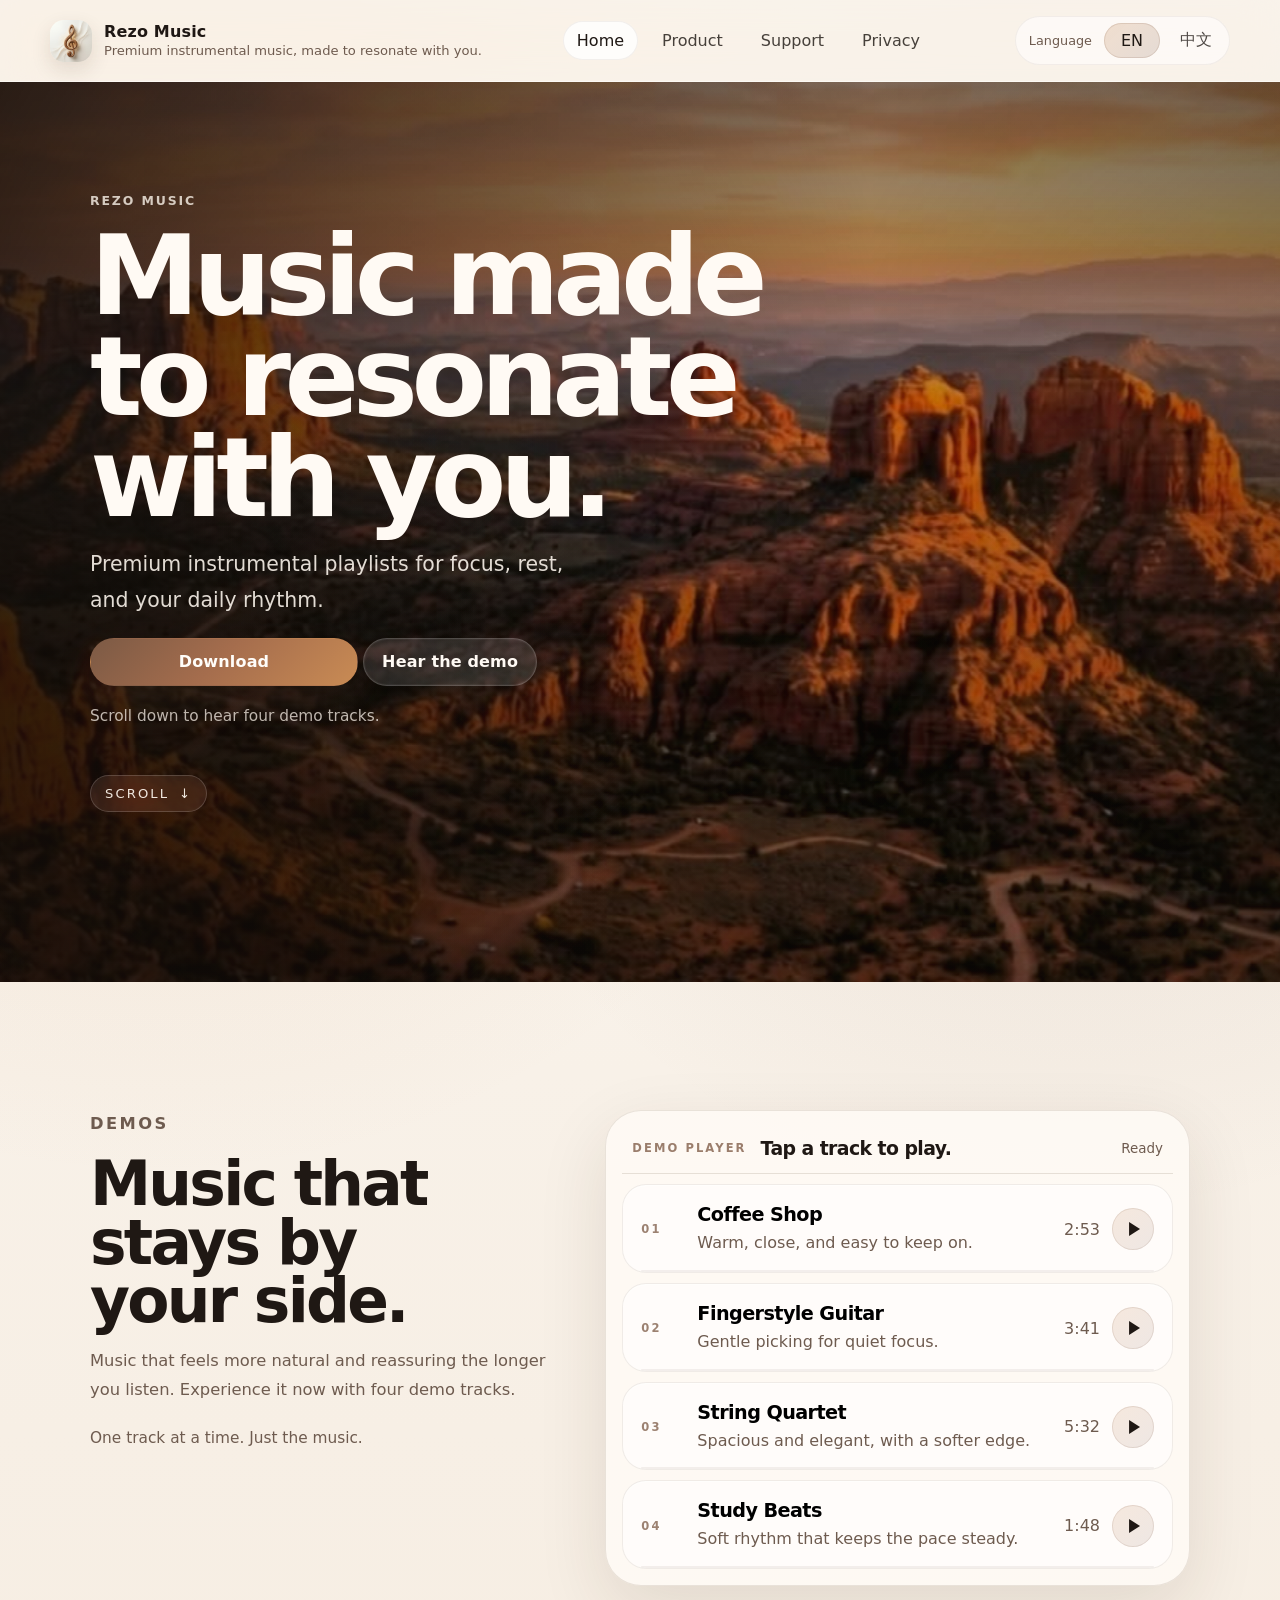
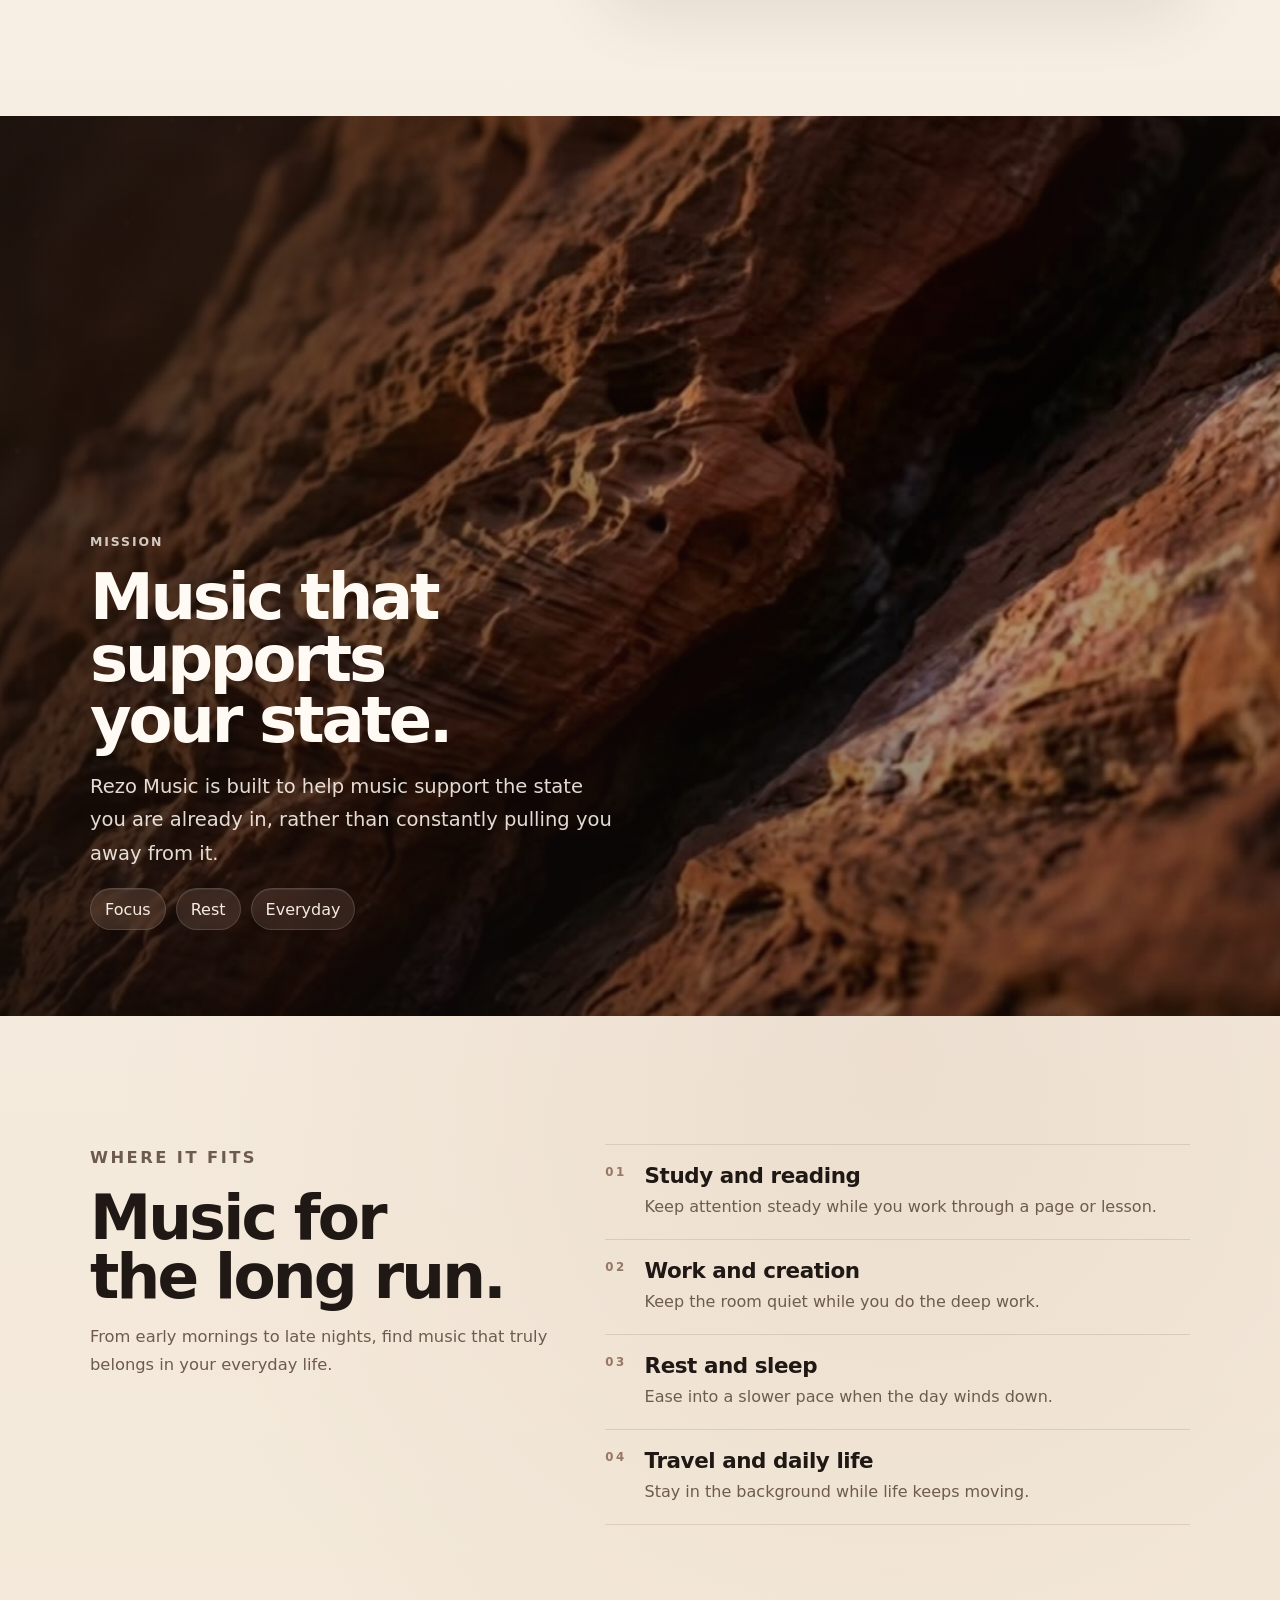
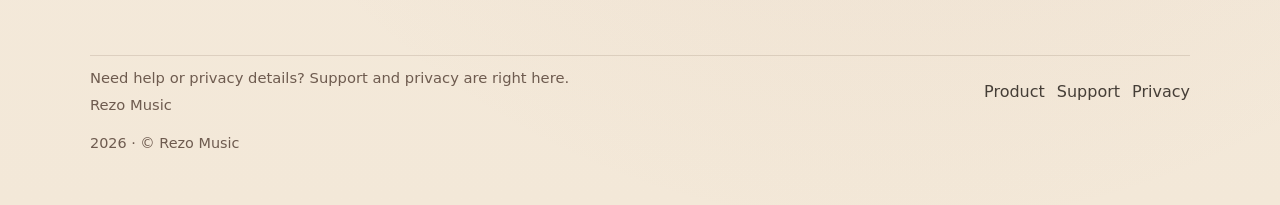
<file: index.html>
<!DOCTYPE html>
<html lang="en">
<head>
  <meta charset="UTF-8">
  <meta name="viewport" content="width=device-width, initial-scale=1.0">
  <meta name="description" content="Rezo Music is a premium instrumental music app for focus, rest, and daily listening.">
  <meta name="theme-color" content="#f6efe6">
  <meta name="application-name" content="Rezo Music">
  <meta name="robots" content="index,follow,max-image-preview:large,max-snippet:-1,max-video-preview:-1">
  <title>Rezo Music</title>
  <link rel="canonical" href="https://rezo.oaky.ltd/">
  <meta property="og:site_name" content="Rezo Music">
  <meta property="og:type" content="website">
  <meta property="og:title" content="Rezo Music">
  <meta property="og:description" content="Rezo Music is a premium instrumental music app for focus, rest, and daily listening.">
  <meta property="og:url" content="https://rezo.oaky.ltd/">
  <meta property="og:image" content="https://rezo.oaky.ltd/assets/video/home_first_screen_poster.jpg">
  <meta property="og:image:width" content="1132">
  <meta property="og:image:height" content="616">
  <meta name="twitter:card" content="summary_large_image">
  <meta name="twitter:title" content="Rezo Music">
  <meta name="twitter:description" content="Rezo Music is a premium instrumental music app for focus, rest, and daily listening.">
  <meta name="twitter:image" content="https://rezo.oaky.ltd/assets/video/home_first_screen_poster.jpg">
  <link rel="icon" type="image/png" sizes="16x16" href="assets/favicon-16.png">
  <link rel="icon" type="image/png" sizes="32x32" href="assets/favicon-32.png">
  <link rel="apple-touch-icon" sizes="180x180" href="assets/apple-touch-icon.png">
  <link rel="stylesheet" href="assets/site.css">
  <script defer src="assets/site.js"></script>
  <script type="application/ld+json">
  {
    "@context": "https://schema.org",
    "@graph": [
      {
        "@type": "WebSite",
        "@id": "https://rezo.oaky.ltd/#website",
        "url": "https://rezo.oaky.ltd/",
        "name": "Rezo Music",
        "description": "Rezo Music is a premium instrumental music app for focus, rest, and daily listening.",
        "inLanguage": "en-US"
      },
      {
        "@type": "Organization",
        "@id": "https://rezo.oaky.ltd/#organization",
        "name": "Rezo Music",
        "url": "https://rezo.oaky.ltd/",
        "logo": "https://rezo.oaky.ltd/assets/app-icon.png"
      },
      {
        "@type": "SoftwareApplication",
        "@id": "https://rezo.oaky.ltd/#app",
        "name": "Rezo Music",
        "operatingSystem": "iOS",
        "applicationCategory": "MusicApplication",
        "url": "https://rezo.oaky.ltd/",
        "image": "https://rezo.oaky.ltd/assets/video/home_first_screen_poster.jpg",
        "publisher": {
          "@id": "https://rezo.oaky.ltd/#organization"
        }
      }
    ]
  }
  </script>
</head>
<body data-page="index">
  <a class="skip-link" href="#content">Skip to content</a>

  <div class="site-shell">
    <header class="site-header">
      <div class="site-header__inner">
        <a class="brand" href="index.html" aria-label="Rezo Music home">
          <img class="brand__mark" src="assets/app-icon.png" alt="" aria-hidden="true">
          <span class="brand__text">
            <span class="brand__name" data-i18n-key="common.brand.name">Rezo Music</span>
            <span class="brand__sub" data-i18n-key="common.brand.subtitle">Premium instrumental music, made to resonate with you.</span>
          </span>
        </a>

        <nav class="site-nav" aria-label="Primary">
          <a class="site-nav__link" aria-current="page" href="index.html" data-i18n-key="common.nav.home">Home</a>
          <a class="site-nav__link" href="product.html" data-i18n-key="common.nav.product">Product</a>
          <a class="site-nav__link" href="support.html" data-i18n-key="common.nav.support">Support</a>
          <a class="site-nav__link" href="privacy.html" data-i18n-key="common.nav.privacy">Privacy</a>
        </nav>

        <div class="site-header__tools">
          <div class="lang-toggle" role="group" aria-label="Language">
            <span class="lang-toggle__label" data-i18n-key="common.lang.label">Language</span>
            <button class="lang-toggle__button" type="button" data-lang-option="en" aria-pressed="true">EN</button>
            <button class="lang-toggle__button" type="button" data-lang-option="zh" aria-pressed="false">中文</button>
          </div>
          <button class="site-menu-toggle" type="button" data-site-menu-toggle aria-expanded="false" aria-controls="site-menu-panel">
            <span class="site-menu-toggle__label" data-i18n-key="common.nav.menu">Menu</span>
            <span class="site-menu-toggle__icon" aria-hidden="true"></span>
          </button>
        </div>

        <div class="site-menu" id="site-menu-panel" data-site-menu hidden>
          <nav class="site-menu__nav" aria-label="Primary" data-site-menu-nav></nav>
        </div>
      </div>
    </header>

    <main class="page home-page" id="content">
      <section class="home-hero">
        <div class="home-hero__media" aria-hidden="true">
          <video class="home-hero__video" autoplay muted playsinline loop preload="auto" poster="assets/video/home_first_screen_poster.jpg" data-home-video>
            <source src="assets/video/home_first_screen.mp4" type="video/mp4">
            <source src="assets/video/home_first_screen.mov" type="video/quicktime">
          </video>
          <div class="home-hero__scrim"></div>
        </div>

        <div class="home-hero__inner">
          <div class="home-hero__copy reveal">
            <p class="home-hero__eyebrow" data-i18n-key="pages.index.hero.eyebrow">Rezo Music</p>
            <h1 data-i18n-key="pages.index.hero.title">Music made to resonate with you.</h1>
            <p class="home-hero__body" data-i18n-key="pages.index.hero.body">Premium instrumental playlists for focus, rest, and your daily rhythm.</p>
            <div class="home-hero__actions">
              <div class="home-hero__download-stack" data-download-cta>
                <button class="button button--primary home-hero__download-button" type="button" data-download-toggle aria-expanded="false" aria-controls="download-qr-popover">
                  <span data-i18n-key="pages.index.hero.primary">Download</span>
                </button>
                <div class="home-hero__download-popover" id="download-qr-popover" data-download-popover hidden aria-hidden="true">
                  <button class="home-hero__download-close" type="button" data-download-close>
                    <span data-i18n-key="pages.index.download.close">Close</span>
                  </button>
                  <img class="home-hero__download-qr" src="assets/qr_code/ios_app_store_qr_code.png" alt="QR code to download Rezo Music on iPhone">
                  <p class="home-hero__download-caption" data-i18n-key="pages.index.download.caption">Scan with your iPhone camera to download the app.</p>
                </div>
              </div>
              <a class="button button--secondary" href="#demos"><span data-i18n-key="pages.index.hero.secondary">Hear the demo</span></a>
            </div>
            <p class="home-hero__hint" data-i18n-key="pages.index.hero.hint">Scroll down to hear four demo tracks.</p>
          </div>

          <a class="home-hero__scroll" href="#demos">
            <span data-i18n-key="pages.index.hero.scroll">Scroll</span>
            <span aria-hidden="true">↓</span>
          </a>
        </div>
      </section>

      <section class="section home-demos" id="demos">
        <div class="section__inner home-demos__inner">
          <div class="section-copy home-demos__copy reveal">
            <p class="eyebrow" data-i18n-key="pages.index.demos.eyebrow">Demos</p>
            <h2 data-i18n-key="pages.index.demos.title">Music that stays by your side.</h2>
            <p data-i18n-key="pages.index.demos.body">Music that feels more natural and reassuring the longer you listen. Experience it now with four demo tracks.</p>
            <p class="home-demos__note" data-i18n-key="pages.index.demos.note">One track at a time. Just the music.</p>
          </div>

          <div class="demo-player reveal" data-demo-player>
            <div class="demo-player__status" aria-live="polite">
              <span class="demo-player__status-label" data-demo-status-label>Demo player</span>
              <span class="demo-player__status-track" data-demo-status-track>Tap a track to play.</span>
              <span class="demo-player__status-state" data-demo-status-state>Ready</span>
            </div>
            <audio class="demo-player__audio" data-demo-audio preload="none"></audio>

            <button class="demo-track" type="button" data-demo-track data-demo-src="assets/music/coffee_shop.mp3" aria-pressed="false">
              <span class="demo-track__index">01</span>
              <span class="demo-track__copy">
                <strong class="demo-track__title" data-i18n-key="pages.index.demos.track1.title">Coffee Shop</strong>
                <span class="demo-track__body" data-i18n-key="pages.index.demos.track1.body">Warm, close, and easy to keep on.</span>
              </span>
              <span class="demo-track__meta">
                <span class="demo-track__duration">2:53</span>
                <span class="demo-track__icon" aria-hidden="true"></span>
              </span>
              <span class="demo-track__progress" aria-hidden="true"><span></span></span>
            </button>

            <button class="demo-track" type="button" data-demo-track data-demo-src="assets/music/fingerstyle_guitar.mp3" aria-pressed="false">
              <span class="demo-track__index">02</span>
              <span class="demo-track__copy">
                <strong class="demo-track__title" data-i18n-key="pages.index.demos.track2.title">Fingerstyle Guitar</strong>
                <span class="demo-track__body" data-i18n-key="pages.index.demos.track2.body">Gentle picking for quiet focus.</span>
              </span>
              <span class="demo-track__meta">
                <span class="demo-track__duration">3:41</span>
                <span class="demo-track__icon" aria-hidden="true"></span>
              </span>
              <span class="demo-track__progress" aria-hidden="true"><span></span></span>
            </button>

            <button class="demo-track" type="button" data-demo-track data-demo-src="assets/music/strings_quartet.mp3" aria-pressed="false">
              <span class="demo-track__index">03</span>
              <span class="demo-track__copy">
                <strong class="demo-track__title" data-i18n-key="pages.index.demos.track3.title">String Quartet</strong>
                <span class="demo-track__body" data-i18n-key="pages.index.demos.track3.body">Spacious and elegant, with a softer edge.</span>
              </span>
              <span class="demo-track__meta">
                <span class="demo-track__duration">5:32</span>
                <span class="demo-track__icon" aria-hidden="true"></span>
              </span>
              <span class="demo-track__progress" aria-hidden="true"><span></span></span>
            </button>

            <button class="demo-track" type="button" data-demo-track data-demo-src="assets/music/study_beats.mp3" aria-pressed="false">
              <span class="demo-track__index">04</span>
              <span class="demo-track__copy">
                <strong class="demo-track__title" data-i18n-key="pages.index.demos.track4.title">Study Beats</strong>
                <span class="demo-track__body" data-i18n-key="pages.index.demos.track4.body">Soft rhythm that keeps the pace steady.</span>
              </span>
              <span class="demo-track__meta">
                <span class="demo-track__duration">1:48</span>
                <span class="demo-track__icon" aria-hidden="true"></span>
              </span>
              <span class="demo-track__progress" aria-hidden="true"><span></span></span>
            </button>
          </div>
        </div>
      </section>

      <section class="home-mission" id="mission">
        <div class="home-mission__media" aria-hidden="true">
          <video class="home-mission__video" autoplay muted playsinline loop preload="metadata" poster="assets/video/home_second_screen_poster.jpg" data-home-video>
            <source src="assets/video/home_second_screen.mp4" type="video/mp4">
            <source src="assets/video/home_second_screen.mov" type="video/quicktime">
          </video>
          <div class="home-mission__scrim"></div>
        </div>

        <div class="home-mission__inner">
          <div class="home-mission__copy reveal">
            <p class="eyebrow" data-i18n-key="pages.index.mission.eyebrow">Mission</p>
            <h2 data-i18n-key="pages.index.mission.title">Music that supports your state.</h2>
            <p class="home-mission__body" data-i18n-key="pages.index.mission.body">Rezo Music is built to help music support the state you are already in, rather than constantly pulling you away from it.</p>
            <div class="home-mission__tags" aria-label="Mission keywords">
              <span class="home-mission__tag" data-i18n-key="pages.index.mission.tag1">Focus</span>
              <span class="home-mission__tag" data-i18n-key="pages.index.mission.tag2">Rest</span>
              <span class="home-mission__tag" data-i18n-key="pages.index.mission.tag3">Everyday</span>
            </div>
          </div>
        </div>
      </section>

      <section class="section home-fit" id="fits">
        <div class="section__inner home-fit__inner">
          <div class="section-copy home-fit__copy reveal">
            <p class="eyebrow" data-i18n-key="pages.index.fit.eyebrow">Where it fits</p>
            <h2 data-i18n-key="pages.index.fit.title">Music for the long run.</h2>
            <p data-i18n-key="pages.index.fit.body">From early mornings to late nights, find music that truly belongs in your everyday life.</p>
          </div>

          <div class="fit-list reveal">
            <div class="fit-row">
              <span class="fit-row__index">01</span>
              <div class="fit-row__copy">
                <strong class="fit-row__title" data-i18n-key="pages.index.fit.point1.title">Study and reading</strong>
                <span class="fit-row__body" data-i18n-key="pages.index.fit.point1.body">Keep attention steady while you work through a page or lesson.</span>
              </div>
            </div>

            <div class="fit-row">
              <span class="fit-row__index">02</span>
              <div class="fit-row__copy">
                <strong class="fit-row__title" data-i18n-key="pages.index.fit.point2.title">Work and creation</strong>
                <span class="fit-row__body" data-i18n-key="pages.index.fit.point2.body">Keep the room quiet while you do the deep work.</span>
              </div>
            </div>

            <div class="fit-row">
              <span class="fit-row__index">03</span>
              <div class="fit-row__copy">
                <strong class="fit-row__title" data-i18n-key="pages.index.fit.point3.title">Rest and sleep</strong>
                <span class="fit-row__body" data-i18n-key="pages.index.fit.point3.body">Ease into a slower pace when the day winds down.</span>
              </div>
            </div>

            <div class="fit-row">
              <span class="fit-row__index">04</span>
              <div class="fit-row__copy">
                <strong class="fit-row__title" data-i18n-key="pages.index.fit.point4.title">Travel and daily life</strong>
                <span class="fit-row__body" data-i18n-key="pages.index.fit.point4.body">Stay in the background while life keeps moving.</span>
              </div>
            </div>
          </div>
        </div>
      </section>
    </main>

    <footer class="footer">
        <div class="footer__inner">
          <div class="footer__top">
            <div class="footer__meta">
            <span data-i18n-key="common.footer.cta">Need help or privacy details? Support and privacy are right here.</span>
            <span data-i18n-key="common.brand.name">Rezo Music</span>
          </div>
          <div class="footer__actions">
            <a class="footer__link" href="product.html" data-i18n-key="common.nav.product">Product</a>
            <a class="footer__link" href="support.html" data-i18n-key="common.nav.support">Support</a>
            <a class="footer__link" href="privacy.html" data-i18n-key="common.nav.privacy">Privacy</a>
          </div>
        </div>
        <div class="footer__right">
          <span data-current-year>2026</span>
          <span aria-hidden="true">·</span>
          <span data-i18n-key="common.footer.rights">© Rezo Music</span>
        </div>
      </div>
    </footer>
  </div>
</body>
</html>
</file>
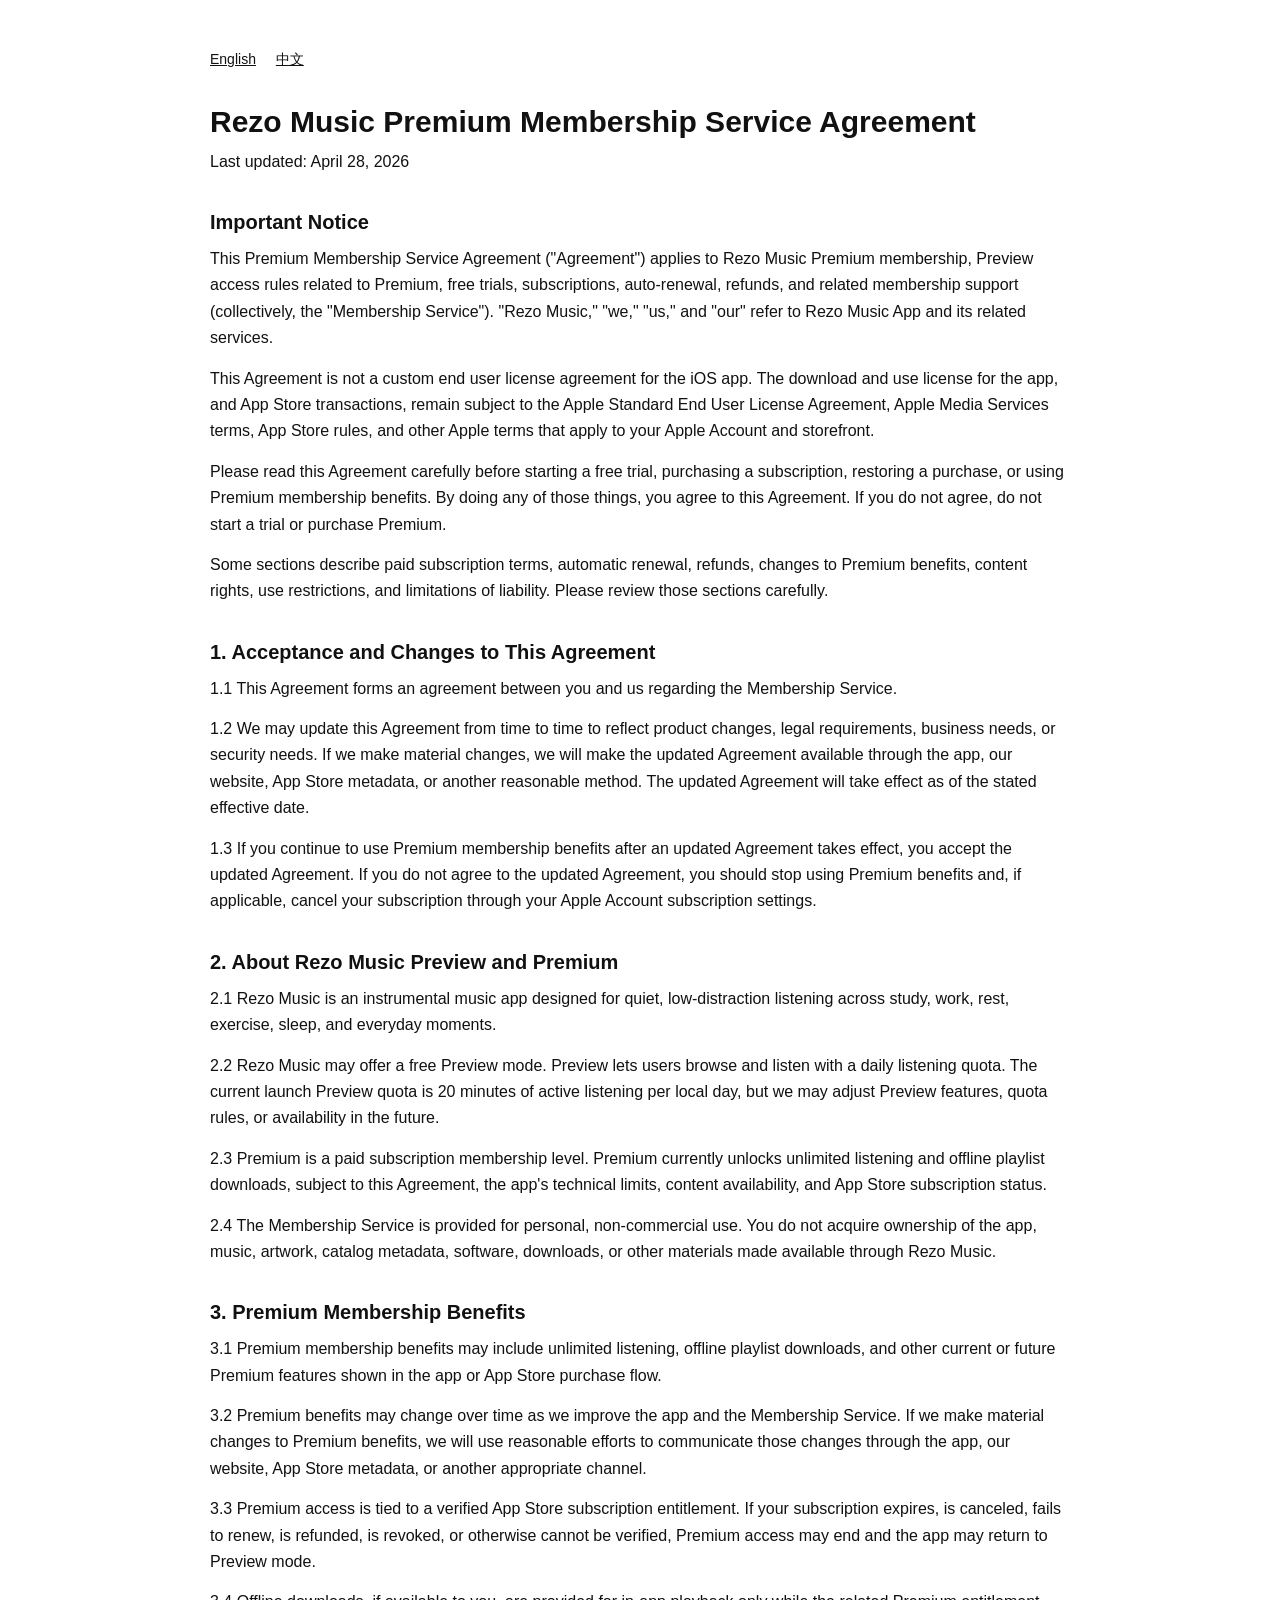
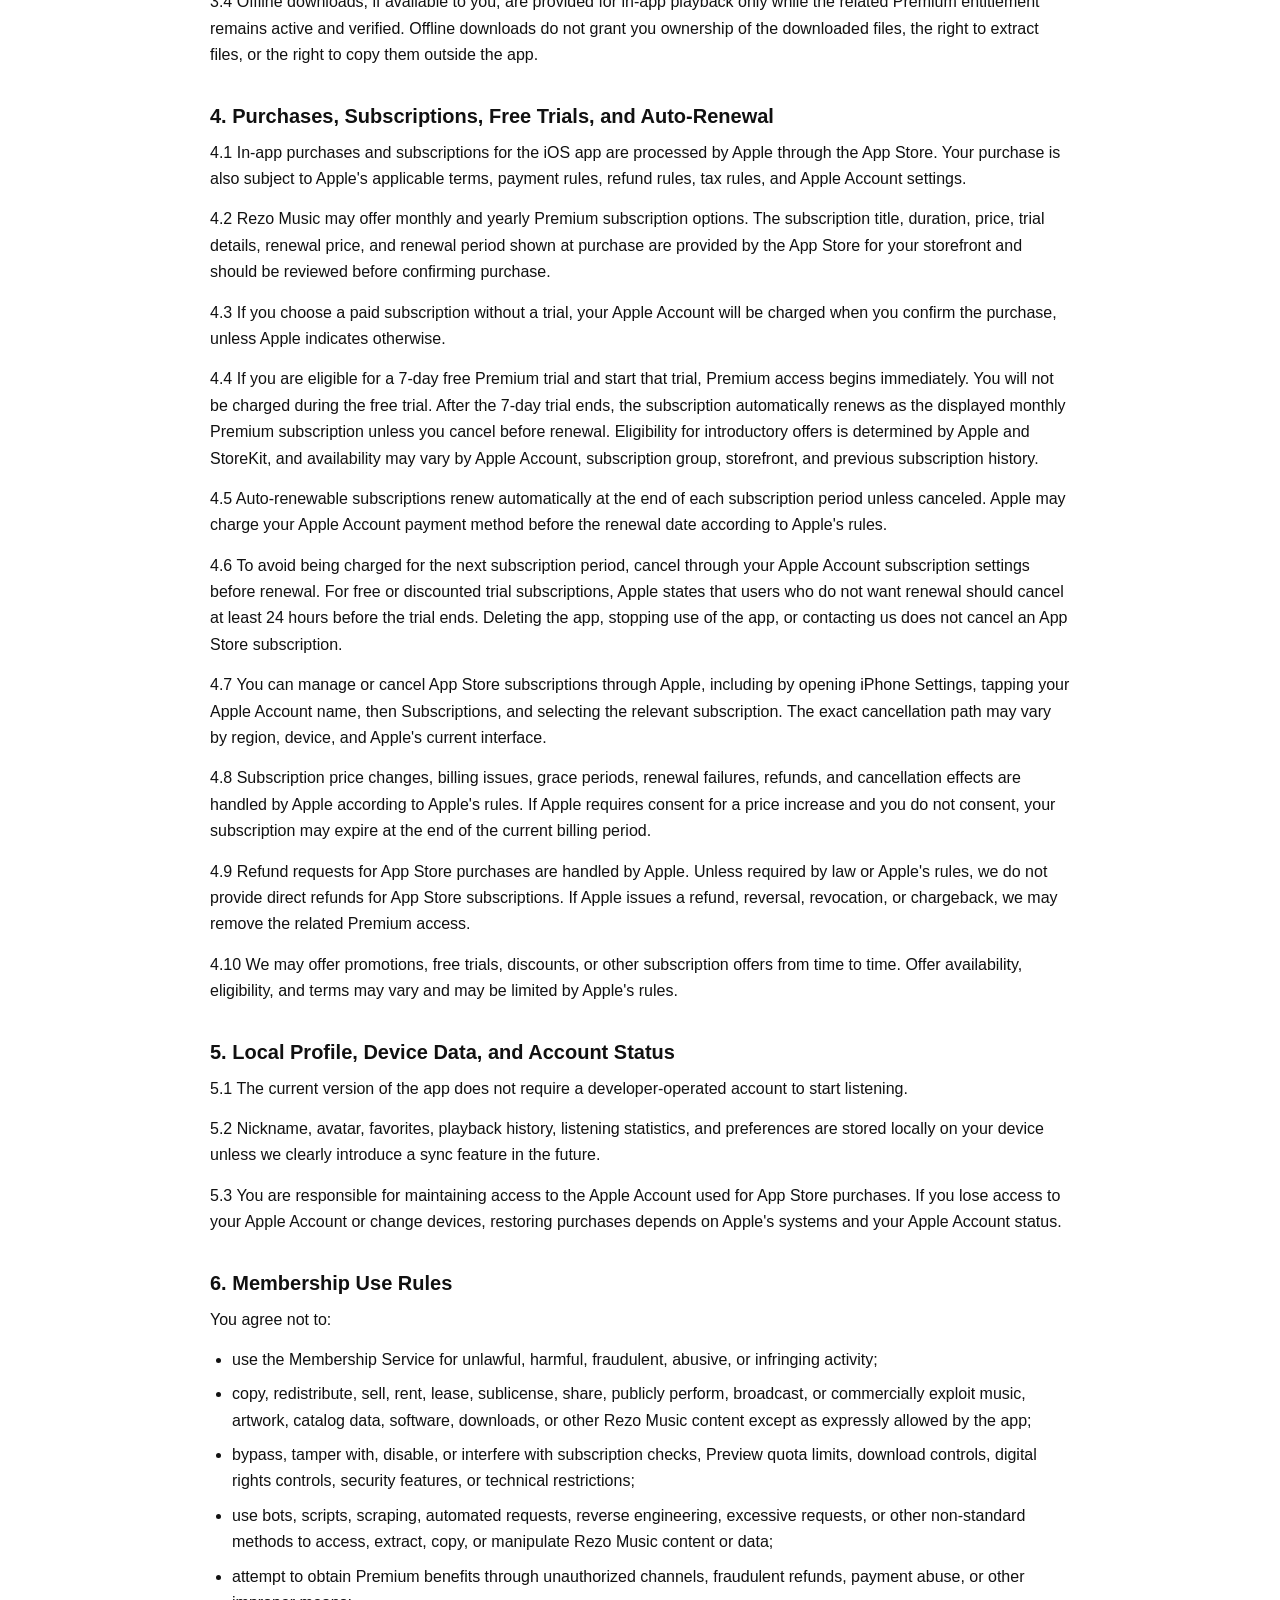
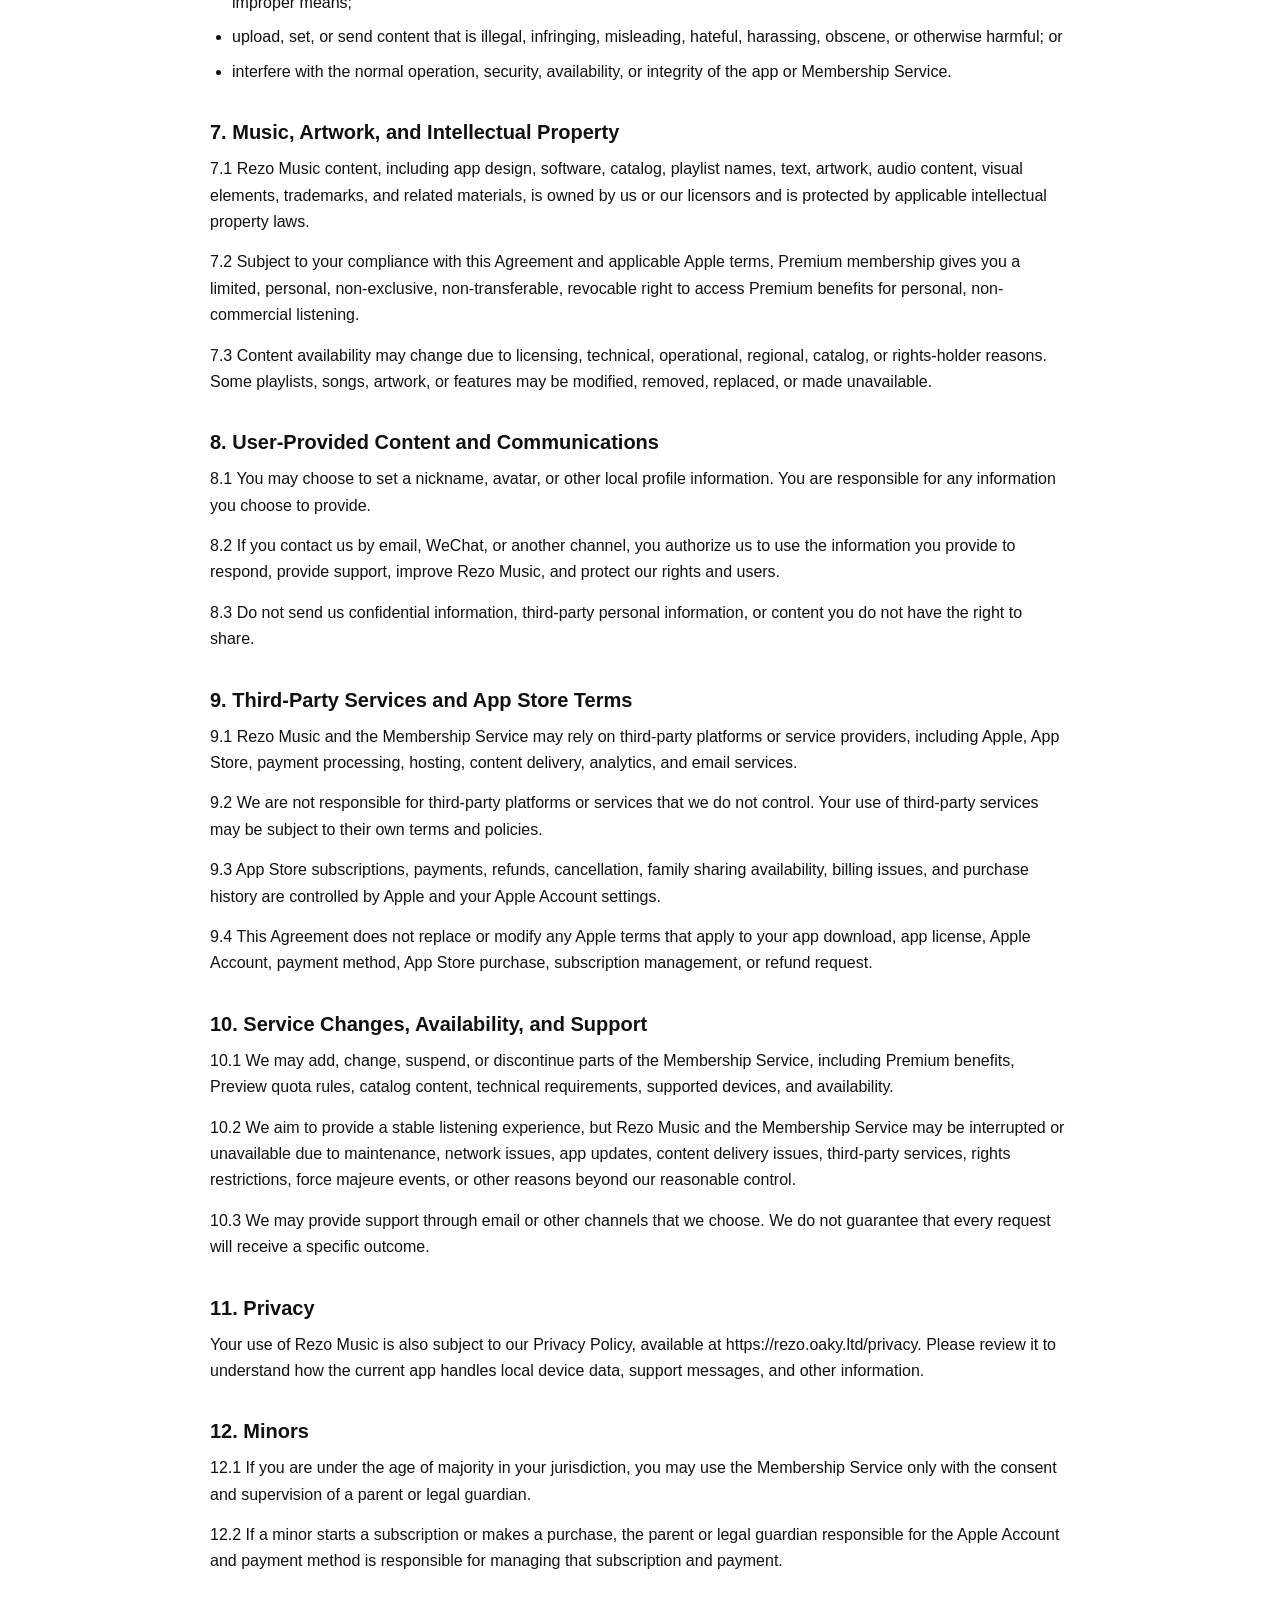
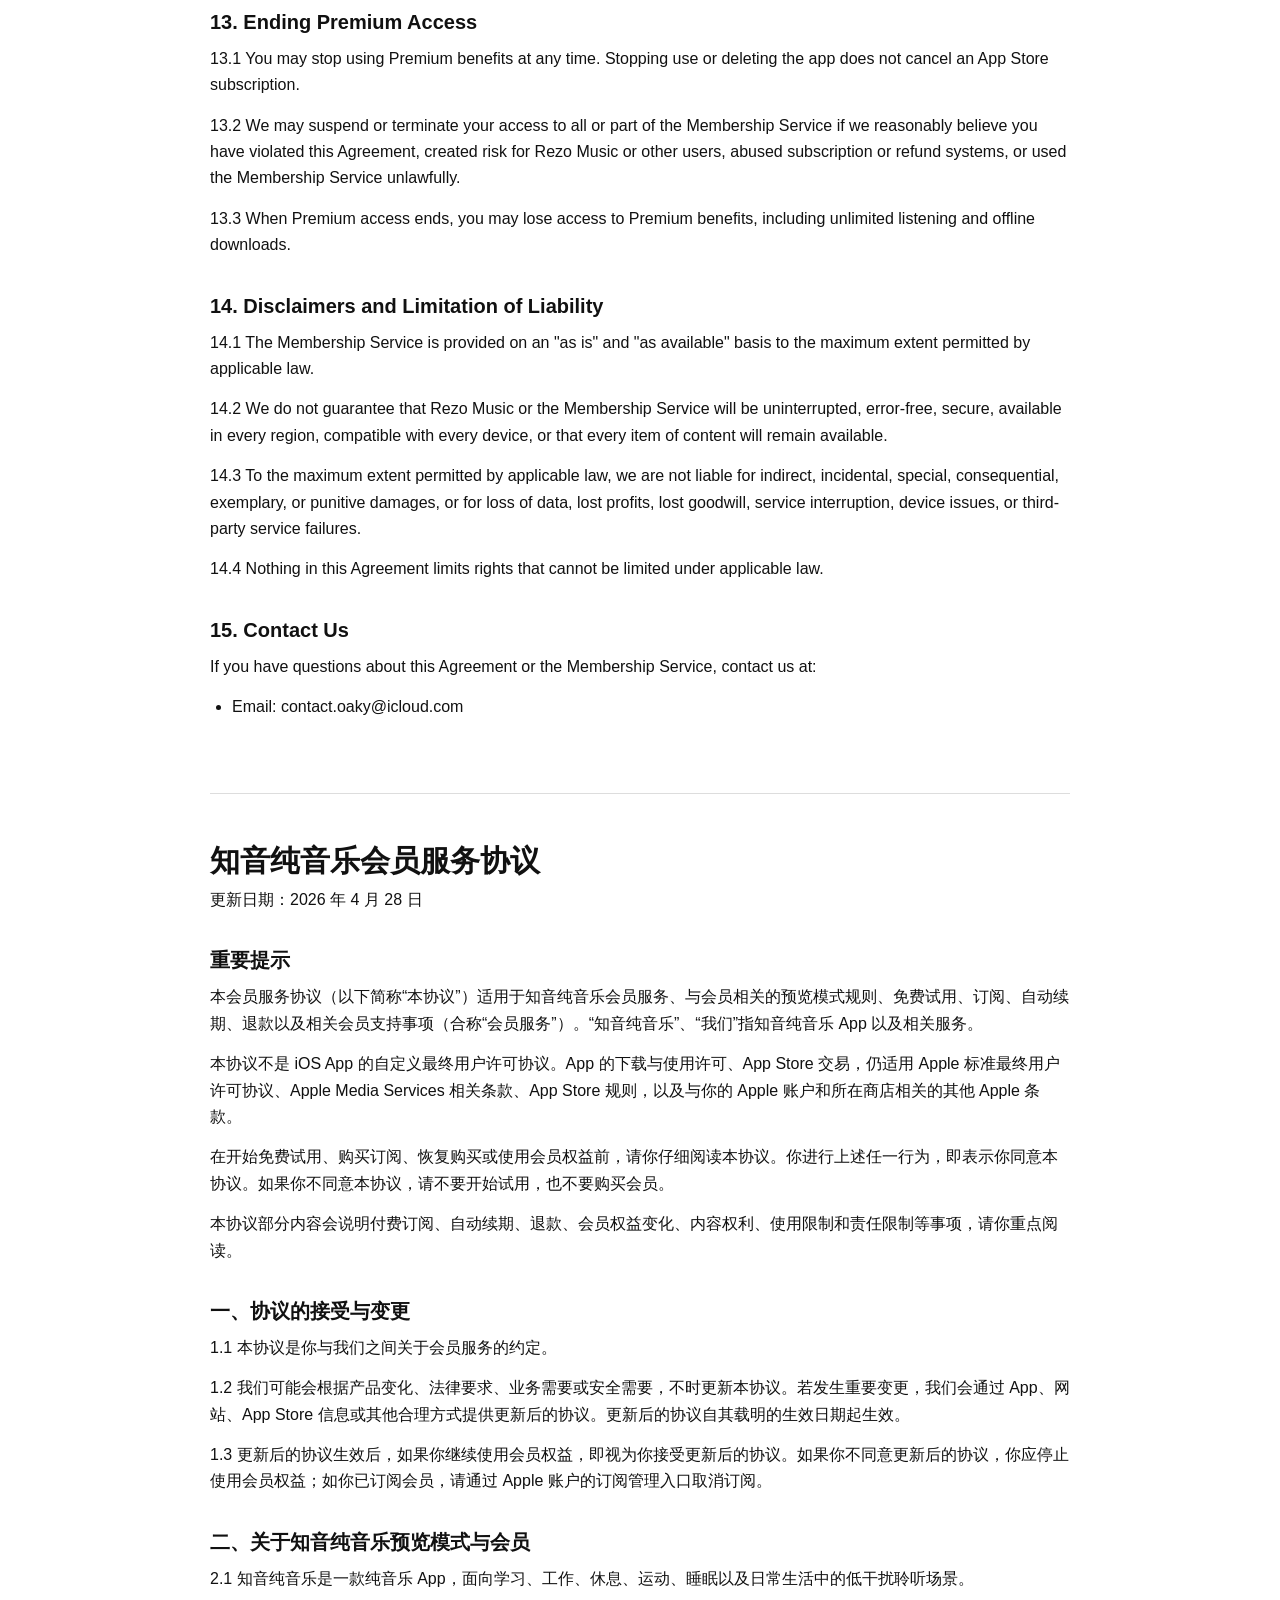
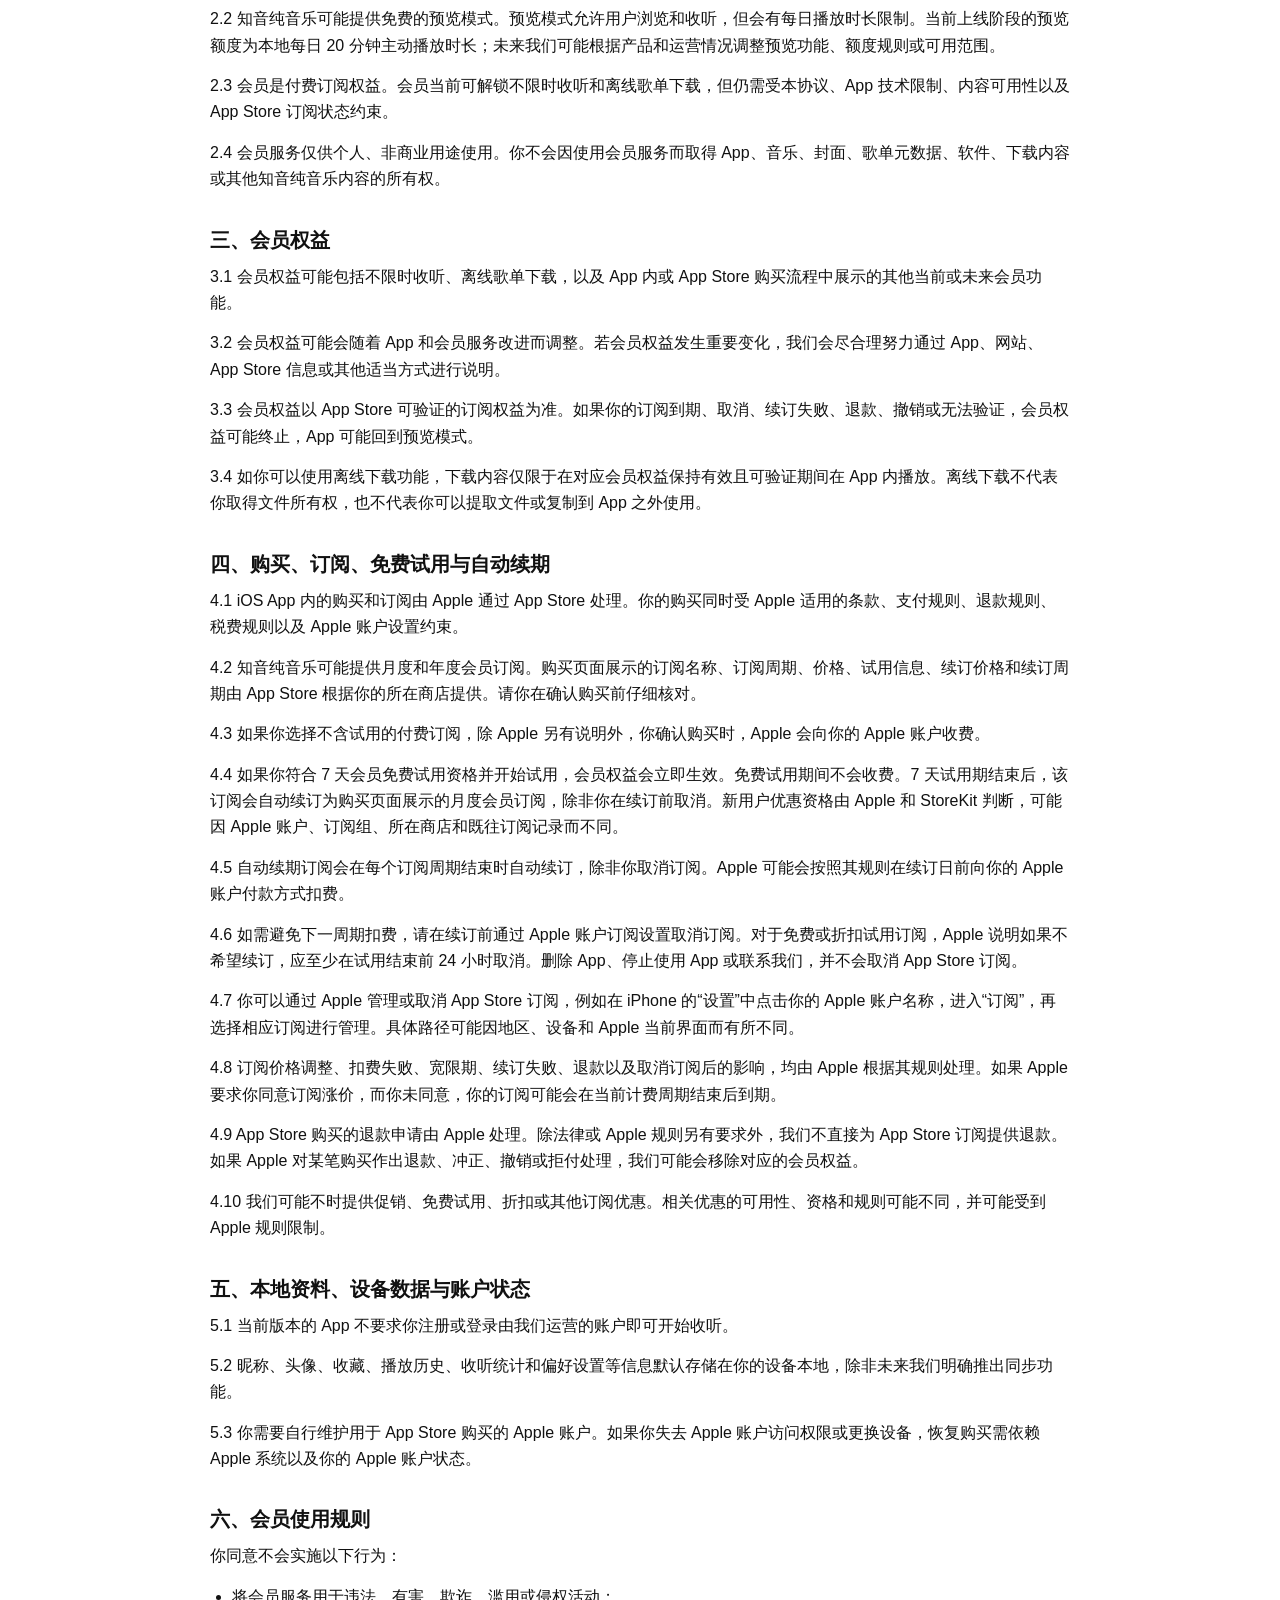
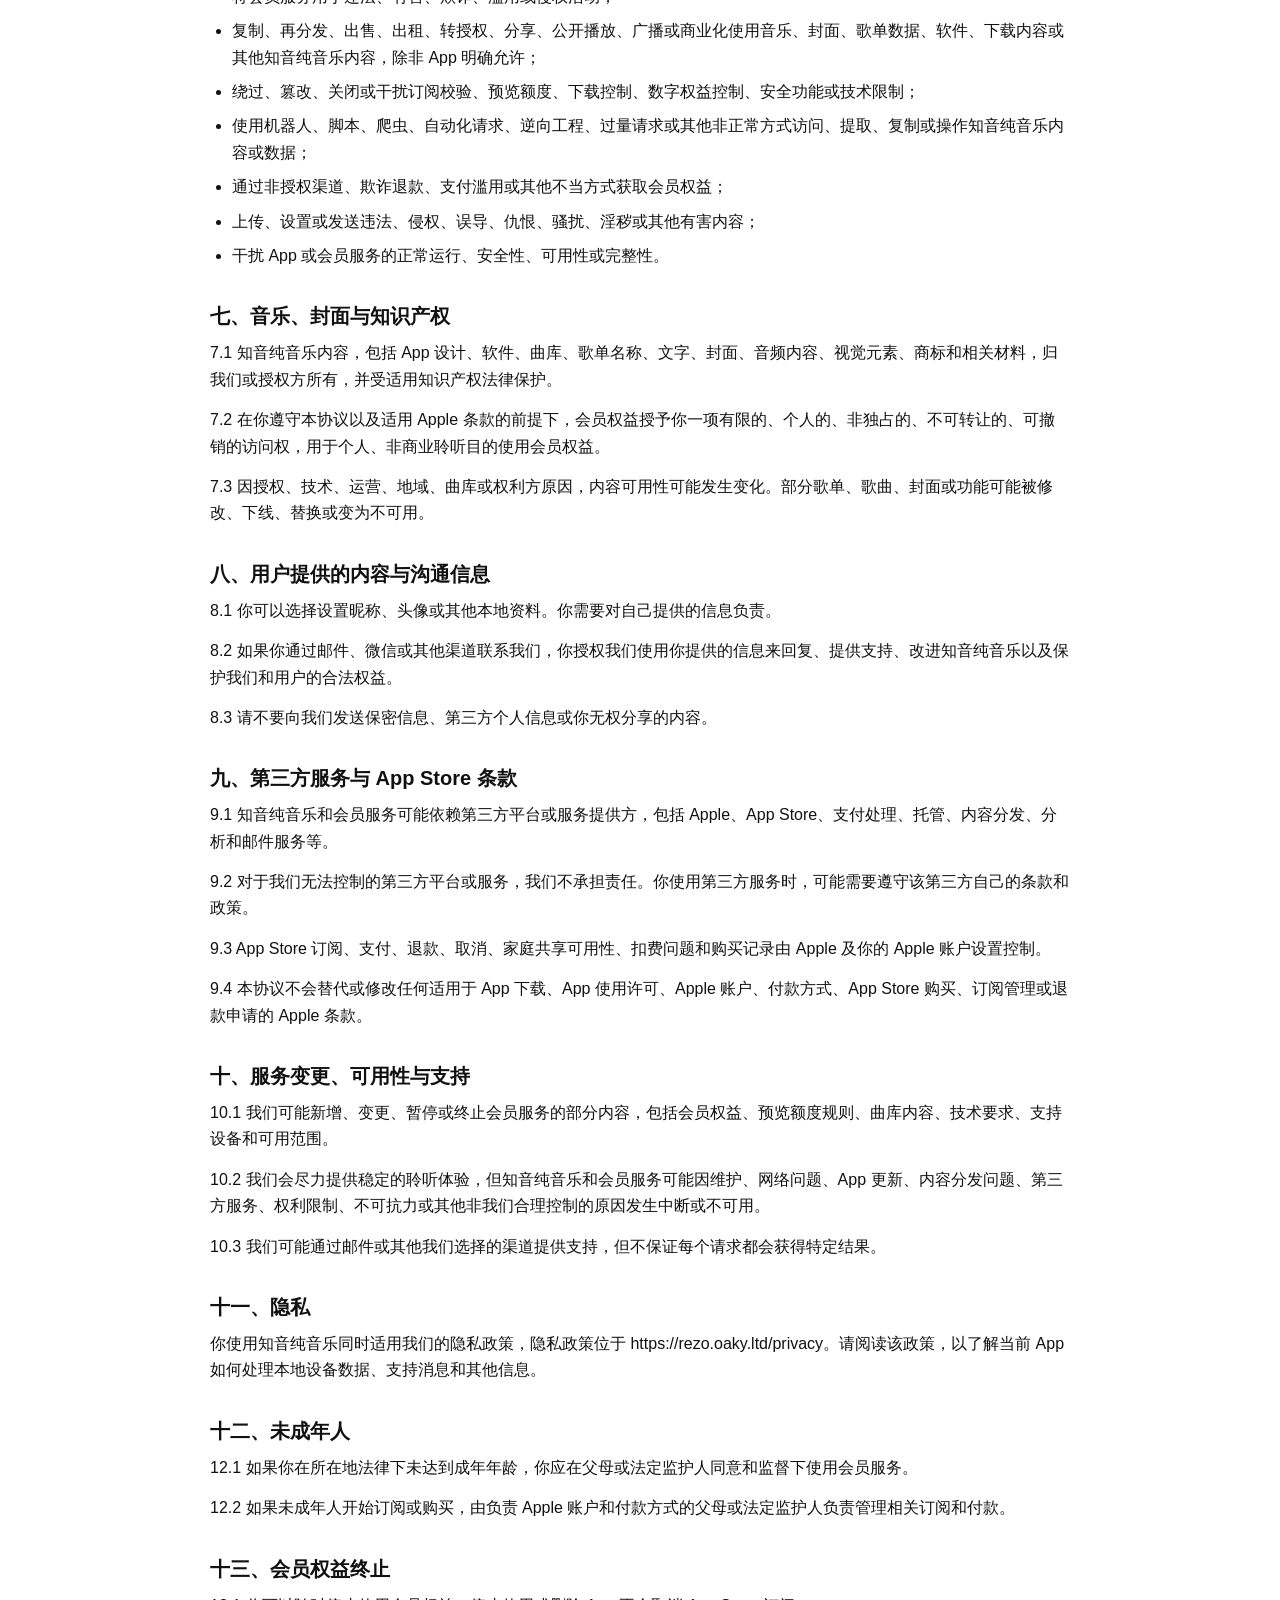
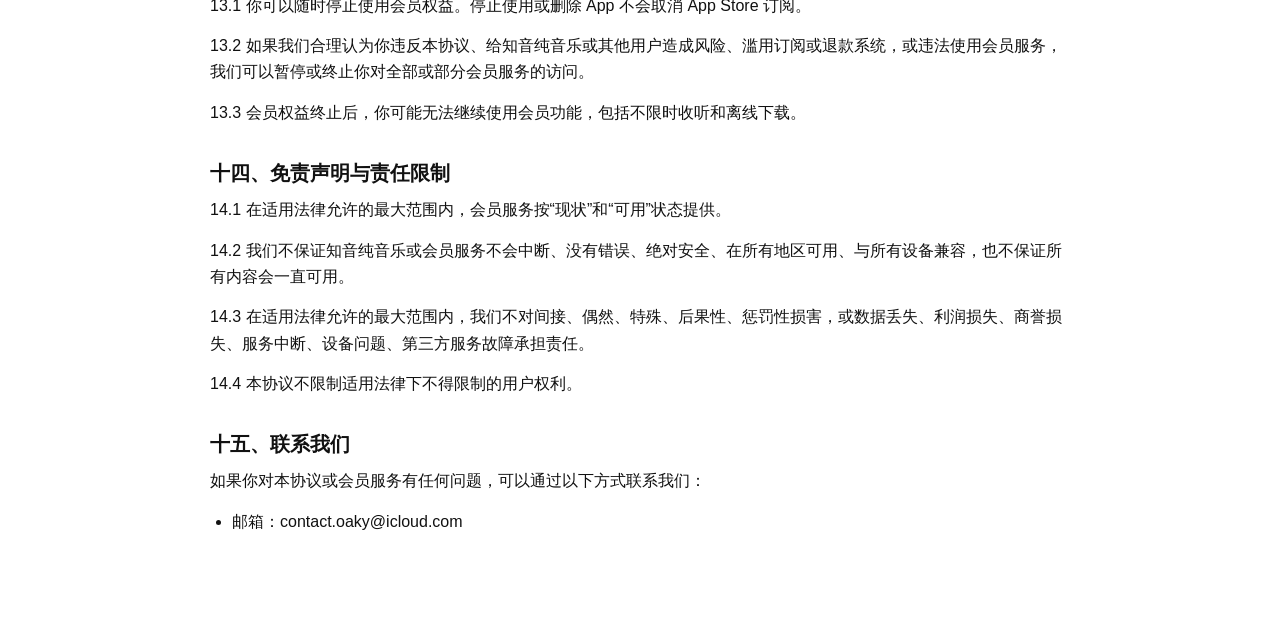
<file: agreement/index.html>
<!doctype html>
<html lang="en">
<head>
  <meta charset="utf-8">
  <meta name="viewport" content="width=device-width, initial-scale=1">
  <meta name="description" content="Premium Membership Service Agreement for the Rezo Music iOS app.">
  <meta name="robots" content="index,follow">
  <title>Premium Membership Service Agreement · Rezo Music</title>
  <link rel="canonical" href="https://rezo.oaky.ltd/agreement">
  <style>
    :root {
      color-scheme: light;
      font-family: -apple-system, BlinkMacSystemFont, "Segoe UI", sans-serif;
      background: #fff;
      color: #111;
    }

    body {
      margin: 0;
      background: #fff;
      color: #111;
      line-height: 1.65;
    }

    .terms-page {
      width: min(860px, calc(100% - 40px));
      margin: 0 auto;
      padding: 48px 0 72px;
    }

    .terms-language {
      margin-bottom: 32px;
      font-size: 14px;
    }

    .terms-language a {
      color: #111;
      margin-right: 16px;
    }

    .terms-doc + .terms-doc {
      margin-top: 72px;
      padding-top: 48px;
      border-top: 1px solid #ddd;
    }

    h1 {
      margin: 0 0 8px;
      font-size: 30px;
      line-height: 1.25;
      font-weight: 700;
    }

    h2 {
      margin: 34px 0 10px;
      font-size: 20px;
      line-height: 1.35;
      font-weight: 700;
    }

    p {
      margin: 0 0 14px;
    }

    ul {
      margin: 0 0 16px 22px;
      padding: 0;
    }

    li {
      margin: 0 0 8px;
    }

    @media (max-width: 640px) {
      .terms-page {
        width: min(100% - 28px, 860px);
        padding-top: 32px;
      }

      h1 {
        font-size: 25px;
      }

      h2 {
        font-size: 18px;
      }
    }
  </style>
</head>
<body>
  <div class="terms-page">
    <div class="terms-language" aria-label="Language">
      <a href="#english">English</a>
      <a href="#chinese">中文</a>
    </div>

    <div class="terms-doc" id="english" lang="en">
      <h1>Rezo Music Premium Membership Service Agreement</h1>
      <p>Last updated: April 28, 2026</p>
      <h2>Important Notice</h2>
      <p>This Premium Membership Service Agreement (&quot;Agreement&quot;) applies to Rezo Music Premium membership, Preview access rules related to Premium, free trials, subscriptions, auto-renewal, refunds, and related membership support (collectively, the &quot;Membership Service&quot;). &quot;Rezo Music,&quot; &quot;we,&quot; &quot;us,&quot; and &quot;our&quot; refer to Rezo Music App and its related services.</p>
      <p>This Agreement is not a custom end user license agreement for the iOS app. The download and use license for the app, and App Store transactions, remain subject to the Apple Standard End User License Agreement, Apple Media Services terms, App Store rules, and other Apple terms that apply to your Apple Account and storefront.</p>
      <p>Please read this Agreement carefully before starting a free trial, purchasing a subscription, restoring a purchase, or using Premium membership benefits. By doing any of those things, you agree to this Agreement. If you do not agree, do not start a trial or purchase Premium.</p>
      <p>Some sections describe paid subscription terms, automatic renewal, refunds, changes to Premium benefits, content rights, use restrictions, and limitations of liability. Please review those sections carefully.</p>
      <h2>1. Acceptance and Changes to This Agreement</h2>
      <p>1.1 This Agreement forms an agreement between you and us regarding the Membership Service.</p>
      <p>1.2 We may update this Agreement from time to time to reflect product changes, legal requirements, business needs, or security needs. If we make material changes, we will make the updated Agreement available through the app, our website, App Store metadata, or another reasonable method. The updated Agreement will take effect as of the stated effective date.</p>
      <p>1.3 If you continue to use Premium membership benefits after an updated Agreement takes effect, you accept the updated Agreement. If you do not agree to the updated Agreement, you should stop using Premium benefits and, if applicable, cancel your subscription through your Apple Account subscription settings.</p>
      <h2>2. About Rezo Music Preview and Premium</h2>
      <p>2.1 Rezo Music is an instrumental music app designed for quiet, low-distraction listening across study, work, rest, exercise, sleep, and everyday moments.</p>
      <p>2.2 Rezo Music may offer a free Preview mode. Preview lets users browse and listen with a daily listening quota. The current launch Preview quota is 20 minutes of active listening per local day, but we may adjust Preview features, quota rules, or availability in the future.</p>
      <p>2.3 Premium is a paid subscription membership level. Premium currently unlocks unlimited listening and offline playlist downloads, subject to this Agreement, the app's technical limits, content availability, and App Store subscription status.</p>
      <p>2.4 The Membership Service is provided for personal, non-commercial use. You do not acquire ownership of the app, music, artwork, catalog metadata, software, downloads, or other materials made available through Rezo Music.</p>
      <h2>3. Premium Membership Benefits</h2>
      <p>3.1 Premium membership benefits may include unlimited listening, offline playlist downloads, and other current or future Premium features shown in the app or App Store purchase flow.</p>
      <p>3.2 Premium benefits may change over time as we improve the app and the Membership Service. If we make material changes to Premium benefits, we will use reasonable efforts to communicate those changes through the app, our website, App Store metadata, or another appropriate channel.</p>
      <p>3.3 Premium access is tied to a verified App Store subscription entitlement. If your subscription expires, is canceled, fails to renew, is refunded, is revoked, or otherwise cannot be verified, Premium access may end and the app may return to Preview mode.</p>
      <p>3.4 Offline downloads, if available to you, are provided for in-app playback only while the related Premium entitlement remains active and verified. Offline downloads do not grant you ownership of the downloaded files, the right to extract files, or the right to copy them outside the app.</p>
      <h2>4. Purchases, Subscriptions, Free Trials, and Auto-Renewal</h2>
      <p>4.1 In-app purchases and subscriptions for the iOS app are processed by Apple through the App Store. Your purchase is also subject to Apple's applicable terms, payment rules, refund rules, tax rules, and Apple Account settings.</p>
      <p>4.2 Rezo Music may offer monthly and yearly Premium subscription options. The subscription title, duration, price, trial details, renewal price, and renewal period shown at purchase are provided by the App Store for your storefront and should be reviewed before confirming purchase.</p>
      <p>4.3 If you choose a paid subscription without a trial, your Apple Account will be charged when you confirm the purchase, unless Apple indicates otherwise.</p>
      <p>4.4 If you are eligible for a 7-day free Premium trial and start that trial, Premium access begins immediately. You will not be charged during the free trial. After the 7-day trial ends, the subscription automatically renews as the displayed monthly Premium subscription unless you cancel before renewal. Eligibility for introductory offers is determined by Apple and StoreKit, and availability may vary by Apple Account, subscription group, storefront, and previous subscription history.</p>
      <p>4.5 Auto-renewable subscriptions renew automatically at the end of each subscription period unless canceled. Apple may charge your Apple Account payment method before the renewal date according to Apple's rules.</p>
      <p>4.6 To avoid being charged for the next subscription period, cancel through your Apple Account subscription settings before renewal. For free or discounted trial subscriptions, Apple states that users who do not want renewal should cancel at least 24 hours before the trial ends. Deleting the app, stopping use of the app, or contacting us does not cancel an App Store subscription.</p>
      <p>4.7 You can manage or cancel App Store subscriptions through Apple, including by opening iPhone Settings, tapping your Apple Account name, then Subscriptions, and selecting the relevant subscription. The exact cancellation path may vary by region, device, and Apple's current interface.</p>
      <p>4.8 Subscription price changes, billing issues, grace periods, renewal failures, refunds, and cancellation effects are handled by Apple according to Apple's rules. If Apple requires consent for a price increase and you do not consent, your subscription may expire at the end of the current billing period.</p>
      <p>4.9 Refund requests for App Store purchases are handled by Apple. Unless required by law or Apple's rules, we do not provide direct refunds for App Store subscriptions. If Apple issues a refund, reversal, revocation, or chargeback, we may remove the related Premium access.</p>
      <p>4.10 We may offer promotions, free trials, discounts, or other subscription offers from time to time. Offer availability, eligibility, and terms may vary and may be limited by Apple's rules.</p>
      <h2>5. Local Profile, Device Data, and Account Status</h2>
      <p>5.1 The current version of the app does not require a developer-operated account to start listening.</p>
      <p>5.2 Nickname, avatar, favorites, playback history, listening statistics, and preferences are stored locally on your device unless we clearly introduce a sync feature in the future.</p>
      <p>5.3 You are responsible for maintaining access to the Apple Account used for App Store purchases. If you lose access to your Apple Account or change devices, restoring purchases depends on Apple's systems and your Apple Account status.</p>
      <h2>6. Membership Use Rules</h2>
      <p>You agree not to:</p>
      <ul>
        <li>use the Membership Service for unlawful, harmful, fraudulent, abusive, or infringing activity;</li>
        <li>copy, redistribute, sell, rent, lease, sublicense, share, publicly perform, broadcast, or commercially exploit music, artwork, catalog data, software, downloads, or other Rezo Music content except as expressly allowed by the app;</li>
        <li>bypass, tamper with, disable, or interfere with subscription checks, Preview quota limits, download controls, digital rights controls, security features, or technical restrictions;</li>
        <li>use bots, scripts, scraping, automated requests, reverse engineering, excessive requests, or other non-standard methods to access, extract, copy, or manipulate Rezo Music content or data;</li>
        <li>attempt to obtain Premium benefits through unauthorized channels, fraudulent refunds, payment abuse, or other improper means;</li>
        <li>upload, set, or send content that is illegal, infringing, misleading, hateful, harassing, obscene, or otherwise harmful; or</li>
        <li>interfere with the normal operation, security, availability, or integrity of the app or Membership Service.</li>
      </ul>
      <h2>7. Music, Artwork, and Intellectual Property</h2>
      <p>7.1 Rezo Music content, including app design, software, catalog, playlist names, text, artwork, audio content, visual elements, trademarks, and related materials, is owned by us or our licensors and is protected by applicable intellectual property laws.</p>
      <p>7.2 Subject to your compliance with this Agreement and applicable Apple terms, Premium membership gives you a limited, personal, non-exclusive, non-transferable, revocable right to access Premium benefits for personal, non-commercial listening.</p>
      <p>7.3 Content availability may change due to licensing, technical, operational, regional, catalog, or rights-holder reasons. Some playlists, songs, artwork, or features may be modified, removed, replaced, or made unavailable.</p>
      <h2>8. User-Provided Content and Communications</h2>
      <p>8.1 You may choose to set a nickname, avatar, or other local profile information. You are responsible for any information you choose to provide.</p>
      <p>8.2 If you contact us by email, WeChat, or another channel, you authorize us to use the information you provide to respond, provide support, improve Rezo Music, and protect our rights and users.</p>
      <p>8.3 Do not send us confidential information, third-party personal information, or content you do not have the right to share.</p>
      <h2>9. Third-Party Services and App Store Terms</h2>
      <p>9.1 Rezo Music and the Membership Service may rely on third-party platforms or service providers, including Apple, App Store, payment processing, hosting, content delivery, analytics, and email services.</p>
      <p>9.2 We are not responsible for third-party platforms or services that we do not control. Your use of third-party services may be subject to their own terms and policies.</p>
      <p>9.3 App Store subscriptions, payments, refunds, cancellation, family sharing availability, billing issues, and purchase history are controlled by Apple and your Apple Account settings.</p>
      <p>9.4 This Agreement does not replace or modify any Apple terms that apply to your app download, app license, Apple Account, payment method, App Store purchase, subscription management, or refund request.</p>
      <h2>10. Service Changes, Availability, and Support</h2>
      <p>10.1 We may add, change, suspend, or discontinue parts of the Membership Service, including Premium benefits, Preview quota rules, catalog content, technical requirements, supported devices, and availability.</p>
      <p>10.2 We aim to provide a stable listening experience, but Rezo Music and the Membership Service may be interrupted or unavailable due to maintenance, network issues, app updates, content delivery issues, third-party services, rights restrictions, force majeure events, or other reasons beyond our reasonable control.</p>
      <p>10.3 We may provide support through email or other channels that we choose. We do not guarantee that every request will receive a specific outcome.</p>
      <h2>11. Privacy</h2>
      <p>Your use of Rezo Music is also subject to our Privacy Policy, available at https://rezo.oaky.ltd/privacy. Please review it to understand how the current app handles local device data, support messages, and other information.</p>
      <h2>12. Minors</h2>
      <p>12.1 If you are under the age of majority in your jurisdiction, you may use the Membership Service only with the consent and supervision of a parent or legal guardian.</p>
      <p>12.2 If a minor starts a subscription or makes a purchase, the parent or legal guardian responsible for the Apple Account and payment method is responsible for managing that subscription and payment.</p>
      <h2>13. Ending Premium Access</h2>
      <p>13.1 You may stop using Premium benefits at any time. Stopping use or deleting the app does not cancel an App Store subscription.</p>
      <p>13.2 We may suspend or terminate your access to all or part of the Membership Service if we reasonably believe you have violated this Agreement, created risk for Rezo Music or other users, abused subscription or refund systems, or used the Membership Service unlawfully.</p>
      <p>13.3 When Premium access ends, you may lose access to Premium benefits, including unlimited listening and offline downloads.</p>
      <h2>14. Disclaimers and Limitation of Liability</h2>
      <p>14.1 The Membership Service is provided on an &quot;as is&quot; and &quot;as available&quot; basis to the maximum extent permitted by applicable law.</p>
      <p>14.2 We do not guarantee that Rezo Music or the Membership Service will be uninterrupted, error-free, secure, available in every region, compatible with every device, or that every item of content will remain available.</p>
      <p>14.3 To the maximum extent permitted by applicable law, we are not liable for indirect, incidental, special, consequential, exemplary, or punitive damages, or for loss of data, lost profits, lost goodwill, service interruption, device issues, or third-party service failures.</p>
      <p>14.4 Nothing in this Agreement limits rights that cannot be limited under applicable law.</p>
      <h2>15. Contact Us</h2>
      <p>If you have questions about this Agreement or the Membership Service, contact us at:</p>
      <ul>
        <li>Email: contact.oaky@icloud.com</li>
      </ul>
    </div>

    <div class="terms-doc" id="chinese" lang="zh-Hans">
      <h1>知音纯音乐会员服务协议</h1>
      <p>更新日期：2026 年 4 月 28 日</p>
      <h2>重要提示</h2>
      <p>本会员服务协议（以下简称“本协议”）适用于知音纯音乐会员服务、与会员相关的预览模式规则、免费试用、订阅、自动续期、退款以及相关会员支持事项（合称“会员服务”）。“知音纯音乐”、“我们”指知音纯音乐 App 以及相关服务。</p>
      <p>本协议不是 iOS App 的自定义最终用户许可协议。App 的下载与使用许可、App Store 交易，仍适用 Apple 标准最终用户许可协议、Apple Media Services 相关条款、App Store 规则，以及与你的 Apple 账户和所在商店相关的其他 Apple 条款。</p>
      <p>在开始免费试用、购买订阅、恢复购买或使用会员权益前，请你仔细阅读本协议。你进行上述任一行为，即表示你同意本协议。如果你不同意本协议，请不要开始试用，也不要购买会员。</p>
      <p>本协议部分内容会说明付费订阅、自动续期、退款、会员权益变化、内容权利、使用限制和责任限制等事项，请你重点阅读。</p>
      <h2>一、协议的接受与变更</h2>
      <p>1.1 本协议是你与我们之间关于会员服务的约定。</p>
      <p>1.2 我们可能会根据产品变化、法律要求、业务需要或安全需要，不时更新本协议。若发生重要变更，我们会通过 App、网站、App Store 信息或其他合理方式提供更新后的协议。更新后的协议自其载明的生效日期起生效。</p>
      <p>1.3 更新后的协议生效后，如果你继续使用会员权益，即视为你接受更新后的协议。如果你不同意更新后的协议，你应停止使用会员权益；如你已订阅会员，请通过 Apple 账户的订阅管理入口取消订阅。</p>
      <h2>二、关于知音纯音乐预览模式与会员</h2>
      <p>2.1 知音纯音乐是一款纯音乐 App，面向学习、工作、休息、运动、睡眠以及日常生活中的低干扰聆听场景。</p>
      <p>2.2 知音纯音乐可能提供免费的预览模式。预览模式允许用户浏览和收听，但会有每日播放时长限制。当前上线阶段的预览额度为本地每日 20 分钟主动播放时长；未来我们可能根据产品和运营情况调整预览功能、额度规则或可用范围。</p>
      <p>2.3 会员是付费订阅权益。会员当前可解锁不限时收听和离线歌单下载，但仍需受本协议、App 技术限制、内容可用性以及 App Store 订阅状态约束。</p>
      <p>2.4 会员服务仅供个人、非商业用途使用。你不会因使用会员服务而取得 App、音乐、封面、歌单元数据、软件、下载内容或其他知音纯音乐内容的所有权。</p>
      <h2>三、会员权益</h2>
      <p>3.1 会员权益可能包括不限时收听、离线歌单下载，以及 App 内或 App Store 购买流程中展示的其他当前或未来会员功能。</p>
      <p>3.2 会员权益可能会随着 App 和会员服务改进而调整。若会员权益发生重要变化，我们会尽合理努力通过 App、网站、App Store 信息或其他适当方式进行说明。</p>
      <p>3.3 会员权益以 App Store 可验证的订阅权益为准。如果你的订阅到期、取消、续订失败、退款、撤销或无法验证，会员权益可能终止，App 可能回到预览模式。</p>
      <p>3.4 如你可以使用离线下载功能，下载内容仅限于在对应会员权益保持有效且可验证期间在 App 内播放。离线下载不代表你取得文件所有权，也不代表你可以提取文件或复制到 App 之外使用。</p>
      <h2>四、购买、订阅、免费试用与自动续期</h2>
      <p>4.1 iOS App 内的购买和订阅由 Apple 通过 App Store 处理。你的购买同时受 Apple 适用的条款、支付规则、退款规则、税费规则以及 Apple 账户设置约束。</p>
      <p>4.2 知音纯音乐可能提供月度和年度会员订阅。购买页面展示的订阅名称、订阅周期、价格、试用信息、续订价格和续订周期由 App Store 根据你的所在商店提供。请你在确认购买前仔细核对。</p>
      <p>4.3 如果你选择不含试用的付费订阅，除 Apple 另有说明外，你确认购买时，Apple 会向你的 Apple 账户收费。</p>
      <p>4.4 如果你符合 7 天会员免费试用资格并开始试用，会员权益会立即生效。免费试用期间不会收费。7 天试用期结束后，该订阅会自动续订为购买页面展示的月度会员订阅，除非你在续订前取消。新用户优惠资格由 Apple 和 StoreKit 判断，可能因 Apple 账户、订阅组、所在商店和既往订阅记录而不同。</p>
      <p>4.5 自动续期订阅会在每个订阅周期结束时自动续订，除非你取消订阅。Apple 可能会按照其规则在续订日前向你的 Apple 账户付款方式扣费。</p>
      <p>4.6 如需避免下一周期扣费，请在续订前通过 Apple 账户订阅设置取消订阅。对于免费或折扣试用订阅，Apple 说明如果不希望续订，应至少在试用结束前 24 小时取消。删除 App、停止使用 App 或联系我们，并不会取消 App Store 订阅。</p>
      <p>4.7 你可以通过 Apple 管理或取消 App Store 订阅，例如在 iPhone 的“设置”中点击你的 Apple 账户名称，进入“订阅”，再选择相应订阅进行管理。具体路径可能因地区、设备和 Apple 当前界面而有所不同。</p>
      <p>4.8 订阅价格调整、扣费失败、宽限期、续订失败、退款以及取消订阅后的影响，均由 Apple 根据其规则处理。如果 Apple 要求你同意订阅涨价，而你未同意，你的订阅可能会在当前计费周期结束后到期。</p>
      <p>4.9 App Store 购买的退款申请由 Apple 处理。除法律或 Apple 规则另有要求外，我们不直接为 App Store 订阅提供退款。如果 Apple 对某笔购买作出退款、冲正、撤销或拒付处理，我们可能会移除对应的会员权益。</p>
      <p>4.10 我们可能不时提供促销、免费试用、折扣或其他订阅优惠。相关优惠的可用性、资格和规则可能不同，并可能受到 Apple 规则限制。</p>
      <h2>五、本地资料、设备数据与账户状态</h2>
      <p>5.1 当前版本的 App 不要求你注册或登录由我们运营的账户即可开始收听。</p>
      <p>5.2 昵称、头像、收藏、播放历史、收听统计和偏好设置等信息默认存储在你的设备本地，除非未来我们明确推出同步功能。</p>
      <p>5.3 你需要自行维护用于 App Store 购买的 Apple 账户。如果你失去 Apple 账户访问权限或更换设备，恢复购买需依赖 Apple 系统以及你的 Apple 账户状态。</p>
      <h2>六、会员使用规则</h2>
      <p>你同意不会实施以下行为：</p>
      <ul>
        <li>将会员服务用于违法、有害、欺诈、滥用或侵权活动；</li>
        <li>复制、再分发、出售、出租、转授权、分享、公开播放、广播或商业化使用音乐、封面、歌单数据、软件、下载内容或其他知音纯音乐内容，除非 App 明确允许；</li>
        <li>绕过、篡改、关闭或干扰订阅校验、预览额度、下载控制、数字权益控制、安全功能或技术限制；</li>
        <li>使用机器人、脚本、爬虫、自动化请求、逆向工程、过量请求或其他非正常方式访问、提取、复制或操作知音纯音乐内容或数据；</li>
        <li>通过非授权渠道、欺诈退款、支付滥用或其他不当方式获取会员权益；</li>
        <li>上传、设置或发送违法、侵权、误导、仇恨、骚扰、淫秽或其他有害内容；</li>
        <li>干扰 App 或会员服务的正常运行、安全性、可用性或完整性。</li>
      </ul>
      <h2>七、音乐、封面与知识产权</h2>
      <p>7.1 知音纯音乐内容，包括 App 设计、软件、曲库、歌单名称、文字、封面、音频内容、视觉元素、商标和相关材料，归我们或授权方所有，并受适用知识产权法律保护。</p>
      <p>7.2 在你遵守本协议以及适用 Apple 条款的前提下，会员权益授予你一项有限的、个人的、非独占的、不可转让的、可撤销的访问权，用于个人、非商业聆听目的使用会员权益。</p>
      <p>7.3 因授权、技术、运营、地域、曲库或权利方原因，内容可用性可能发生变化。部分歌单、歌曲、封面或功能可能被修改、下线、替换或变为不可用。</p>
      <h2>八、用户提供的内容与沟通信息</h2>
      <p>8.1 你可以选择设置昵称、头像或其他本地资料。你需要对自己提供的信息负责。</p>
      <p>8.2 如果你通过邮件、微信或其他渠道联系我们，你授权我们使用你提供的信息来回复、提供支持、改进知音纯音乐以及保护我们和用户的合法权益。</p>
      <p>8.3 请不要向我们发送保密信息、第三方个人信息或你无权分享的内容。</p>
      <h2>九、第三方服务与 App Store 条款</h2>
      <p>9.1 知音纯音乐和会员服务可能依赖第三方平台或服务提供方，包括 Apple、App Store、支付处理、托管、内容分发、分析和邮件服务等。</p>
      <p>9.2 对于我们无法控制的第三方平台或服务，我们不承担责任。你使用第三方服务时，可能需要遵守该第三方自己的条款和政策。</p>
      <p>9.3 App Store 订阅、支付、退款、取消、家庭共享可用性、扣费问题和购买记录由 Apple 及你的 Apple 账户设置控制。</p>
      <p>9.4 本协议不会替代或修改任何适用于 App 下载、App 使用许可、Apple 账户、付款方式、App Store 购买、订阅管理或退款申请的 Apple 条款。</p>
      <h2>十、服务变更、可用性与支持</h2>
      <p>10.1 我们可能新增、变更、暂停或终止会员服务的部分内容，包括会员权益、预览额度规则、曲库内容、技术要求、支持设备和可用范围。</p>
      <p>10.2 我们会尽力提供稳定的聆听体验，但知音纯音乐和会员服务可能因维护、网络问题、App 更新、内容分发问题、第三方服务、权利限制、不可抗力或其他非我们合理控制的原因发生中断或不可用。</p>
      <p>10.3 我们可能通过邮件或其他我们选择的渠道提供支持，但不保证每个请求都会获得特定结果。</p>
      <h2>十一、隐私</h2>
      <p>你使用知音纯音乐同时适用我们的隐私政策，隐私政策位于 https://rezo.oaky.ltd/privacy。请阅读该政策，以了解当前 App 如何处理本地设备数据、支持消息和其他信息。</p>
      <h2>十二、未成年人</h2>
      <p>12.1 如果你在所在地法律下未达到成年年龄，你应在父母或法定监护人同意和监督下使用会员服务。</p>
      <p>12.2 如果未成年人开始订阅或购买，由负责 Apple 账户和付款方式的父母或法定监护人负责管理相关订阅和付款。</p>
      <h2>十三、会员权益终止</h2>
      <p>13.1 你可以随时停止使用会员权益。停止使用或删除 App 不会取消 App Store 订阅。</p>
      <p>13.2 如果我们合理认为你违反本协议、给知音纯音乐或其他用户造成风险、滥用订阅或退款系统，或违法使用会员服务，我们可以暂停或终止你对全部或部分会员服务的访问。</p>
      <p>13.3 会员权益终止后，你可能无法继续使用会员功能，包括不限时收听和离线下载。</p>
      <h2>十四、免责声明与责任限制</h2>
      <p>14.1 在适用法律允许的最大范围内，会员服务按“现状”和“可用”状态提供。</p>
      <p>14.2 我们不保证知音纯音乐或会员服务不会中断、没有错误、绝对安全、在所有地区可用、与所有设备兼容，也不保证所有内容会一直可用。</p>
      <p>14.3 在适用法律允许的最大范围内，我们不对间接、偶然、特殊、后果性、惩罚性损害，或数据丢失、利润损失、商誉损失、服务中断、设备问题、第三方服务故障承担责任。</p>
      <p>14.4 本协议不限制适用法律下不得限制的用户权利。</p>
      <h2>十五、联系我们</h2>
      <p>如果你对本协议或会员服务有任何问题，可以通过以下方式联系我们：</p>
      <ul>
        <li>邮箱：contact.oaky@icloud.com</li>
      </ul>
    </div>
  </div>
</body>
</html>
</file>
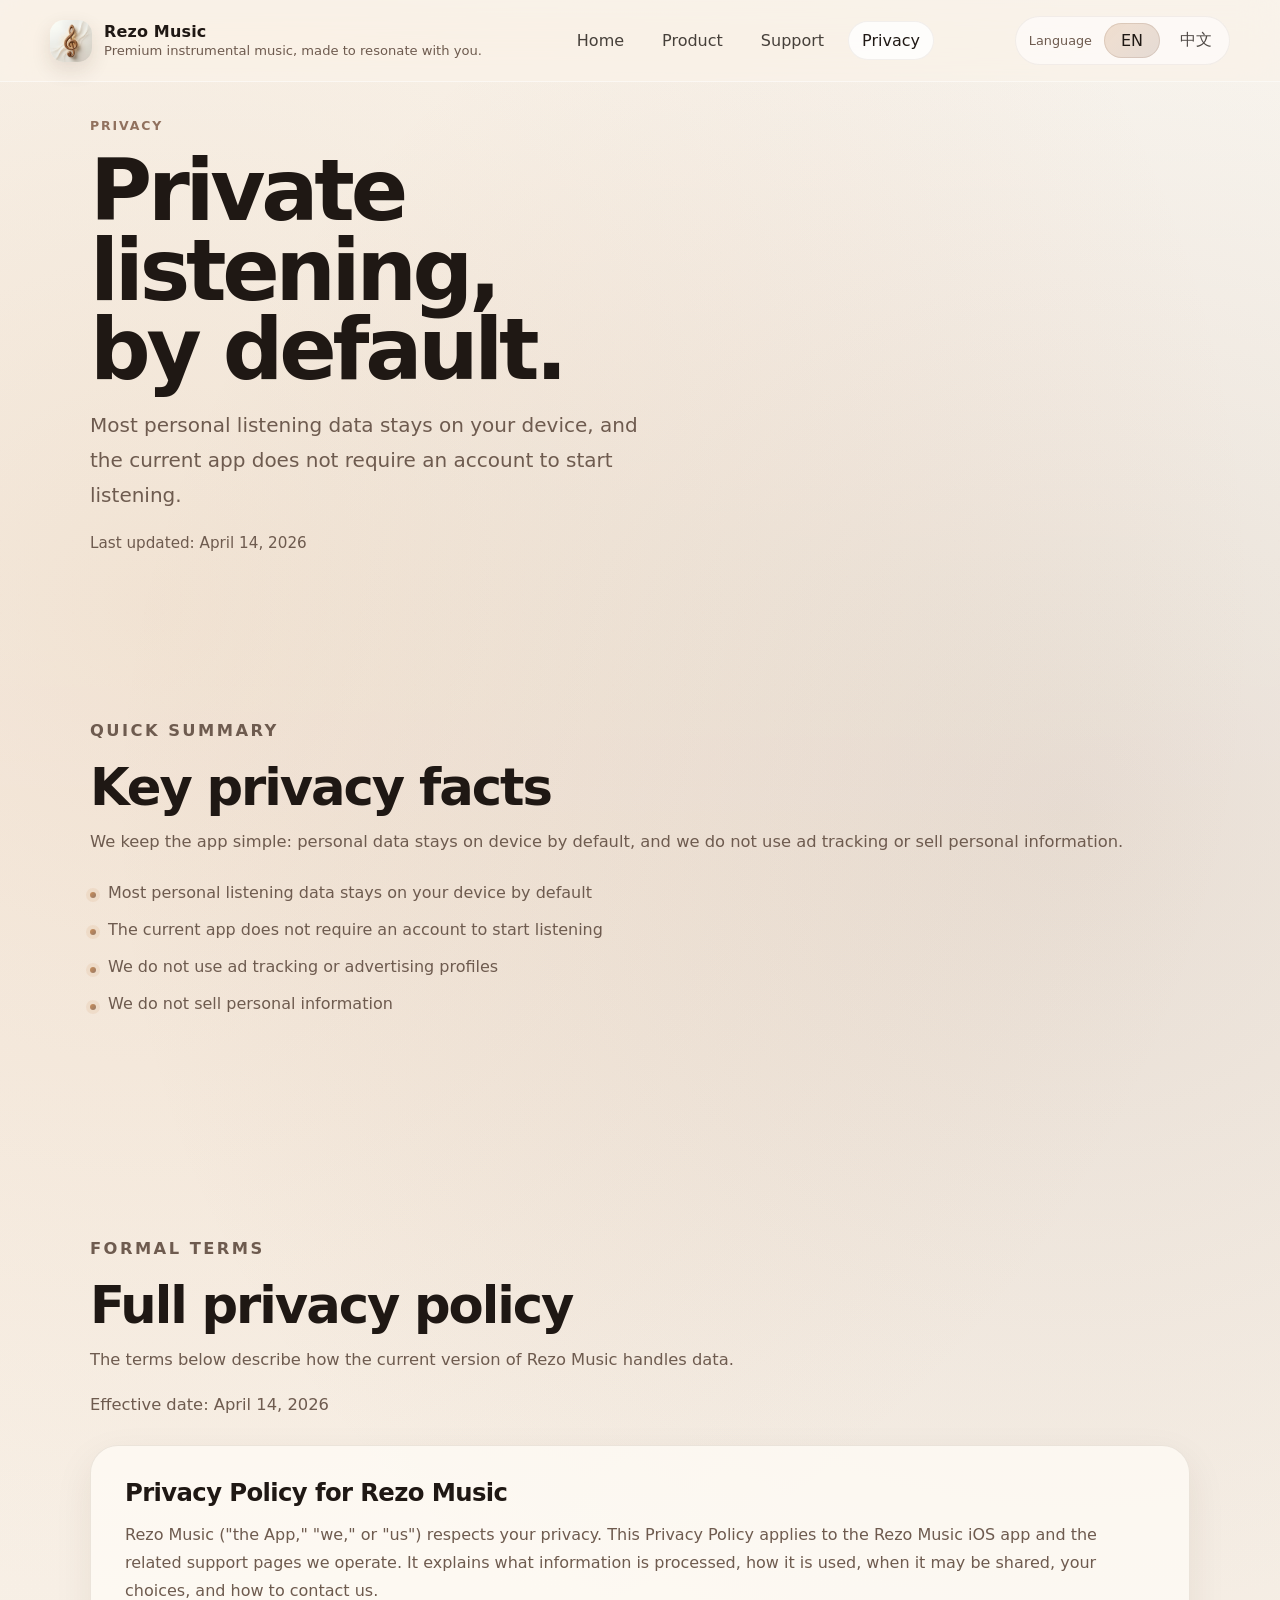
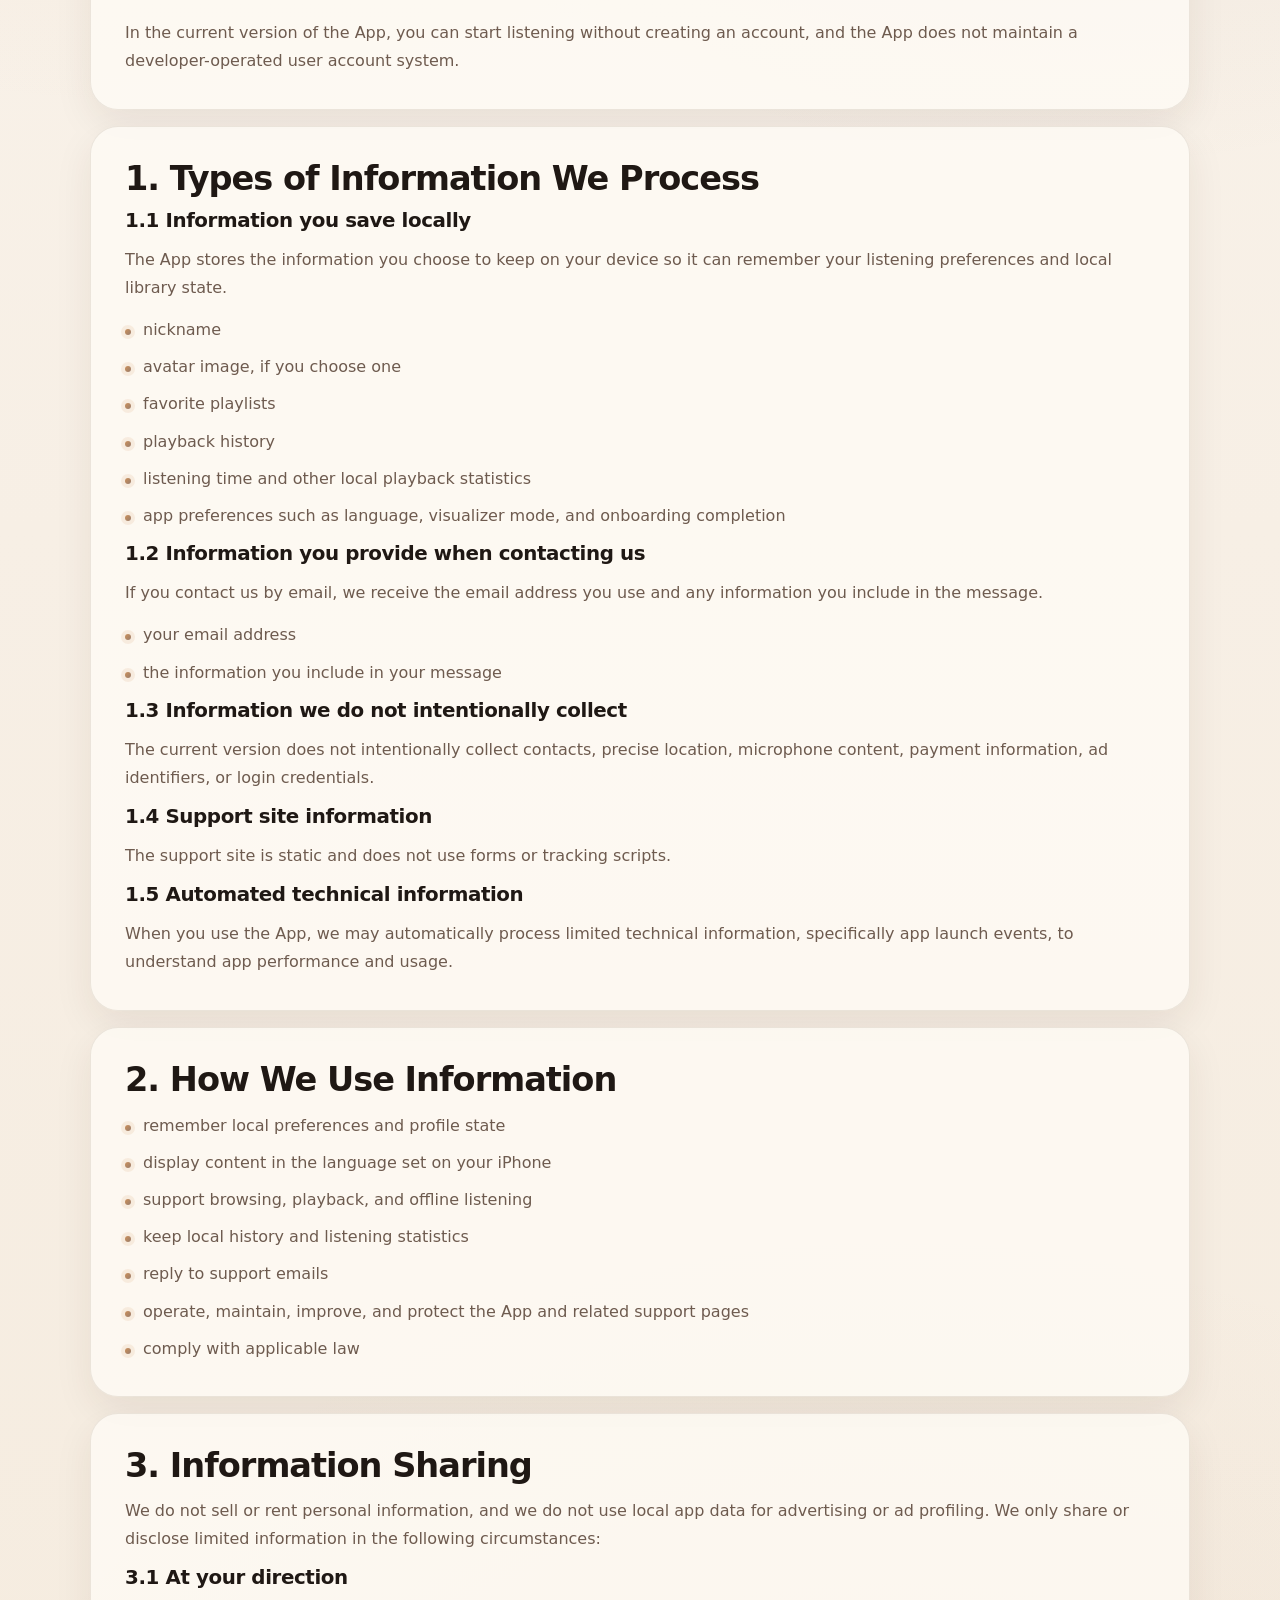
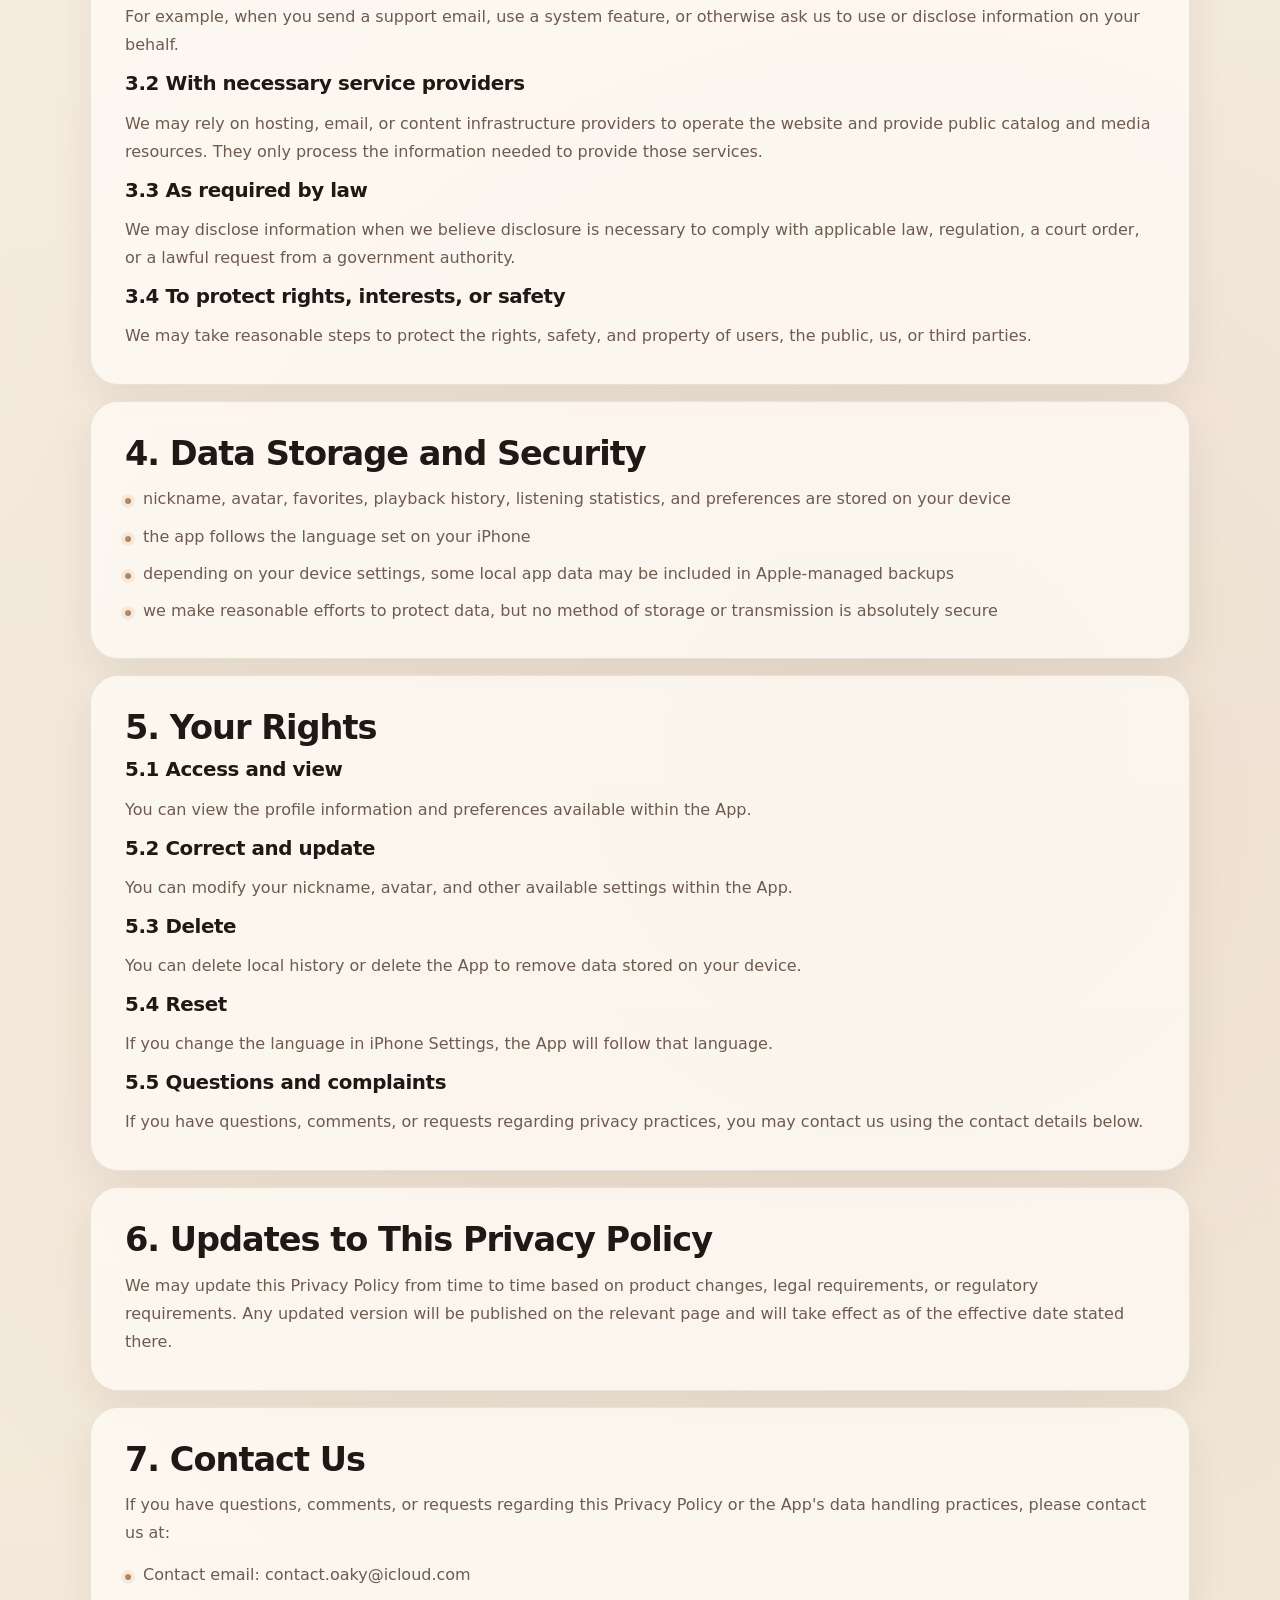
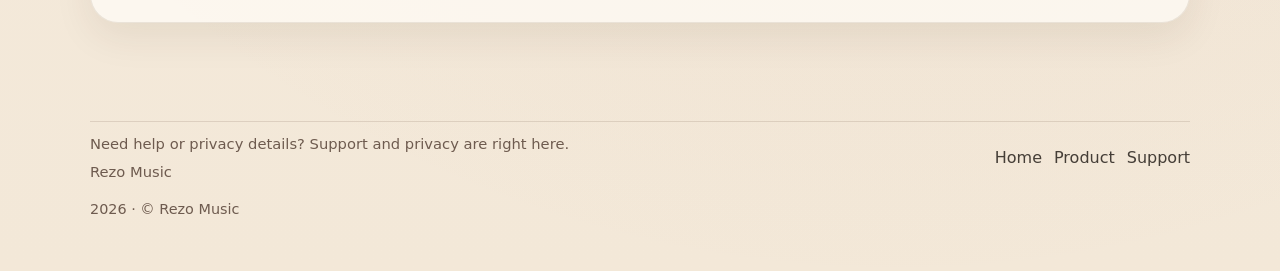
<file: privacy.html>
<!DOCTYPE html>
<html lang="en">
<head>
  <meta charset="UTF-8">
  <meta name="viewport" content="width=device-width, initial-scale=1.0">
  <meta name="description" content="Privacy policy for the Rezo Music iOS app. Key privacy facts first, then the formal policy terms.">
  <meta name="theme-color" content="#f6efe6">
  <meta name="application-name" content="Rezo Music">
  <meta name="robots" content="index,follow,max-image-preview:large,max-snippet:-1,max-video-preview:-1">
  <title>Privacy · Rezo Music</title>
  <link rel="canonical" href="https://rezo.oaky.ltd/privacy.html">
  <meta property="og:site_name" content="Rezo Music">
  <meta property="og:type" content="website">
  <meta property="og:title" content="Rezo Music | Privacy Policy">
  <meta property="og:description" content="Privacy policy for the Rezo Music iOS app. Key privacy facts first, then the formal policy terms.">
  <meta property="og:url" content="https://rezo.oaky.ltd/privacy.html">
  <meta property="og:image" content="https://rezo.oaky.ltd/assets/video/home_first_screen_poster.jpg">
  <meta property="og:image:width" content="1132">
  <meta property="og:image:height" content="616">
  <meta name="twitter:card" content="summary_large_image">
  <meta name="twitter:title" content="Rezo Music | Privacy Policy">
  <meta name="twitter:description" content="Privacy policy for the Rezo Music iOS app. Key privacy facts first, then the formal policy terms.">
  <meta name="twitter:image" content="https://rezo.oaky.ltd/assets/video/home_first_screen_poster.jpg">
  <link rel="icon" type="image/png" sizes="16x16" href="assets/favicon-16.png">
  <link rel="icon" type="image/png" sizes="32x32" href="assets/favicon-32.png">
  <link rel="apple-touch-icon" sizes="180x180" href="assets/apple-touch-icon.png">
  <link rel="stylesheet" href="assets/site.css">
  <script defer src="assets/site.js"></script>
</head>
<body data-page="privacy">
  <a class="skip-link" href="#content">Skip to content</a>

  <div class="site-shell">
    <header class="site-header">
      <div class="site-header__inner">
        <a class="brand" href="index.html" aria-label="Rezo Music home">
          <img class="brand__mark" src="assets/app-icon.png" alt="" aria-hidden="true">
          <span class="brand__text">
            <span class="brand__name" data-i18n-key="common.brand.name">Rezo Music</span>
            <span class="brand__sub" data-i18n-key="common.brand.subtitle">Premium instrumental music, made to resonate with you.</span>
          </span>
        </a>

        <nav class="site-nav" aria-label="Primary">
          <a class="site-nav__link" href="index.html" data-i18n-key="common.nav.home">Home</a>
          <a class="site-nav__link" href="product.html" data-i18n-key="common.nav.product">Product</a>
          <a class="site-nav__link" href="support.html" data-i18n-key="common.nav.support">Support</a>
          <a class="site-nav__link" aria-current="page" href="privacy.html" data-i18n-key="common.nav.privacy">Privacy</a>
        </nav>

        <div class="site-header__tools">
          <div class="lang-toggle" role="group" aria-label="Language">
            <span class="lang-toggle__label" data-i18n-key="common.lang.label">Language</span>
            <button class="lang-toggle__button" type="button" data-lang-option="en" aria-pressed="true">EN</button>
            <button class="lang-toggle__button" type="button" data-lang-option="zh" aria-pressed="false">中文</button>
          </div>
          <button class="site-menu-toggle" type="button" data-site-menu-toggle aria-expanded="false" aria-controls="site-menu-panel">
            <span class="site-menu-toggle__label" data-i18n-key="common.nav.menu">Menu</span>
            <span class="site-menu-toggle__icon" aria-hidden="true"></span>
          </button>
        </div>

        <div class="site-menu" id="site-menu-panel" data-site-menu hidden>
          <nav class="site-menu__nav" aria-label="Primary" data-site-menu-nav></nav>
        </div>
      </div>
    </header>

    <main class="page" id="content">
      <section class="hero">
        <div class="hero__inner privacy-hero__inner">
          <div class="hero__copy reveal">
            <p class="eyebrow" data-i18n-key="pages.privacy.hero.eyebrow">Privacy</p>
            <h1 data-i18n-key="pages.privacy.hero.title">Private listening, by default.</h1>
            <p class="lede" data-i18n-key="pages.privacy.hero.body">Most personal listening data stays on your device, and the current app does not require an account to start listening.</p>
            <p class="hero__note" data-i18n-key="pages.privacy.hero.note">Last updated: April 14, 2026</p>
          </div>
        </div>
      </section>

      <section class="section">
        <div class="section__inner">
          <div class="section-copy reveal">
            <p class="eyebrow" data-i18n-key="pages.privacy.summary.eyebrow">Quick summary</p>
            <h2 data-i18n-key="pages.privacy.summary.title">Key privacy facts</h2>
            <p data-i18n-key="pages.privacy.summary.body">We keep the app simple: personal data stays on device by default, and we do not use ad tracking or sell personal information.</p>
            <ul class="privacy-summary-list">
              <li data-i18n-key="pages.privacy.summary.point1">Most personal listening data stays on your device by default</li>
              <li data-i18n-key="pages.privacy.summary.point2">The current app does not require an account to start listening</li>
              <li data-i18n-key="pages.privacy.summary.point3">We do not use ad tracking or advertising profiles</li>
              <li data-i18n-key="pages.privacy.summary.point4">We do not sell personal information</li>
            </ul>
          </div>
        </div>
      </section>

      <section class="section policy-section">
        <div class="section__inner policy-shell">
          <div class="section-copy reveal">
            <p class="eyebrow" data-i18n-key="pages.privacy.formal.eyebrow">Formal Terms</p>
            <h2 data-i18n-key="pages.privacy.formal.title">Full privacy policy</h2>
            <p data-i18n-key="pages.privacy.formal.body">The terms below describe how the current version of Rezo Music handles data.</p>
            <p class="policy-meta" data-i18n-key="pages.privacy.formal.meta">Effective date: April 14, 2026</p>
          </div>

          <div class="policy-blocks">
            <article class="policy reveal">
              <h3 data-i18n-key="pages.privacy.formal.intro.title">Privacy Policy for Rezo Music</h3>
              <p data-i18n-key="pages.privacy.formal.intro.body1">Rezo Music ("the App," "we," or "us") respects your privacy. This Privacy Policy applies to the Rezo Music iOS app and the related support pages we operate. It explains what information is processed, how it is used, when it may be shared, your choices, and how to contact us.</p>
              <p data-i18n-key="pages.privacy.formal.intro.body2">In the current version of the App, you can start listening without creating an account, and the App does not maintain a developer-operated user account system.</p>
            </article>

            <article class="policy reveal">
              <h2 data-i18n-key="pages.privacy.formal.section1.title">1. Types of Information We Process</h2>

              <h4 data-i18n-key="pages.privacy.formal.section1.sub1.title">1.1 Information you save locally</h4>
              <p data-i18n-key="pages.privacy.formal.section1.sub1.body">The App stores the information you choose to keep on your device so it can remember your listening preferences and local library state.</p>
              <ul class="policy-list">
                <li data-i18n-key="pages.privacy.formal.section1.sub1.point1">nickname</li>
                <li data-i18n-key="pages.privacy.formal.section1.sub1.point2">avatar image, if you choose one</li>
                <li data-i18n-key="pages.privacy.formal.section1.sub1.point3">favorite playlists</li>
                <li data-i18n-key="pages.privacy.formal.section1.sub1.point4">playback history</li>
                <li data-i18n-key="pages.privacy.formal.section1.sub1.point5">listening time and other local playback statistics</li>
                <li data-i18n-key="pages.privacy.formal.section1.sub1.point6">app preferences such as language, visualizer mode, and onboarding completion</li>
              </ul>

              <h4 data-i18n-key="pages.privacy.formal.section1.sub2.title">1.2 Information you provide when contacting us</h4>
              <p data-i18n-key="pages.privacy.formal.section1.sub2.body">If you contact us by email, we receive the email address you use and any information you include in the message.</p>
              <ul class="policy-list">
                <li data-i18n-key="pages.privacy.formal.section1.sub2.point1">your email address</li>
                <li data-i18n-key="pages.privacy.formal.section1.sub2.point2">the information you include in your message</li>
              </ul>

              <h4 data-i18n-key="pages.privacy.formal.section1.sub3.title">1.3 Information we do not intentionally collect</h4>
              <p data-i18n-key="pages.privacy.formal.section1.sub3.body">The current version does not intentionally collect contacts, precise location, microphone content, payment information, ad identifiers, or login credentials.</p>

              <h4 data-i18n-key="pages.privacy.formal.section1.sub4.title">1.4 Support site information</h4>
              <p data-i18n-key="pages.privacy.formal.section1.sub4.body">The support site is static and does not use forms or tracking scripts.</p>

              <h4 data-i18n-key="pages.privacy.formal.section1.sub5.title">1.5 Automated technical information</h4>
              <p data-i18n-key="pages.privacy.formal.section1.sub5.body">When you use the App, we may automatically process limited technical information, specifically app launch events, to understand app performance and usage.</p>
            </article>

            <article class="policy reveal">
              <h2 data-i18n-key="pages.privacy.formal.section2.title">2. How We Use Information</h2>
              <ul class="policy-list">
                <li data-i18n-key="pages.privacy.formal.section2.point1">remember local preferences and profile state</li>
                <li data-i18n-key="pages.privacy.formal.section2.point2">display content in the language set on your iPhone</li>
                <li data-i18n-key="pages.privacy.formal.section2.point3">support browsing, playback, and offline listening</li>
                <li data-i18n-key="pages.privacy.formal.section2.point4">keep local history and listening statistics</li>
                <li data-i18n-key="pages.privacy.formal.section2.point5">reply to support emails</li>
                <li data-i18n-key="pages.privacy.formal.section2.point6">operate, maintain, improve, and protect the App and related support pages</li>
                <li data-i18n-key="pages.privacy.formal.section2.point7">comply with applicable law</li>
              </ul>
            </article>

            <article class="policy reveal">
              <h2 data-i18n-key="pages.privacy.formal.section3.title">3. Information Sharing</h2>
              <p data-i18n-key="pages.privacy.formal.section3.intro">We do not sell or rent personal information, and we do not use local app data for advertising or ad profiling. We only share or disclose limited information in the following circumstances:</p>

              <h4 data-i18n-key="pages.privacy.formal.section3.sub1.title">3.1 At your direction</h4>
              <p data-i18n-key="pages.privacy.formal.section3.sub1.body">For example, when you send a support email, use a system feature, or otherwise ask us to use or disclose information on your behalf.</p>

              <h4 data-i18n-key="pages.privacy.formal.section3.sub2.title">3.2 With necessary service providers</h4>
              <p data-i18n-key="pages.privacy.formal.section3.sub2.body">We may rely on hosting, email, or content infrastructure providers to operate the website and provide public catalog and media resources. They only process the information needed to provide those services.</p>

              <h4 data-i18n-key="pages.privacy.formal.section3.sub3.title">3.3 As required by law</h4>
              <p data-i18n-key="pages.privacy.formal.section3.sub3.body">We may disclose information when we believe disclosure is necessary to comply with applicable law, regulation, a court order, or a lawful request from a government authority.</p>

              <h4 data-i18n-key="pages.privacy.formal.section3.sub4.title">3.4 To protect rights, interests, or safety</h4>
              <p data-i18n-key="pages.privacy.formal.section3.sub4.body">We may take reasonable steps to protect the rights, safety, and property of users, the public, us, or third parties.</p>
            </article>

            <article class="policy reveal">
              <h2 data-i18n-key="pages.privacy.formal.section4.title">4. Data Storage and Security</h2>
              <ul class="policy-list">
                <li data-i18n-key="pages.privacy.formal.section4.point1">nickname, avatar, favorites, playback history, listening statistics, and preferences are stored on your device</li>
                <li data-i18n-key="pages.privacy.formal.section4.point2">the app follows the language set on your iPhone</li>
                <li data-i18n-key="pages.privacy.formal.section4.point3">depending on your device settings, some local app data may be included in Apple-managed backups</li>
                <li data-i18n-key="pages.privacy.formal.section4.point4">we make reasonable efforts to protect data, but no method of storage or transmission is absolutely secure</li>
              </ul>
            </article>

            <article class="policy reveal">
              <h2 data-i18n-key="pages.privacy.formal.section5.title">5. Your Rights</h2>

              <h4 data-i18n-key="pages.privacy.formal.section5.sub1.title">5.1 Access and view</h4>
              <p data-i18n-key="pages.privacy.formal.section5.sub1.body">You can view the profile information and preferences available within the App.</p>

              <h4 data-i18n-key="pages.privacy.formal.section5.sub2.title">5.2 Correct and update</h4>
              <p data-i18n-key="pages.privacy.formal.section5.sub2.body">You can modify your nickname, avatar, and other available settings within the App.</p>

              <h4 data-i18n-key="pages.privacy.formal.section5.sub3.title">5.3 Delete</h4>
              <p data-i18n-key="pages.privacy.formal.section5.sub3.body">You can delete local history or delete the App to remove data stored on your device.</p>

              <h4 data-i18n-key="pages.privacy.formal.section5.sub4.title">5.4 Reset</h4>
              <p data-i18n-key="pages.privacy.formal.section5.sub4.body">If you change the language in iPhone Settings, the App will follow that language.</p>

              <h4 data-i18n-key="pages.privacy.formal.section5.sub5.title">5.5 Questions and complaints</h4>
              <p data-i18n-key="pages.privacy.formal.section5.sub5.body">If you have questions, comments, or requests regarding privacy practices, you may contact us using the contact details below.</p>
            </article>

            <article class="policy reveal">
              <h2 data-i18n-key="pages.privacy.formal.section6.title">6. Updates to This Privacy Policy</h2>
              <p data-i18n-key="pages.privacy.formal.section6.body">We may update this Privacy Policy from time to time based on product changes, legal requirements, or regulatory requirements. Any updated version will be published on the relevant page and will take effect as of the effective date stated there.</p>
            </article>

            <article class="policy reveal">
              <h2 data-i18n-key="pages.privacy.formal.section7.title">7. Contact Us</h2>
              <p data-i18n-key="pages.privacy.formal.section7.body">If you have questions, comments, or requests regarding this Privacy Policy or the App's data handling practices, please contact us at:</p>
              <ul class="policy-list">
                <li><span data-i18n-key="pages.privacy.contact.emailLabel">Contact email</span>: <a href="mailto:contact.oaky@icloud.com">contact.oaky@icloud.com</a></li>
              </ul>
            </article>
          </div>
        </div>
      </section>
    </main>

    <footer class="footer">
      <div class="footer__inner">
        <div class="footer__top">
          <div class="footer__meta">
            <span data-i18n-key="common.footer.cta">Need help or privacy details? Support and privacy are right here.</span>
            <span data-i18n-key="common.brand.name">Rezo Music</span>
          </div>
          <div class="footer__actions">
            <a class="footer__link" href="index.html" data-i18n-key="common.nav.home">Home</a>
            <a class="footer__link" href="product.html" data-i18n-key="common.nav.product">Product</a>
            <a class="footer__link" href="support.html" data-i18n-key="common.nav.support">Support</a>
          </div>
        </div>
        <div class="footer__right">
          <span data-current-year>2026</span>
          <span aria-hidden="true">·</span>
          <span data-i18n-key="common.footer.rights">© Rezo Music</span>
        </div>
      </div>
    </footer>
  </div>
</body>
</html>
</file>
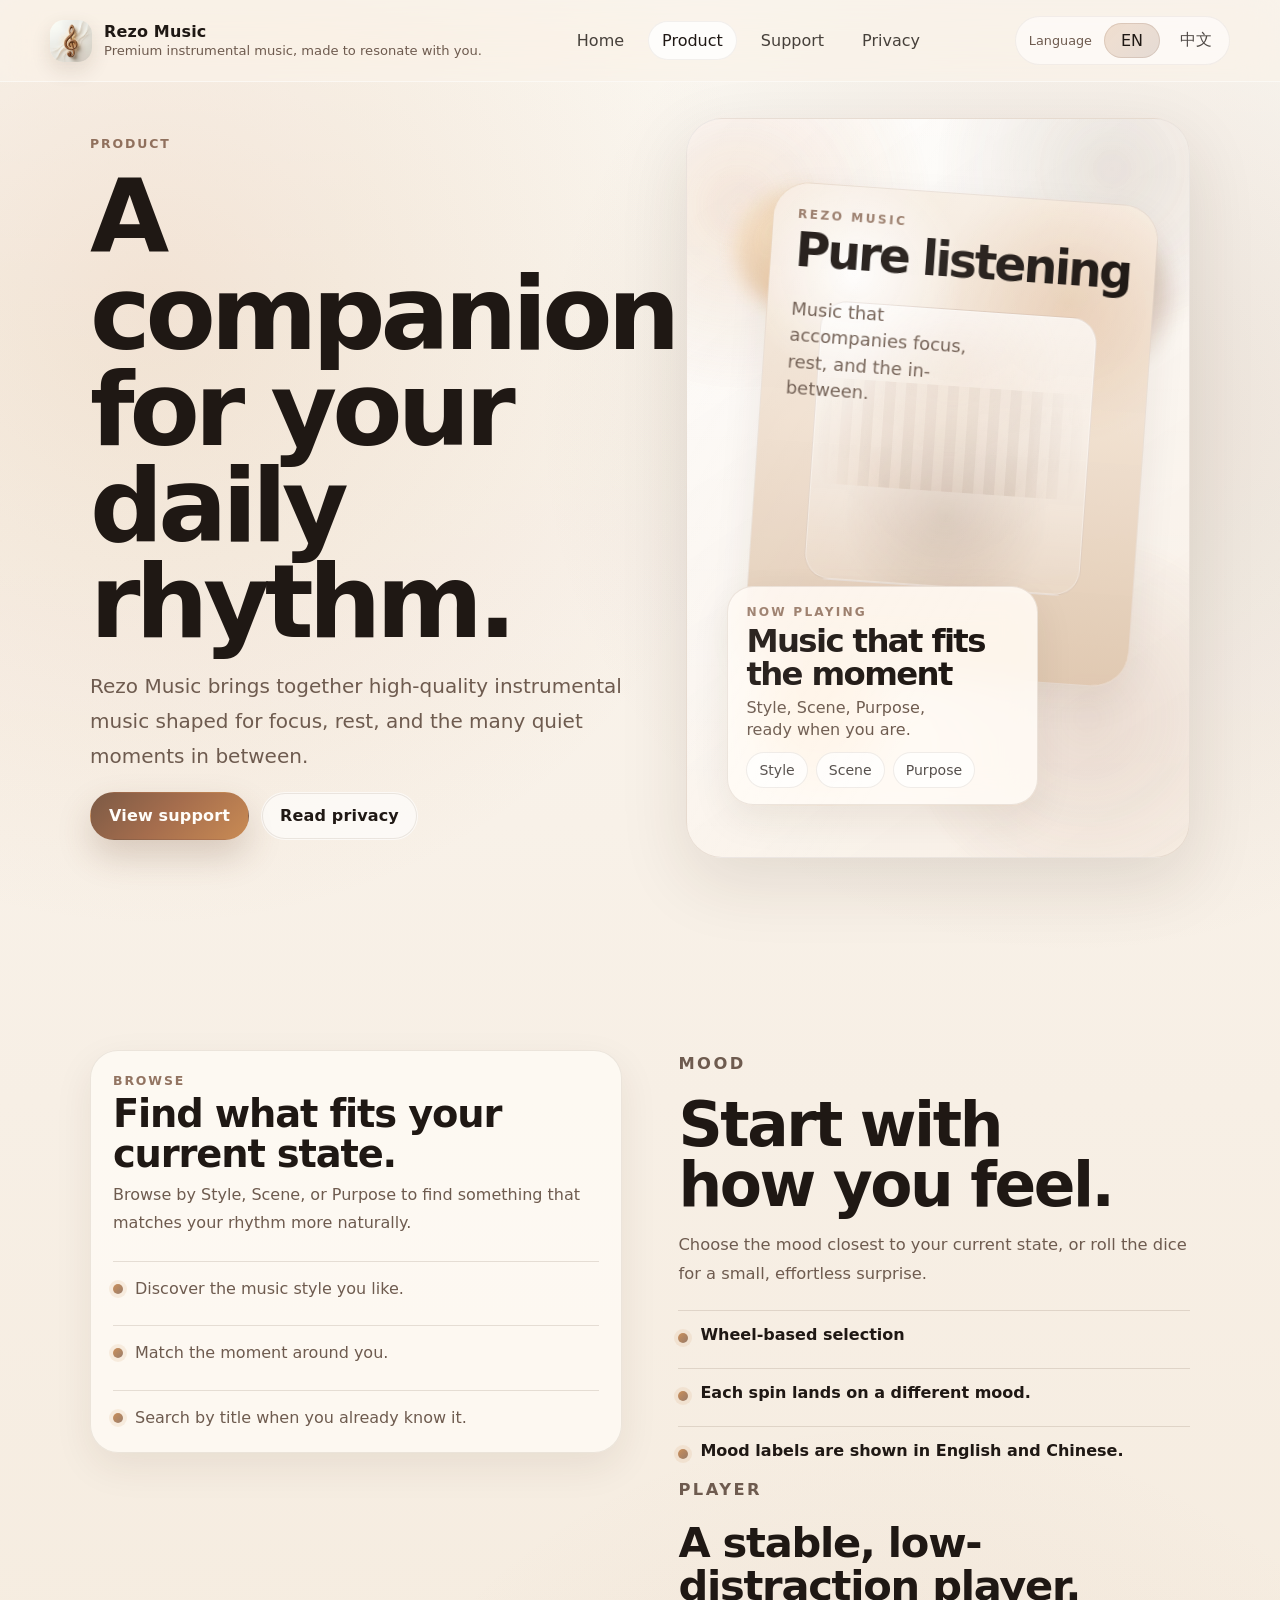
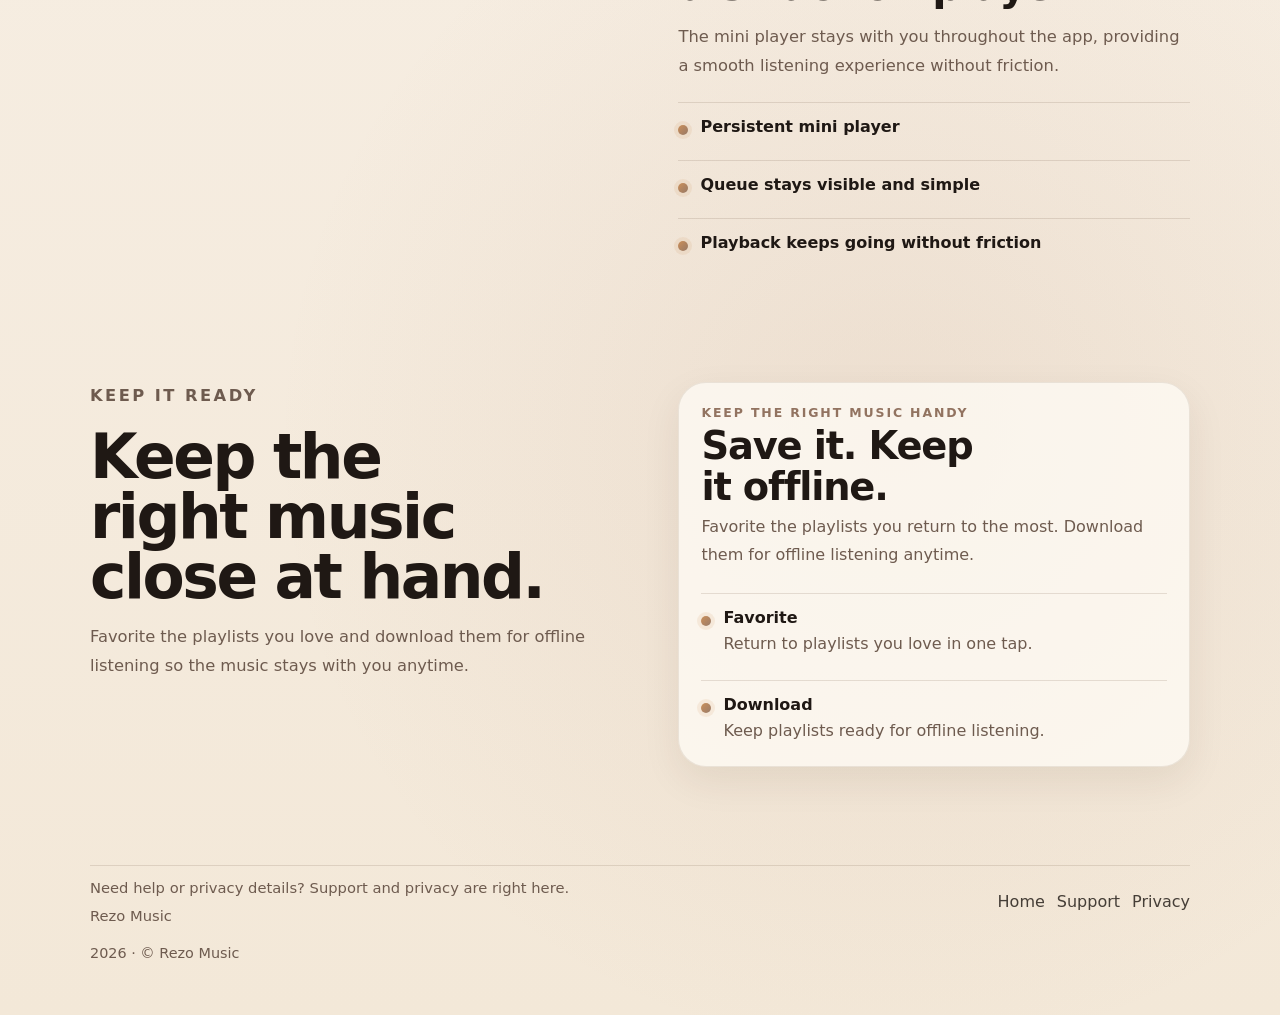
<file: product.html>
<!DOCTYPE html>
<html lang="en">
<head>
  <meta charset="UTF-8">
  <meta name="viewport" content="width=device-width, initial-scale=1.0">
  <meta name="description" content="See how Rezo Music organizes playlist browsing, Mood selection, and playback into one calm instrumental experience.">
  <meta name="theme-color" content="#f6efe6">
  <meta name="application-name" content="Rezo Music">
  <meta name="robots" content="index,follow,max-image-preview:large,max-snippet:-1,max-video-preview:-1">
  <title>Product · Rezo Music</title>
  <link rel="canonical" href="https://rezo.oaky.ltd/product.html">
  <meta property="og:site_name" content="Rezo Music">
  <meta property="og:type" content="website">
  <meta property="og:title" content="Rezo Music | Product">
  <meta property="og:description" content="See how Rezo Music organizes playlist browsing, Mood selection, and playback into one calm instrumental experience.">
  <meta property="og:url" content="https://rezo.oaky.ltd/product.html">
  <meta property="og:image" content="https://rezo.oaky.ltd/assets/video/home_first_screen_poster.jpg">
  <meta property="og:image:width" content="1132">
  <meta property="og:image:height" content="616">
  <meta name="twitter:card" content="summary_large_image">
  <meta name="twitter:title" content="Rezo Music | Product">
  <meta name="twitter:description" content="See how Rezo Music organizes playlist browsing, Mood selection, and playback into one calm instrumental experience.">
  <meta name="twitter:image" content="https://rezo.oaky.ltd/assets/video/home_first_screen_poster.jpg">
  <link rel="icon" type="image/png" sizes="16x16" href="assets/favicon-16.png">
  <link rel="icon" type="image/png" sizes="32x32" href="assets/favicon-32.png">
  <link rel="apple-touch-icon" sizes="180x180" href="assets/apple-touch-icon.png">
  <link rel="stylesheet" href="assets/site.css">
  <script defer src="assets/site.js"></script>
</head>
<body data-page="product">
  <a class="skip-link" href="#content">Skip to content</a>

  <div class="site-shell">
    <header class="site-header">
      <div class="site-header__inner">
        <a class="brand" href="index.html" aria-label="Rezo Music home">
          <img class="brand__mark" src="assets/app-icon.png" alt="" aria-hidden="true">
          <span class="brand__text">
            <span class="brand__name" data-i18n-key="common.brand.name">Rezo Music</span>
            <span class="brand__sub" data-i18n-key="common.brand.subtitle">Premium instrumental music, made to resonate with you.</span>
          </span>
        </a>

        <nav class="site-nav" aria-label="Primary">
          <a class="site-nav__link" href="index.html" data-i18n-key="common.nav.home">Home</a>
          <a class="site-nav__link" aria-current="page" href="product.html" data-i18n-key="common.nav.product">Product</a>
          <a class="site-nav__link" href="support.html" data-i18n-key="common.nav.support">Support</a>
          <a class="site-nav__link" href="privacy.html" data-i18n-key="common.nav.privacy">Privacy</a>
        </nav>

        <div class="site-header__tools">
          <div class="lang-toggle" role="group" aria-label="Language">
            <span class="lang-toggle__label" data-i18n-key="common.lang.label">Language</span>
            <button class="lang-toggle__button" type="button" data-lang-option="en" aria-pressed="true">EN</button>
            <button class="lang-toggle__button" type="button" data-lang-option="zh" aria-pressed="false">中文</button>
          </div>
          <button class="site-menu-toggle" type="button" data-site-menu-toggle aria-expanded="false" aria-controls="site-menu-panel">
            <span class="site-menu-toggle__label" data-i18n-key="common.nav.menu">Menu</span>
            <span class="site-menu-toggle__icon" aria-hidden="true"></span>
          </button>
        </div>

        <div class="site-menu" id="site-menu-panel" data-site-menu hidden>
          <nav class="site-menu__nav" aria-label="Primary" data-site-menu-nav></nav>
        </div>
      </div>
    </header>

    <main class="page" id="content">
      <section class="hero">
        <div class="hero__inner">
          <div class="hero__copy reveal">
            <p class="eyebrow" data-i18n-key="pages.product.hero.eyebrow">Product</p>
            <h1 data-i18n-key="pages.product.hero.title">A companion for your daily rhythm.</h1>
            <p class="lede" data-i18n-key="pages.product.hero.body">Rezo Music brings together high-quality instrumental music shaped for focus, rest, and the many quiet moments in between.</p>
            <div class="hero__actions">
              <a class="button button--primary" href="support.html"><span data-i18n-key="pages.product.hero.primary">View support</span></a>
              <a class="button button--secondary" href="privacy.html"><span data-i18n-key="pages.product.hero.secondary">Read privacy</span></a>
            </div>
          </div>

          <div class="hero__visual reveal">
            <div class="scene scene--landing">
              <div class="scene__orb scene__orb--one"></div>
              <div class="scene__orb scene__orb--two"></div>
              <div class="scene__orb scene__orb--three"></div>

              <div class="scene__poster">
                <div class="scene__poster-copy">
                  <span class="scene__poster-kicker" data-i18n-key="pages.product.scene.kicker">Rezo Music</span>
                  <strong class="scene__poster-title" data-i18n-key="pages.product.scene.title">Pure listening</strong>
                  <p class="scene__poster-line" data-i18n-key="pages.product.scene.caption">Music that accompanies focus, rest, and the in-between.</p>
                </div>
                <div class="scene__wave" aria-hidden="true"></div>
              </div>

              <div class="scene__mini-player">
                <div class="scene__mini-row">
                  <div class="scene__mini-meta">
                    <span class="scene__mini-label" data-i18n-key="pages.product.scene.label">Now playing</span>
                    <h3 class="scene__mini-title" data-i18n-key="pages.product.scene.nowPlaying">Music that fits the moment</h3>
                    <p class="scene__mini-subtitle" data-i18n-key="pages.product.scene.subtitle">Style, Scene, Purpose, ready when you are.</p>
                  </div>
                </div>
                <div class="scene__chipline" aria-label="Listening concepts">
                  <span class="scene__chip" data-i18n-key="pages.product.scene.chip1">Style</span>
                  <span class="scene__chip" data-i18n-key="pages.product.scene.chip2">Scene</span>
                  <span class="scene__chip" data-i18n-key="pages.product.scene.chip3">Purpose</span>
                </div>
              </div>
            </div>
          </div>
        </div>
      </section>

      <section class="section">
          <div class="section__inner section-grid">
            <aside class="section-visual section-visual--sticky sticky reveal">
              <div class="contact-card">
                <div class="contact-card__heading">
                  <p class="eyebrow" data-i18n-key="pages.product.browse.eyebrow">Browse</p>
                  <h3 class="contact-card__title" data-i18n-key="pages.product.browse.title">Find what fits your current state.</h3>
                  <p class="contact-card__body" data-i18n-key="pages.product.browse.body">Browse by Style, Scene, or Purpose to find something that matches your rhythm more naturally.</p>
                </div>
                <ul class="feature-list">
                  <li class="feature-list__item">
                    <span class="feature-list__bullet" aria-hidden="true"></span>
                    <div class="feature-list__text">
                      <span class="feature-list__body" data-i18n-key="pages.product.browse.point1">Discover the music style you like.</span>
                    </div>
                  </li>
                  <li class="feature-list__item">
                    <span class="feature-list__bullet" aria-hidden="true"></span>
                    <div class="feature-list__text">
                      <span class="feature-list__body" data-i18n-key="pages.product.browse.point2">Match the moment around you.</span>
                    </div>
                  </li>
                  <li class="feature-list__item">
                    <span class="feature-list__bullet" aria-hidden="true"></span>
                    <div class="feature-list__text">
                      <span class="feature-list__body" data-i18n-key="pages.product.browse.point3">Search by title when you already know it.</span>
                    </div>
                  </li>
                </ul>
              </div>
          </aside>

          <div class="section-copy reveal">
            <p class="eyebrow" data-i18n-key="pages.product.mood.eyebrow">Mood</p>
            <h2 data-i18n-key="pages.product.mood.title">Start with how you feel.</h2>
            <p data-i18n-key="pages.product.mood.body">Choose the mood closest to your current state, or roll the dice for a small, effortless surprise.</p>
            <div class="feature-list">
              <div class="feature-list__item">
                <span class="feature-list__bullet" aria-hidden="true"></span>
                <div class="feature-list__text">
                  <strong class="feature-list__title" data-i18n-key="pages.product.mood.point1">Wheel-based selection</strong>
                </div>
              </div>
              <div class="feature-list__item">
                <span class="feature-list__bullet" aria-hidden="true"></span>
                <div class="feature-list__text">
                  <strong class="feature-list__title" data-i18n-key="pages.product.mood.point2">Each spin lands on a different mood.</strong>
                </div>
              </div>
              <div class="feature-list__item">
                <span class="feature-list__bullet" aria-hidden="true"></span>
                <div class="feature-list__text">
                  <strong class="feature-list__title" data-i18n-key="pages.product.mood.point3">Mood labels are shown in English and Chinese.</strong>
                </div>
              </div>
            </div>

            <p class="eyebrow" data-i18n-key="pages.product.player.eyebrow">Player</p>
            <h3 data-i18n-key="pages.product.player.title">A stable, low-distraction player.</h3>
            <p data-i18n-key="pages.product.player.body">The mini player stays with you throughout the app, providing a smooth listening experience without friction.</p>
            <div class="feature-list">
              <div class="feature-list__item">
                <span class="feature-list__bullet" aria-hidden="true"></span>
                <div class="feature-list__text">
                  <strong class="feature-list__title" data-i18n-key="pages.product.player.point1">Persistent mini player</strong>
                </div>
              </div>
              <div class="feature-list__item">
                <span class="feature-list__bullet" aria-hidden="true"></span>
                <div class="feature-list__text">
                  <strong class="feature-list__title" data-i18n-key="pages.product.player.point2">Queue stays visible and simple</strong>
                </div>
              </div>
              <div class="feature-list__item">
                <span class="feature-list__bullet" aria-hidden="true"></span>
                <div class="feature-list__text">
                  <strong class="feature-list__title" data-i18n-key="pages.product.player.point3">Playback keeps going without friction</strong>
                </div>
              </div>
            </div>
          </div>
        </div>
      </section>

      <section class="section">
        <div class="section__inner section-grid">
          <div class="section-copy reveal">
            <p class="eyebrow" data-i18n-key="pages.product.cta.eyebrow">Keep it ready</p>
            <h2 data-i18n-key="pages.product.cta.title">Keep the right music close at hand.</h2>
            <p data-i18n-key="pages.product.cta.body">Favorite the playlists you love and download them for offline listening so the music stays with you anytime.</p>
          </div>

          <div class="section-visual reveal">
            <div class="contact-card">
              <div class="contact-card__heading">
                <p class="eyebrow" data-i18n-key="pages.product.cta.cardKicker">Keep the right music handy</p>
                <h3 class="contact-card__title" data-i18n-key="pages.product.cta.cardTitle">Save it. Keep it offline.</h3>
                <p class="contact-card__body" data-i18n-key="pages.product.cta.cardBody">Favorite the playlists you return to the most. Download them for offline listening anytime.</p>
              </div>
              <div class="feature-list">
                <div class="feature-list__item">
                  <span class="feature-list__bullet" aria-hidden="true"></span>
                  <div class="feature-list__text">
                    <strong class="feature-list__title" data-i18n-key="pages.product.cta.favoriteTitle">Favorite</strong>
                    <span class="feature-list__body" data-i18n-key="pages.product.cta.favoriteBody">Return to playlists you love in one tap.</span>
                  </div>
                </div>
                <div class="feature-list__item">
                  <span class="feature-list__bullet" aria-hidden="true"></span>
                  <div class="feature-list__text">
                    <strong class="feature-list__title" data-i18n-key="pages.product.cta.downloadTitle">Download</strong>
                    <span class="feature-list__body" data-i18n-key="pages.product.cta.downloadBody">Keep playlists ready for offline listening.</span>
                  </div>
                </div>
              </div>
            </div>
          </div>
        </div>
      </section>
    </main>

    <footer class="footer">
      <div class="footer__inner">
        <div class="footer__top">
          <div class="footer__meta">
            <span data-i18n-key="common.footer.cta">Need help or privacy details? Support and privacy are right here.</span>
            <span data-i18n-key="common.brand.name">Rezo Music</span>
          </div>
          <div class="footer__actions">
            <a class="footer__link" href="index.html" data-i18n-key="common.nav.home">Home</a>
            <a class="footer__link" href="support.html" data-i18n-key="common.nav.support">Support</a>
            <a class="footer__link" href="privacy.html" data-i18n-key="common.nav.privacy">Privacy</a>
          </div>
        </div>
        <div class="footer__right">
          <span data-current-year>2026</span>
          <span aria-hidden="true">·</span>
          <span data-i18n-key="common.footer.rights">© Rezo Music</span>
        </div>
      </div>
    </footer>
  </div>
</body>
</html>
</file>
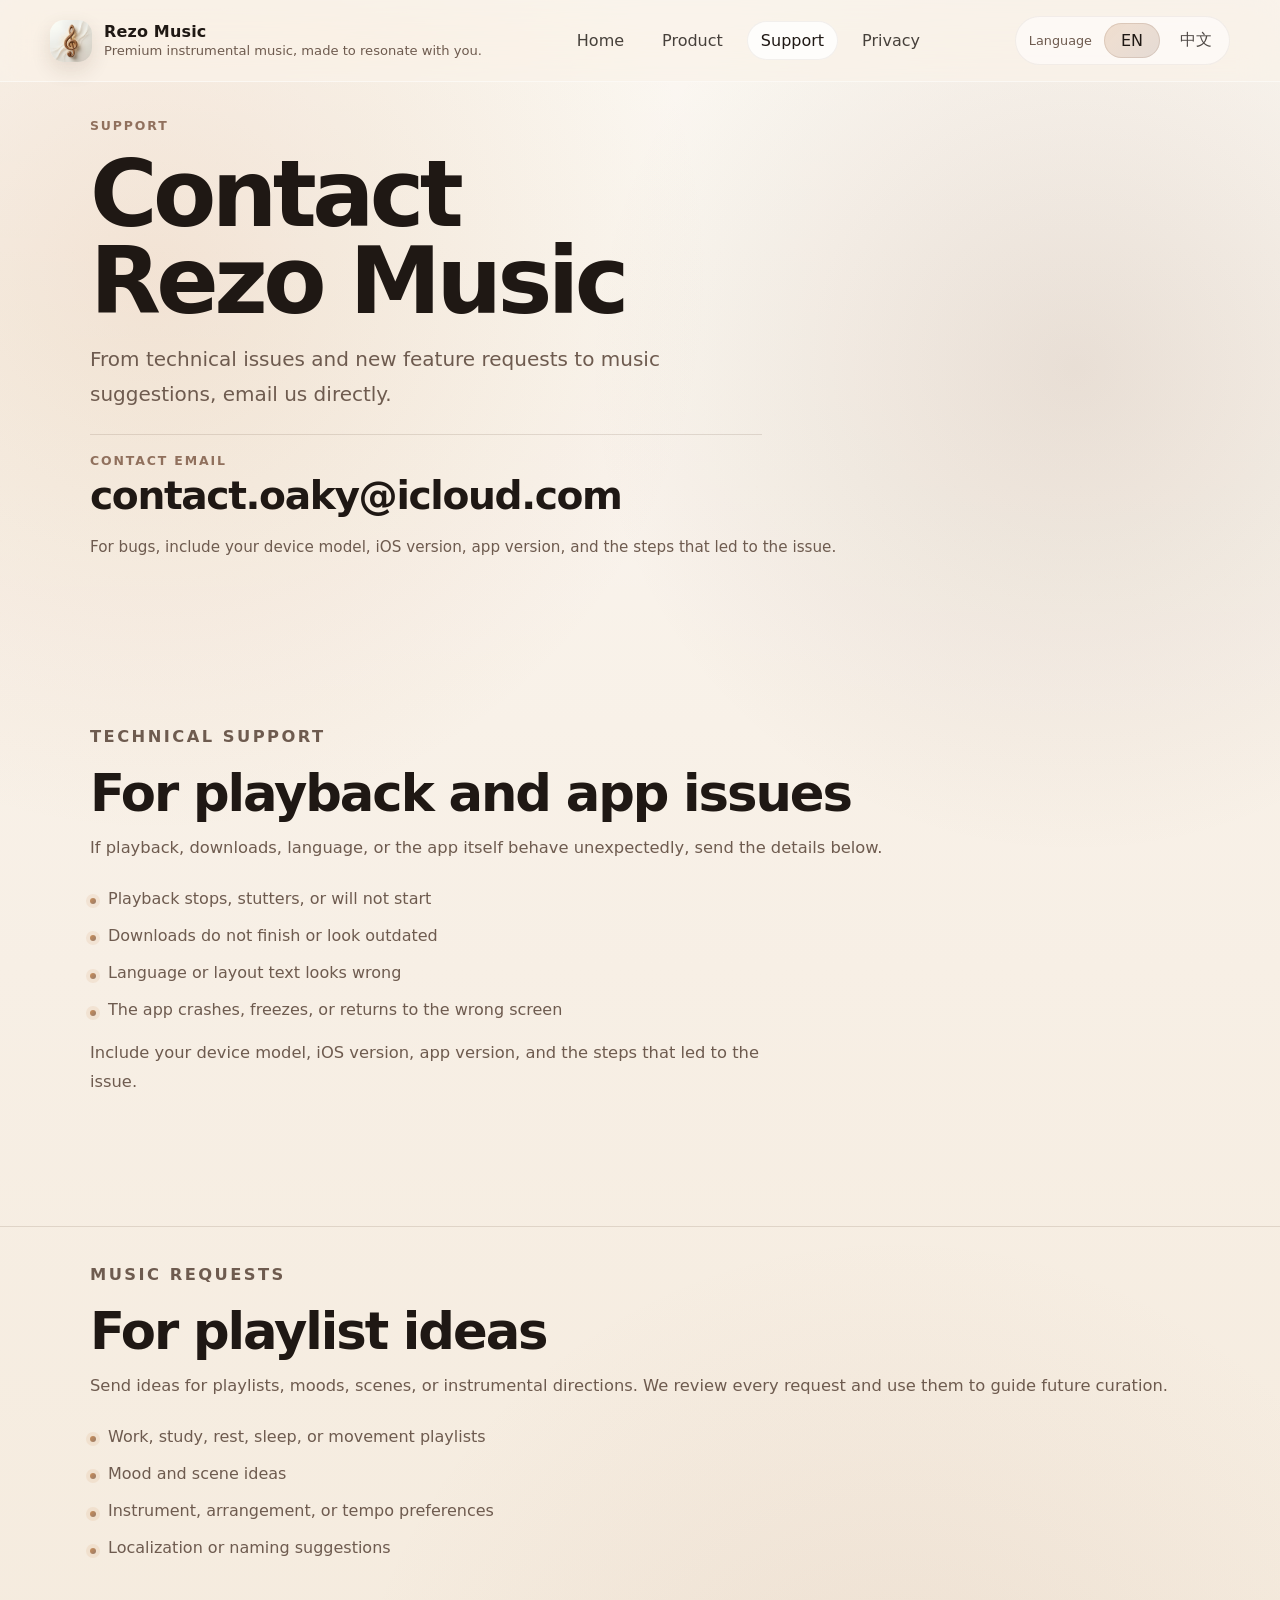
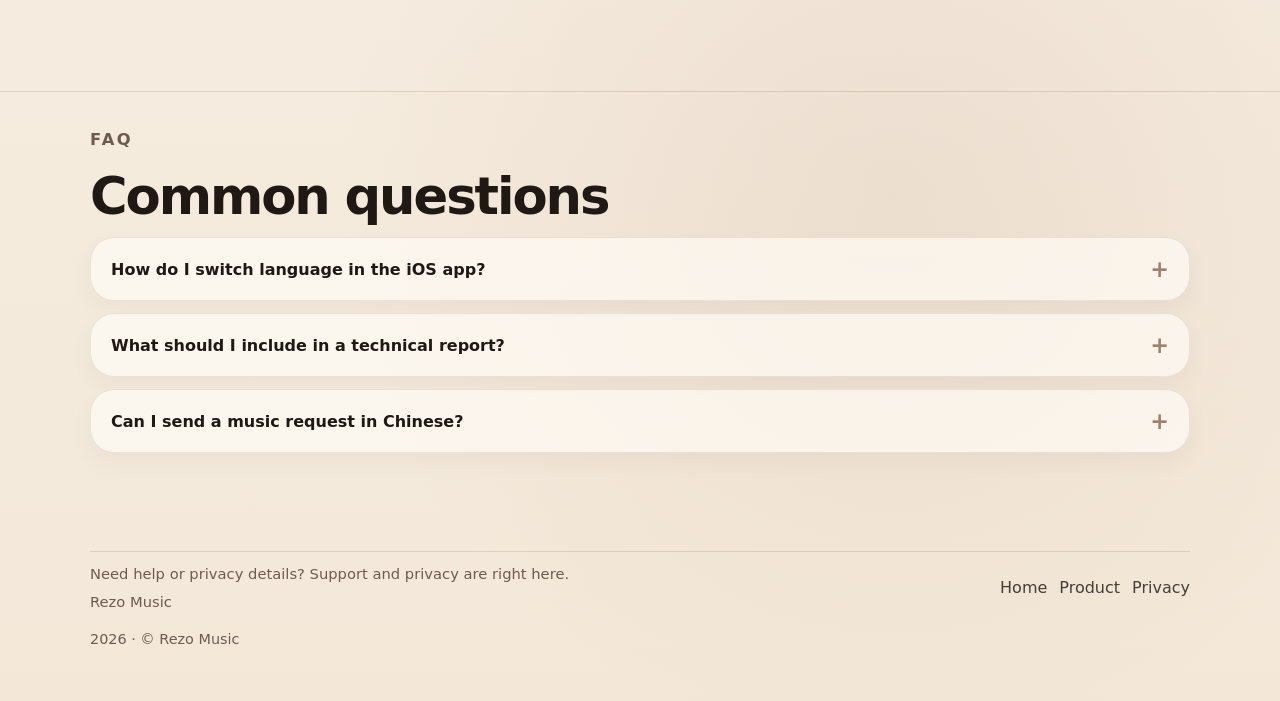
<file: support.html>
<!DOCTYPE html>
<html lang="en">
<head>
  <meta charset="UTF-8">
  <meta name="viewport" content="width=device-width, initial-scale=1.0">
  <meta name="description" content="Contact Rezo Music for technical support, music requests, and FAQ answers.">
  <meta name="theme-color" content="#f6efe6">
  <meta name="application-name" content="Rezo Music">
  <meta name="robots" content="index,follow,max-image-preview:large,max-snippet:-1,max-video-preview:-1">
  <title>Support · Rezo Music</title>
  <link rel="canonical" href="https://rezo.oaky.ltd/support.html">
  <meta property="og:site_name" content="Rezo Music">
  <meta property="og:type" content="website">
  <meta property="og:title" content="Rezo Music | Support">
  <meta property="og:description" content="Contact Rezo Music for technical support, music requests, and FAQ answers.">
  <meta property="og:url" content="https://rezo.oaky.ltd/support.html">
  <meta property="og:image" content="https://rezo.oaky.ltd/assets/video/home_first_screen_poster.jpg">
  <meta property="og:image:width" content="1132">
  <meta property="og:image:height" content="616">
  <meta name="twitter:card" content="summary_large_image">
  <meta name="twitter:title" content="Rezo Music | Support">
  <meta name="twitter:description" content="Contact Rezo Music for technical support, music requests, and FAQ answers.">
  <meta name="twitter:image" content="https://rezo.oaky.ltd/assets/video/home_first_screen_poster.jpg">
  <link rel="icon" type="image/png" sizes="16x16" href="assets/favicon-16.png">
  <link rel="icon" type="image/png" sizes="32x32" href="assets/favicon-32.png">
  <link rel="apple-touch-icon" sizes="180x180" href="assets/apple-touch-icon.png">
  <link rel="stylesheet" href="assets/site.css">
  <script defer src="assets/site.js"></script>
  <script type="application/ld+json">
  {
    "@context": "https://schema.org",
    "@type": "FAQPage",
    "mainEntity": [
      {
        "@type": "Question",
        "name": "How do I switch language in the iOS app?",
        "acceptedAnswer": {
          "@type": "Answer",
          "text": "Change the language in your iPhone Settings. Rezo Music follows the language set on your device."
        }
      },
      {
        "@type": "Question",
        "name": "What should I include in a technical report?",
        "acceptedAnswer": {
          "@type": "Answer",
          "text": "Include your device model, iOS version, app version, and the steps that reproduced the issue."
        }
      },
      {
        "@type": "Question",
        "name": "Can I send a music request in Chinese?",
        "acceptedAnswer": {
          "@type": "Answer",
          "text": "Yes. Use whichever language is easier for you."
        }
      }
    ]
  }
  </script>
</head>
<body data-page="support">
  <a class="skip-link" href="#content">Skip to content</a>

  <div class="site-shell">
    <header class="site-header">
      <div class="site-header__inner">
        <a class="brand" href="index.html" aria-label="Rezo Music home">
          <img class="brand__mark" src="assets/app-icon.png" alt="" aria-hidden="true">
          <span class="brand__text">
            <span class="brand__name" data-i18n-key="common.brand.name">Rezo Music</span>
            <span class="brand__sub" data-i18n-key="common.brand.subtitle">Premium instrumental music, made to resonate with you.</span>
          </span>
        </a>

        <nav class="site-nav" aria-label="Primary">
          <a class="site-nav__link" href="index.html" data-i18n-key="common.nav.home">Home</a>
          <a class="site-nav__link" href="product.html" data-i18n-key="common.nav.product">Product</a>
          <a class="site-nav__link" aria-current="page" href="support.html" data-i18n-key="common.nav.support">Support</a>
          <a class="site-nav__link" href="privacy.html" data-i18n-key="common.nav.privacy">Privacy</a>
        </nav>

        <div class="site-header__tools">
          <div class="lang-toggle" role="group" aria-label="Language">
            <span class="lang-toggle__label" data-i18n-key="common.lang.label">Language</span>
            <button class="lang-toggle__button" type="button" data-lang-option="en" aria-pressed="true">EN</button>
            <button class="lang-toggle__button" type="button" data-lang-option="zh" aria-pressed="false">中文</button>
          </div>
          <button class="site-menu-toggle" type="button" data-site-menu-toggle aria-expanded="false" aria-controls="site-menu-panel">
            <span class="site-menu-toggle__label" data-i18n-key="common.nav.menu">Menu</span>
            <span class="site-menu-toggle__icon" aria-hidden="true"></span>
          </button>
        </div>

        <div class="site-menu" id="site-menu-panel" data-site-menu hidden>
          <nav class="site-menu__nav" aria-label="Primary" data-site-menu-nav></nav>
        </div>
      </div>
    </header>

    <main class="page" id="content">
      <section class="hero">
        <div class="hero__inner support-hero__inner">
          <div class="hero__copy reveal">
            <p class="eyebrow" data-i18n-key="pages.support.hero.eyebrow">Support</p>
            <h1 data-i18n-key="pages.support.hero.title">Contact Rezo Music</h1>
            <p class="lede" data-i18n-key="pages.support.hero.body">From technical issues and new feature requests to music suggestions, email us directly.</p>

            <div class="support-contact reveal">
              <p class="support-contact__label" data-i18n-key="pages.support.contact.emailLabel">Contact email</p>
              <a class="support-contact__email" href="mailto:contact.oaky@icloud.com" aria-label="Send email to contact.oaky@icloud.com">contact.oaky@icloud.com</a>
            </div>

            <p class="hero__note" data-i18n-key="pages.support.hero.note">For bugs, include your device model, iOS version, app version, and the steps that led to the issue.</p>
          </div>
        </div>
      </section>

      <section class="section support-section">
        <div class="section__inner support-stack">
          <div class="section-copy reveal">
            <p class="eyebrow" data-i18n-key="pages.support.tech.eyebrow">Technical support</p>
            <h2 data-i18n-key="pages.support.tech.title">For playback and app issues</h2>
            <p data-i18n-key="pages.support.tech.body">If playback, downloads, language, or the app itself behave unexpectedly, send the details below.</p>
            <ul class="support-list">
              <li data-i18n-key="pages.support.tech.point1">Playback stops, stutters, or will not start</li>
              <li data-i18n-key="pages.support.tech.point2">Downloads do not finish or look outdated</li>
              <li data-i18n-key="pages.support.tech.point3">Language or layout text looks wrong</li>
              <li data-i18n-key="pages.support.tech.point4">The app crashes, freezes, or returns to the wrong screen</li>
            </ul>
            <p class="section-note support-note" data-i18n-key="pages.support.tech.note">Include your device model, iOS version, app version, and the steps that led to the issue.</p>
          </div>
        </div>
      </section>

      <section class="section support-section">
        <div class="section__inner support-stack">
          <div class="section-copy reveal">
            <p class="eyebrow" data-i18n-key="pages.support.music.eyebrow">Music requests</p>
            <h2 data-i18n-key="pages.support.music.title">For playlist ideas</h2>
            <p data-i18n-key="pages.support.music.body">Send ideas for playlists, moods, scenes, or instrumental directions. We review every request and use them to guide future curation.</p>
            <ul class="support-list">
              <li data-i18n-key="pages.support.music.point1">Work, study, rest, sleep, or movement playlists</li>
              <li data-i18n-key="pages.support.music.point2">Mood and scene ideas</li>
              <li data-i18n-key="pages.support.music.point3">Instrument, arrangement, or tempo preferences</li>
              <li data-i18n-key="pages.support.music.point4">Localization or naming suggestions</li>
            </ul>
          </div>
        </div>
      </section>

      <section class="section support-section">
        <div class="section__inner support-stack">
          <div class="section-copy reveal">
            <p class="eyebrow" data-i18n-key="pages.support.faq.eyebrow">FAQ</p>
            <h2 data-i18n-key="pages.support.faq.title">Common questions</h2>
            <div class="details-list">
              <details>
                <summary data-i18n-key="pages.support.faq.q1">How do I switch language in the iOS app?</summary>
                <div class="details__body" data-i18n-key="pages.support.faq.a1">Change the language in your iPhone Settings. Rezo Music follows the language set on your device.</div>
              </details>
              <details>
                <summary data-i18n-key="pages.support.faq.q2">What should I include in a technical report?</summary>
                <div class="details__body" data-i18n-key="pages.support.faq.a2">Include your device model, iOS version, app version, and the steps that reproduced the issue.</div>
              </details>
              <details>
                <summary data-i18n-key="pages.support.faq.q3">Can I send a music request in Chinese?</summary>
                <div class="details__body" data-i18n-key="pages.support.faq.a3">Yes. Use whichever language is easier for you.</div>
              </details>
            </div>
          </div>
        </div>
      </section>
    </main>

    <footer class="footer">
      <div class="footer__inner">
        <div class="footer__top">
          <div class="footer__meta">
            <span data-i18n-key="common.footer.cta">Need help or privacy details? Support and privacy are right here.</span>
            <span data-i18n-key="common.brand.name">Rezo Music</span>
          </div>
          <div class="footer__actions">
            <a class="footer__link" href="index.html" data-i18n-key="common.nav.home">Home</a>
            <a class="footer__link" href="product.html" data-i18n-key="common.nav.product">Product</a>
            <a class="footer__link" href="privacy.html" data-i18n-key="common.nav.privacy">Privacy</a>
          </div>
        </div>
        <div class="footer__right">
          <span data-current-year>2026</span>
          <span aria-hidden="true">·</span>
          <span data-i18n-key="common.footer.rights">© Rezo Music</span>
        </div>
      </div>
    </footer>
  </div>
</body>
</html>
</file>
<file: assets/site.css>
:root {
  --bg: #f6efe6;
  --bg-soft: rgba(255, 248, 240, 0.72);
  --panel: rgba(255, 252, 247, 0.74);
  --panel-strong: rgba(255, 252, 247, 0.92);
  --text: #1f1814;
  --muted: #6e5b4f;
  --line: rgba(108, 82, 62, 0.16);
  --line-strong: rgba(108, 82, 62, 0.24);
  --walnut: #7a5641;
  --cedar: #9c6750;
  --amber: #c98b54;
  --cream: #fff7ed;
  --shadow: 0 24px 70px rgba(58, 34, 18, 0.11);
  --shadow-soft: 0 14px 38px rgba(58, 34, 18, 0.08);
  --radius-xl: 36px;
  --radius-lg: 28px;
  --radius-md: 20px;
  --radius-sm: 14px;
  --page-width: min(1180px, calc(100% - 40px));
  --content-width: min(1100px, calc(100% - 40px));
  --section-gap: clamp(72px, 10vw, 132px);
  --ease-out: cubic-bezier(0.2, 0.8, 0.2, 1);
}

*,
*::before,
*::after {
  box-sizing: border-box;
}

html {
  scroll-behavior: smooth;
  text-size-adjust: 100%;
}

body {
  margin: 0;
  min-height: 100vh;
  color: var(--text);
  font-family: -apple-system, BlinkMacSystemFont, "SF Pro Text", "Segoe UI", system-ui, sans-serif;
  background:
    radial-gradient(circle at 12% 12%, rgba(201, 139, 84, 0.18), transparent 24%),
    radial-gradient(circle at 84% 16%, rgba(122, 86, 65, 0.14), transparent 22%),
    radial-gradient(circle at 70% 78%, rgba(165, 112, 83, 0.10), transparent 28%),
    linear-gradient(180deg, #fbf7f1 0%, #f7efe5 42%, #f3e8d8 100%);
  overflow-x: hidden;
}

body::before {
  content: "";
  position: fixed;
  inset: 0;
  pointer-events: none;
  background-image:
    linear-gradient(rgba(255, 255, 255, 0.16), rgba(255, 255, 255, 0.02)),
    radial-gradient(circle at 1px 1px, rgba(61, 38, 24, 0.045) 1px, transparent 0);
  background-size: auto, 18px 18px;
  mix-blend-mode: soft-light;
  opacity: 0.7;
  z-index: 0;
}

img,
svg,
video,
canvas {
  display: block;
  max-width: 100%;
}

a {
  color: inherit;
  text-decoration: none;
}

button,
input,
textarea,
select {
  font: inherit;
}

button {
  border: 0;
  background: none;
  padding: 0;
  cursor: pointer;
}

::selection {
  background: rgba(201, 139, 84, 0.26);
}

.skip-link {
  position: absolute;
  left: 16px;
  top: 12px;
  z-index: 100;
  padding: 10px 14px;
  border-radius: 999px;
  background: var(--text);
  color: var(--cream);
  transform: translateY(-150%);
  transition: transform 160ms var(--ease-out);
}

.skip-link:focus {
  transform: translateY(0);
}

.site-shell {
  position: relative;
  z-index: 1;
}

.site-header {
  position: sticky;
  top: 0;
  z-index: 40;
  backdrop-filter: blur(18px) saturate(180%);
  -webkit-backdrop-filter: blur(18px) saturate(180%);
  background: rgba(248, 242, 234, 0.74);
  border-bottom: 1px solid rgba(255, 255, 255, 0.5);
}

.site-header__inner {
  width: var(--page-width);
  margin: 0 auto;
  display: grid;
  grid-template-columns: auto 1fr auto;
  align-items: center;
  gap: 20px;
  min-height: 80px;
  padding: 16px 0;
}

.brand {
  display: inline-flex;
  align-items: center;
  gap: 12px;
  min-width: 0;
}

.brand__mark {
  width: 42px;
  height: 42px;
  flex: 0 0 auto;
  border-radius: 14px;
  box-shadow: 0 8px 20px rgba(58, 34, 18, 0.12);
}

.brand__text {
  display: grid;
  gap: 2px;
  min-width: 0;
}

.brand__name {
  font-size: 1rem;
  font-weight: 700;
  letter-spacing: 0.01em;
}

.brand__sub {
  font-size: 0.82rem;
  color: var(--muted);
  white-space: nowrap;
  overflow-wrap: anywhere;
  line-height: 1.2;
}

@media (max-width: 1149.98px) {
  .site-header__inner .site-nav {
    display: none;
  }

  .site-header__tools .site-menu-toggle {
    display: inline-flex;
  }
}

.site-header__tools {
  grid-column: 3;
  display: inline-flex;
  align-items: center;
  justify-self: end;
  gap: 6px;
  min-width: 0;
}

.site-menu-toggle {
  display: none;
  position: relative;
  align-items: center;
  justify-content: center;
  min-height: 38px;
  padding: 0 10px;
  min-width: 38px;
  border-radius: 999px;
  background: rgba(255, 255, 255, 0.62);
  color: var(--text);
  box-shadow: inset 0 0 0 1px rgba(108, 82, 62, 0.1);
  transition: transform 160ms var(--ease-out), background-color 160ms var(--ease-out), box-shadow 160ms var(--ease-out);
}

.site-menu-toggle:hover,
.site-menu-toggle:focus-visible,
.site-menu-toggle[aria-expanded="true"] {
  transform: translateY(-1px);
  background: rgba(255, 255, 255, 0.78);
  box-shadow: inset 0 0 0 1px rgba(108, 82, 62, 0.14);
}

.site-menu-toggle__label {
  position: absolute;
  width: 1px;
  height: 1px;
  padding: 0;
  margin: -1px;
  overflow: hidden;
  clip: rect(0, 0, 0, 0);
  clip-path: inset(50%);
  white-space: nowrap;
  border: 0;
}

.site-menu-toggle__icon {
  position: relative;
  width: 16px;
  height: 12px;
  flex: 0 0 auto;
}

.site-menu-toggle__icon::before {
  content: "";
  position: absolute;
  inset: 0;
  background:
    linear-gradient(currentColor, currentColor) 0 0 / 100% 2px no-repeat,
    linear-gradient(currentColor, currentColor) 0 50% / 100% 2px no-repeat,
    linear-gradient(currentColor, currentColor) 0 100% / 100% 2px no-repeat;
  opacity: 0.82;
}

.site-menu {
  position: absolute;
  top: calc(100% + 12px);
  right: 0;
  z-index: 60;
  display: none;
  min-width: min(320px, calc(100vw - 24px));
  padding: 12px;
  border-radius: 24px;
  border: 1px solid rgba(108, 82, 62, 0.14);
  background: rgba(255, 252, 247, 0.94);
  box-shadow: var(--shadow);
  backdrop-filter: blur(18px) saturate(170%);
  -webkit-backdrop-filter: blur(18px) saturate(170%);
}

.site-menu:not([hidden]) {
  display: block;
}

.site-menu__nav {
  display: grid;
  gap: 8px;
}

.site-menu__nav .site-nav__link {
  display: flex;
  width: 100%;
  justify-content: flex-start;
  align-items: center;
  min-height: 46px;
  padding: 0 14px;
  border-radius: 16px;
  background: rgba(255, 255, 255, 0.68);
}

@media (max-width: 960px) {
  .site-header__inner {
    gap: 12px;
  }

  .brand__sub {
    white-space: normal;
    overflow-wrap: normal;
    display: -webkit-box;
    -webkit-box-orient: vertical;
    -webkit-line-clamp: 2;
    overflow: hidden;
    max-width: 26ch;
  }

  .lang-toggle {
    gap: 6px;
    padding: 4px;
  }

  .lang-toggle__label {
    padding-inline: 6px 2px;
    font-size: 0.72rem;
  }

  .lang-toggle__button {
    min-width: 46px;
    padding: 7px 9px;
    font-size: 0.78rem;
  }

  .site-menu__nav .site-nav__link {
    font-size: 0.94rem;
  }
}

.site-nav {
  grid-column: 2;
  display: flex;
  align-items: center;
  justify-content: center;
  flex-wrap: nowrap;
  gap: 10px;
  min-width: 0;
  overflow: hidden;
}

.site-nav__link {
  padding: 10px 14px;
  border-radius: 999px;
  color: rgba(31, 24, 20, 0.82);
  transition: background-color 160ms var(--ease-out), color 160ms var(--ease-out), transform 160ms var(--ease-out);
}

.site-nav__link:hover,
.site-nav__link:focus-visible {
  background: rgba(255, 255, 255, 0.66);
  color: var(--text);
  transform: translateY(-1px);
}

.site-nav__link[aria-current="page"] {
  background: rgba(255, 255, 255, 0.78);
  color: var(--text);
  box-shadow: inset 0 0 0 1px rgba(108, 82, 62, 0.08);
}

.lang-toggle {
  display: inline-flex;
  align-items: center;
  gap: 8px;
  padding: 6px;
  border-radius: 999px;
  background: rgba(255, 255, 255, 0.56);
  box-shadow: inset 0 0 0 1px rgba(108, 82, 62, 0.08);
}

.lang-toggle__label {
  padding-inline: 8px 4px;
  font-size: 0.8rem;
  color: var(--muted);
  white-space: nowrap;
}

.lang-toggle__button {
  min-width: 56px;
  padding: 8px 12px;
  border-radius: 999px;
  color: rgba(31, 24, 20, 0.78);
  transition: background-color 160ms var(--ease-out), color 160ms var(--ease-out), box-shadow 160ms var(--ease-out);
}

.lang-toggle__button:hover,
.lang-toggle__button:focus-visible {
  color: var(--text);
}

.lang-toggle__button[aria-pressed="true"] {
  background: linear-gradient(135deg, rgba(201, 139, 84, 0.24), rgba(122, 86, 65, 0.18));
  color: var(--text);
  box-shadow: inset 0 0 0 1px rgba(122, 86, 65, 0.16);
}

.page {
  display: grid;
  gap: var(--section-gap);
  padding-bottom: clamp(48px, 8vw, 96px);
}

.hero {
  padding-top: clamp(24px, 4vw, 36px);
}

.hero__inner,
.section__inner,
.footer__inner {
  width: var(--content-width);
  margin: 0 auto;
}

.hero__inner {
  display: grid;
  grid-template-columns: minmax(0, 1.02fr) minmax(0, 0.98fr);
  gap: clamp(26px, 6vw, 72px);
  align-items: center;
  min-height: calc(100svh - 116px);
  padding-bottom: clamp(36px, 6vw, 64px);
}

.hero__copy {
  position: relative;
  z-index: 2;
  display: grid;
  gap: 18px;
  align-content: center;
}

.eyebrow {
  margin: 0;
  font-size: 0.78rem;
  font-weight: 700;
  letter-spacing: 0.15em;
  text-transform: uppercase;
  color: rgba(122, 86, 65, 0.82);
}

.hero h1,
.section h2,
.section h3,
.scene__title,
.scene__label {
  margin: 0;
  text-wrap: balance;
}

.hero h1 {
  max-width: 25ch;
  font-size: clamp(3.6rem, 8vw, 6.4rem);
  line-height: 0.94;
  letter-spacing: -0.05em;
}

.lede {
  max-width: 36rem;
  margin: 0;
  font-size: clamp(1.08rem, 2vw, 1.25rem);
  line-height: 1.75;
  color: var(--muted);
}

.hero__actions,
.section__actions,
.footer__actions {
  display: flex;
  flex-wrap: wrap;
  gap: 12px;
}

.button {
  display: inline-flex;
  align-items: center;
  justify-content: center;
  min-height: 48px;
  padding: 0 18px;
  border-radius: 999px;
  border: 1px solid transparent;
  font-weight: 650;
  letter-spacing: 0.01em;
  transition: transform 160ms var(--ease-out), box-shadow 160ms var(--ease-out), background-color 160ms var(--ease-out), border-color 160ms var(--ease-out);
}

.button:hover,
.button:focus-visible {
  transform: translateY(-1px);
}

.button--primary {
  color: #fffdf9;
  background: linear-gradient(135deg, #7c5a45 0%, #a56d4d 48%, #c98b54 100%);
  box-shadow: 0 16px 34px rgba(104, 69, 44, 0.22);
}

.button--secondary {
  background: rgba(255, 255, 255, 0.62);
  color: var(--text);
  box-shadow: inset 0 0 0 1px rgba(108, 82, 62, 0.12);
}

.hero__note,
.section-note,
.footer__note {
  margin: 0;
  color: var(--muted);
  font-size: 0.95rem;
  line-height: 1.6;
}

body[data-page="index"] .page {
  gap: 0;
  padding-bottom: 0;
}

body[data-page="index"] .home-hero,
body[data-page="index"] .home-mission {
  position: relative;
  left: 50%;
  width: 100vw;
  margin-left: -50vw;
  overflow: clip;
}

body[data-page="index"] .home-hero {
  min-height: 100svh;
  isolation: isolate;
}

body[data-page="index"] .home-hero__media,
body[data-page="index"] .home-mission__media {
  position: absolute;
  inset: 0;
  pointer-events: none;
}

body[data-page="index"] .home-hero__video,
body[data-page="index"] .home-mission__video {
  width: 100%;
  height: 100%;
  object-fit: cover;
  object-position: center center;
  transform: scale(1.04) translate3d(0, calc(var(--scroll-depth, 0) * -16px), 0);
  filter: saturate(1.05) contrast(1.02);
}

body[data-page="index"] .home-mission__video {
  transform: scale(1.06) translate3d(0, calc(var(--scroll-depth, 0) * -10px), 0);
}

body[data-page="index"] .home-hero__scrim {
  position: absolute;
  inset: 0;
  pointer-events: none;
  background:
    radial-gradient(circle at 18% 78%, rgba(14, 10, 7, 0.46), transparent 34%),
    linear-gradient(90deg, rgba(18, 13, 9, 0.78) 0%, rgba(18, 13, 9, 0.46) 34%, rgba(18, 13, 9, 0.16) 68%, rgba(18, 13, 9, 0.32) 100%),
    linear-gradient(180deg, rgba(18, 13, 9, 0.42) 0%, rgba(18, 13, 9, 0.08) 36%, rgba(18, 13, 9, 0.34) 100%);
}

body[data-page="index"] .home-mission__scrim {
  position: absolute;
  inset: 0;
  pointer-events: none;
  background:
    radial-gradient(circle at 18% 24%, rgba(16, 11, 8, 0.28), transparent 36%),
    linear-gradient(90deg, rgba(16, 11, 8, 0.72) 0%, rgba(16, 11, 8, 0.34) 42%, rgba(16, 11, 8, 0.14) 78%, rgba(16, 11, 8, 0.3) 100%),
    linear-gradient(180deg, rgba(16, 11, 8, 0.34) 0%, rgba(16, 11, 8, 0.08) 30%, rgba(16, 11, 8, 0.42) 100%);
}

body[data-page="index"] .home-hero__inner,
body[data-page="index"] .home-mission__inner {
  position: relative;
  z-index: 1;
  width: var(--content-width);
  margin: 0 auto;
  min-height: calc(100svh - 84px);
  display: grid;
  align-items: end;
  padding: clamp(30px, 5vw, 64px) 0 clamp(36px, 7vw, 86px);
}

body[data-page="index"] .home-hero__copy,
body[data-page="index"] .home-mission__copy {
  display: grid;
  gap: 18px;
  max-width: 45rem;
}

body[data-page="index"] .home-hero__eyebrow,
body[data-page="index"] .home-mission .eyebrow {
  margin: 0;
  font-size: 0.78rem;
  font-weight: 700;
  letter-spacing: 0.15em;
  text-transform: uppercase;
  color: rgba(255, 248, 240, 0.78);
}

body[data-page="index"] .home-hero h1 {
  margin: 0;
  max-width: 10ch;
  font-size: clamp(3.6rem, 8.6vw, 7rem);
  line-height: 0.92;
  letter-spacing: -0.06em;
  color: #fffaf4;
  text-wrap: balance;
}

body[data-page="index"] .home-hero__body {
  max-width: 31rem;
  margin: 0;
  color: rgba(255, 248, 240, 0.88);
  font-size: clamp(1.08rem, 2vw, 1.28rem);
  line-height: 1.72;
}

body[data-page="index"] .home-hero__actions {
  align-items: flex-start;
  margin-top: 2px;
}

body[data-page="index"] .home-hero__download-stack {
  position: relative;
  display: inline-flex;
  width: min(268px, calc(100vw - 32px));
  align-items: flex-start;
  justify-content: flex-start;
  flex: 0 0 auto;
  z-index: 2;
}

body[data-page="index"] .home-hero__download-button {
  width: 100%;
}

body[data-page="index"] .home-hero__download-popover {
  position: absolute;
  left: 0;
  bottom: 100%;
  z-index: 3;
  display: grid;
  gap: 12px;
  width: 100%;
  padding: 14px;
  border-radius: 24px 24px 20px 20px;
  background: rgba(255, 252, 247, 0.96);
  border: 1px solid rgba(108, 82, 62, 0.14);
  box-shadow: var(--shadow-soft);
}

body[data-page="index"] .home-hero__download-popover[hidden] {
  display: none !important;
}

body[data-page="index"] .home-hero__download-close {
  justify-self: end;
  min-height: 30px;
  padding: 0 10px;
  border-radius: 999px;
  background: rgba(122, 86, 65, 0.08);
  color: var(--muted);
  font-size: 0.68rem;
  font-weight: 700;
  letter-spacing: 0.16em;
  text-transform: uppercase;
  transition: background-color 160ms var(--ease-out), color 160ms var(--ease-out), transform 160ms var(--ease-out);
}

body[data-page="index"] .home-hero__download-close:hover,
body[data-page="index"] .home-hero__download-close:focus-visible {
  transform: translateY(-1px);
  background: rgba(122, 86, 65, 0.14);
  color: var(--text);
}

body[data-page="index"] .home-hero__download-qr {
  width: min(100%, 214px);
  justify-self: center;
  aspect-ratio: 1;
}

body[data-page="index"] .home-hero__download-caption {
  margin: 0;
  color: var(--muted);
  text-align: center;
  font-size: 0.84rem;
  line-height: 1.5;
}

body[data-page="index"] .home-hero__hint {
  max-width: 28rem;
  margin: 0;
  color: rgba(255, 248, 240, 0.74);
  font-size: 0.96rem;
  line-height: 1.6;
}

body[data-page="index"] .home-hero__scroll {
  justify-self: start;
  display: inline-flex;
  align-items: center;
  gap: 10px;
  padding: 10px 14px;
  border-radius: 999px;
  background: rgba(255, 255, 255, 0.08);
  border: 1px solid rgba(255, 255, 255, 0.16);
  color: rgba(255, 248, 240, 0.92);
  backdrop-filter: blur(12px) saturate(180%);
  -webkit-backdrop-filter: blur(12px) saturate(180%);
  font-size: 0.82rem;
  letter-spacing: 0.16em;
  text-transform: uppercase;
}

body[data-page="index"] .home-hero__scroll:hover,
body[data-page="index"] .home-hero__scroll:focus-visible {
  transform: translateY(-1px);
}

body[data-page="index"] .home-hero .button--secondary {
  background: rgba(255, 255, 255, 0.12);
  color: #fffaf4;
  border-color: rgba(255, 255, 255, 0.16);
  box-shadow: inset 0 0 0 1px rgba(255, 255, 255, 0.04);
}

body[data-page="index"] .home-hero .button--secondary:hover,
body[data-page="index"] .home-hero .button--secondary:focus-visible {
  background: rgba(255, 255, 255, 0.18);
}

body[data-page="index"] .home-demos,
body[data-page="index"] .home-fit {
  padding-block: clamp(76px, 10vw, 132px);
}

body[data-page="index"] .home-demos__inner,
body[data-page="index"] .home-fit__inner {
  display: grid;
  grid-template-columns: minmax(0, 0.88fr) minmax(0, 1.12fr);
  gap: clamp(22px, 5vw, 56px);
  align-items: start;
}

body[data-page="index"] .home-demos__copy,
body[data-page="index"] .home-fit__copy {
  position: sticky;
  top: 108px;
  align-self: start;
  max-width: 32rem;
}

body[data-page="index"] .home-demos__copy h2,
body[data-page="index"] .home-fit__copy h2 {
  font-size: clamp(2.3rem, 4.8vw, 4.4rem);
  line-height: 0.96;
  letter-spacing: -0.045em;
}

body[data-page="index"] .home-demos__note {
  margin: 4px 0 0;
  color: var(--muted);
  font-size: 0.96rem;
}

body[data-page="index"] .demo-player {
  position: relative;
  display: grid;
  gap: 10px;
  padding: 16px;
  border-radius: var(--radius-xl);
  border: 1px solid rgba(108, 82, 62, 0.14);
  background: rgba(255, 252, 247, 0.8);
  box-shadow: var(--shadow);
}

body[data-page="index"] .demo-player__status {
  display: grid;
  grid-template-columns: auto minmax(0, 1fr) auto;
  gap: 14px;
  align-items: center;
  padding: 10px 10px 14px;
  border-bottom: 1px solid var(--line);
}

body[data-page="index"] .demo-player__status-label {
  font-size: 0.72rem;
  font-weight: 700;
  letter-spacing: 0.18em;
  text-transform: uppercase;
  color: rgba(122, 86, 65, 0.76);
}

body[data-page="index"] .demo-player__status-track {
  min-width: 0;
  font-size: clamp(1rem, 1.8vw, 1.18rem);
  font-weight: 700;
  letter-spacing: -0.03em;
}

body[data-page="index"] .demo-player__status-state {
  font-size: 0.84rem;
  color: var(--muted);
  white-space: nowrap;
}

body[data-page="index"] .demo-player__audio {
  position: absolute;
  width: 1px;
  height: 1px;
  opacity: 0;
  pointer-events: none;
}

body[data-page="index"] .demo-track {
  position: relative;
  display: grid;
  grid-template-columns: 40px minmax(0, 1fr) auto;
  gap: 14px 16px;
  align-items: center;
  width: 100%;
  padding: 18px 18px 16px;
  border-radius: 24px;
  text-align: left;
  background: rgba(255, 255, 255, 0.6);
  border: 1px solid rgba(108, 82, 62, 0.1);
  box-shadow: inset 0 1px 0 rgba(255, 255, 255, 0.44);
  overflow: clip;
  transition:
    transform 160ms var(--ease-out),
    border-color 160ms var(--ease-out),
    background-color 160ms var(--ease-out),
    box-shadow 160ms var(--ease-out);
}

body[data-page="index"] .demo-track::before {
  content: "";
  position: absolute;
  inset: 0;
  background: linear-gradient(135deg, rgba(201, 139, 84, 0.14), rgba(122, 86, 65, 0.04));
  opacity: 0;
  transition: opacity 160ms var(--ease-out);
  pointer-events: none;
}

body[data-page="index"] .demo-track:hover,
body[data-page="index"] .demo-track:focus-visible {
  transform: translateY(-1px);
  border-color: rgba(122, 86, 65, 0.18);
  box-shadow: 0 16px 30px rgba(58, 34, 18, 0.08);
}

body[data-page="index"] .demo-track:hover::before,
body[data-page="index"] .demo-track:focus-visible::before,
body[data-page="index"] .demo-track[aria-pressed="true"]::before {
  opacity: 1;
}

body[data-page="index"] .demo-track[aria-pressed="true"] {
  background: rgba(255, 252, 247, 0.82);
  border-color: rgba(122, 86, 65, 0.18);
}

body[data-page="index"] .demo-track__index {
  font-size: 0.72rem;
  font-weight: 700;
  letter-spacing: 0.18em;
  color: rgba(122, 86, 65, 0.74);
}

body[data-page="index"] .demo-track__copy {
  display: grid;
  gap: 5px;
  min-width: 0;
}

body[data-page="index"] .demo-track__title {
  font-size: clamp(1.02rem, 2vw, 1.2rem);
  letter-spacing: -0.03em;
}

body[data-page="index"] .demo-track__body {
  color: var(--muted);
  line-height: 1.55;
}

body[data-page="index"] .demo-track__meta {
  display: flex;
  align-items: center;
  gap: 12px;
}

body[data-page="index"] .demo-track__duration {
  color: var(--muted);
  font-variant-numeric: tabular-nums;
}

body[data-page="index"] .demo-track__icon {
  position: relative;
  width: 42px;
  height: 42px;
  border-radius: 999px;
  background: linear-gradient(135deg, rgba(201, 139, 84, 0.18), rgba(122, 86, 65, 0.12));
  box-shadow: inset 0 0 0 1px rgba(122, 86, 65, 0.14);
}

body[data-page="index"] .demo-track__icon::before {
  content: "";
  position: absolute;
  inset: 50% auto auto 50%;
  width: 0;
  height: 0;
  transform: translate(-36%, -50%);
  border-left: 11px solid var(--text);
  border-top: 7px solid transparent;
  border-bottom: 7px solid transparent;
}

body[data-page="index"] .demo-track[aria-pressed="true"] .demo-track__icon {
  background: linear-gradient(135deg, rgba(122, 86, 65, 0.82), rgba(201, 139, 84, 0.74));
  box-shadow: 0 10px 22px rgba(58, 34, 18, 0.14);
}

body[data-page="index"] .demo-track[aria-pressed="true"] .demo-track__icon::before {
  border-left-color: #fffaf4;
}

body[data-page="index"] .demo-track.is-playing .demo-track__icon::before {
  content: "";
  position: absolute;
  inset: 50% auto auto 50%;
  width: 14px;
  height: 14px;
  transform: translate(-50%, -50%);
  border: none;
  background: none;
  border-left: 4px solid #fffaf4;
  border-right: 4px solid #fffaf4;
}

body[data-page="index"] .demo-track__progress {
  position: absolute;
  left: 18px;
  right: 18px;
  bottom: 0;
  height: 2px;
  border-radius: 999px;
  background: rgba(108, 82, 62, 0.08);
  overflow: hidden;
}

body[data-page="index"] .demo-track__progress span {
  display: block;
  width: 0;
  height: 100%;
  border-radius: inherit;
  background: linear-gradient(90deg, rgba(122, 86, 65, 0.92), rgba(201, 139, 84, 0.96));
  transition: width 120ms linear;
}

body[data-page="index"] .home-mission__inner {
  min-height: 100svh;
}

body[data-page="index"] .home-mission__copy {
  max-width: 44rem;
  color: #fffaf4;
}

body[data-page="index"] .home-mission__copy h2 {
  margin: 0;
  max-width: 10ch;
  font-size: clamp(2.5rem, 5vw, 4.8rem);
  line-height: 0.96;
  letter-spacing: -0.05em;
  color: #fffaf4;
  text-wrap: balance;
}

body[data-page="index"] .home-mission__body {
  margin: 0;
  max-width: 33rem;
  color: rgba(255, 248, 240, 0.88);
  font-size: clamp(1.02rem, 1.9vw, 1.22rem);
  line-height: 1.72;
}

body[data-page="index"] .home-mission__tags {
  display: flex;
  flex-wrap: wrap;
  gap: 10px;
}

body[data-page="index"] .home-mission__tag {
  display: inline-flex;
  align-items: center;
  min-height: 42px;
  padding: 0 14px;
  border-radius: 999px;
  background: rgba(255, 255, 255, 0.1);
  border: 1px solid rgba(255, 255, 255, 0.14);
  color: rgba(255, 248, 240, 0.94);
  box-shadow: inset 0 1px 0 rgba(255, 255, 255, 0.08);
  backdrop-filter: blur(12px) saturate(160%);
  -webkit-backdrop-filter: blur(12px) saturate(160%);
}

body[data-page="index"] .home-fit__copy {
  max-width: 34rem;
}

body[data-page="index"] .fit-list {
  display: grid;
  border-top: 1px solid var(--line);
}

body[data-page="index"] .fit-row {
  display: grid;
  grid-template-columns: auto minmax(0, 1fr);
  gap: 14px 18px;
  padding: 18px 0;
  border-bottom: 1px solid var(--line);
}

body[data-page="index"] .fit-row__index {
  margin-top: 2px;
  font-size: 0.74rem;
  font-weight: 700;
  letter-spacing: 0.2em;
  color: rgba(122, 86, 65, 0.76);
}

body[data-page="index"] .fit-row__copy {
  display: grid;
  gap: 6px;
}

body[data-page="index"] .fit-row__title {
  font-size: clamp(1.08rem, 2.1vw, 1.34rem);
  font-weight: 720;
  letter-spacing: -0.02em;
}

body[data-page="index"] .fit-row__body {
  color: var(--muted);
  line-height: 1.68;
}

.privacy-summary-list {
  display: grid;
  gap: 10px;
  margin: 6px 0 0;
  padding: 0;
  list-style: none;
}

.privacy-summary-list li {
  position: relative;
  padding-left: 18px;
  color: var(--muted);
  line-height: 1.7;
}

.privacy-summary-list li::before {
  content: "";
  position: absolute;
  left: 0;
  top: 0.84em;
  width: 6px;
  height: 6px;
  border-radius: 999px;
  background: linear-gradient(135deg, rgba(201, 139, 84, 0.96), rgba(122, 86, 65, 0.76));
  box-shadow: 0 0 0 4px rgba(201, 139, 84, 0.12);
}

.support-contact {
  display: grid;
  gap: 8px;
  max-width: 42rem;
  margin-top: 4px;
  padding-top: 18px;
  border-top: 1px solid var(--line);
}

.support-contact__label {
  margin: 0;
  font-size: 0.78rem;
  font-weight: 700;
  letter-spacing: 0.15em;
  text-transform: uppercase;
  color: rgba(122, 86, 65, 0.82);
}

.support-contact__email {
  width: fit-content;
  max-width: 100%;
  color: var(--text);
  font-size: clamp(1.55rem, 3.8vw, 2.45rem);
  font-weight: 760;
  line-height: 1.04;
  letter-spacing: -0.035em;
  overflow-wrap: anywhere;
}

.support-contact__email:hover,
.support-contact__email:focus-visible {
  text-decoration: underline;
  text-underline-offset: 6px;
}

.support-contact__note {
  margin: 0;
  color: var(--muted);
  line-height: 1.65;
}

.hero__visual {
  position: relative;
  min-height: clamp(420px, 56vw, 720px);
}

.scene {
  position: relative;
  isolation: isolate;
  overflow: hidden;
  min-height: 100%;
  border-radius: var(--radius-xl);
  border: 1px solid rgba(120, 88, 67, 0.14);
  background:
    linear-gradient(145deg, rgba(255, 255, 255, 0.84), rgba(248, 239, 229, 0.9)),
    linear-gradient(180deg, rgba(255, 255, 255, 0.42), rgba(255, 255, 255, 0));
  box-shadow: var(--shadow);
}

.scene::before,
.scene::after {
  content: "";
  position: absolute;
  inset: -10% -12%;
  pointer-events: none;
}

.scene::before {
  background:
    radial-gradient(circle at 18% 18%, rgba(201, 139, 84, 0.22), transparent 22%),
    radial-gradient(circle at 78% 14%, rgba(122, 86, 65, 0.16), transparent 20%),
    radial-gradient(circle at 74% 76%, rgba(156, 103, 80, 0.18), transparent 24%);
  filter: blur(6px);
  opacity: 0.92;
}

.scene::after {
  background-image: linear-gradient(120deg, transparent 12%, rgba(255, 255, 255, 0.16) 48%, transparent 70%);
  transform: translateX(-18%);
  opacity: 0.45;
}

.scene__orb {
  position: absolute;
  border-radius: 999px;
  filter: blur(10px);
  opacity: 0.84;
  animation: float 12s var(--ease-out) infinite;
}

.scene__orb--one {
  width: 23%;
  aspect-ratio: 1;
  left: 10%;
  top: 10%;
  background: radial-gradient(circle at 30% 30%, rgba(248, 222, 188, 0.96), rgba(201, 139, 84, 0.68));
}

.scene__orb--two {
  width: 30%;
  aspect-ratio: 1;
  right: 4%;
  top: 14%;
  background: radial-gradient(circle at 30% 30%, rgba(159, 111, 82, 0.66), rgba(122, 86, 65, 0.1));
  animation-delay: -4s;
}

.scene__orb--three {
  width: 26%;
  aspect-ratio: 1;
  left: 14%;
  bottom: 10%;
  background: radial-gradient(circle at 35% 35%, rgba(233, 193, 148, 0.8), rgba(201, 139, 84, 0.24));
  animation-delay: -8s;
}

.scene__poster,
.scene__panel,
.scene__mail,
.scene__doc,
.scene__summary {
  position: absolute;
  border: 1px solid rgba(122, 86, 65, 0.16);
  background: rgba(255, 252, 247, 0.62);
  box-shadow: var(--shadow-soft);
  backdrop-filter: blur(18px) saturate(170%);
  -webkit-backdrop-filter: blur(18px) saturate(170%);
}

.scene__poster {
  right: 9%;
  top: 10%;
  width: min(77%, 444px);
  aspect-ratio: 0.8;
  border-radius: 36px;
  transform: translate3d(0, calc(var(--scroll-depth, 0) * -10px), 0) rotate(4deg);
  overflow: hidden;
}

.scene__poster::before {
  content: "";
  position: absolute;
  inset: 0;
  background:
    radial-gradient(circle at 22% 18%, rgba(255, 255, 255, 0.92), transparent 22%),
    radial-gradient(circle at 78% 22%, rgba(201, 139, 84, 0.24), transparent 28%),
    linear-gradient(180deg, rgba(247, 237, 226, 0.96), rgba(239, 222, 205, 0.94) 48%, rgba(223, 199, 176, 0.96));
}

.scene__poster::after {
  content: "";
  position: absolute;
  inset: 24% 14% 18% 14%;
  border-radius: 26px;
  background:
    linear-gradient(180deg, rgba(255, 255, 255, 0.72), rgba(255, 255, 255, 0.15)),
    radial-gradient(circle at 50% 20%, rgba(201, 139, 84, 0.28), transparent 40%),
    radial-gradient(circle at 50% 75%, rgba(122, 86, 65, 0.26), transparent 42%);
  border: 1px solid rgba(122, 86, 65, 0.12);
  box-shadow: inset 0 0 0 1px rgba(255, 255, 255, 0.32);
}

.scene__poster-copy {
  position: absolute;
  inset: 24px 24px auto 24px;
  z-index: 1;
  display: grid;
  gap: 6px;
}

.scene__poster-kicker {
  font-size: 0.76rem;
  font-weight: 700;
  letter-spacing: 0.2em;
  text-transform: uppercase;
  color: rgba(122, 86, 65, 0.76);
}

.scene__poster-title {
  max-width: 12ch;
  font-size: clamp(1.85rem, 4.2vw, 2.95rem);
  font-weight: 780;
  letter-spacing: -0.055em;
  line-height: 0.96;
}

.scene__poster-line {
  max-width: 17ch;
  font-size: clamp(0.98rem, 1.4vw, 1.16rem);
  color: var(--muted);
  line-height: 1.46;
}

.scene__wave {
  position: absolute;
  left: 18px;
  right: 18px;
  top: 40%;
  height: 22%;
  border-radius: 24px;
  background:
    repeating-linear-gradient(90deg, rgba(122, 86, 65, 0.16) 0 11px, transparent 11px 21px),
    linear-gradient(90deg, rgba(201, 139, 84, 0.2), rgba(122, 86, 65, 0.1));
  mask-image: radial-gradient(circle at center, black 44%, transparent 75%);
  opacity: 0.86;
}

.scene__mini-player {
  position: absolute;
  left: 8%;
  bottom: 7%;
  width: min(62%, 340px);
  padding: 18px 18px 16px;
  border-radius: 26px;
  border: 1px solid rgba(122, 86, 65, 0.14);
  background: rgba(255, 252, 247, 0.86);
  box-shadow: var(--shadow-soft);
  backdrop-filter: blur(16px) saturate(180%);
  -webkit-backdrop-filter: blur(16px) saturate(180%);
  display: grid;
  gap: 12px;
  transform: translate3d(0, calc(var(--scroll-depth, 0) * -4px), 0);
}

.scene__mini-row {
  display: block;
}

.scene__mini-meta {
  display: grid;
  gap: 6px;
}

.scene__mini-label {
  font-size: 0.76rem;
  font-weight: 700;
  letter-spacing: 0.18em;
  text-transform: uppercase;
  color: rgba(122, 86, 65, 0.76);
}

.scene__mini-title {
  margin: 0;
  max-width: 12ch;
  font-size: clamp(1.32rem, 2.9vw, 2.02rem);
  font-weight: 760;
  letter-spacing: -0.05em;
  line-height: 1.03;
}

.scene__mini-subtitle {
  margin: 0;
  max-width: 18ch;
  font-size: clamp(0.95rem, 1.25vw, 1.02rem);
  color: var(--muted);
  line-height: 1.35;
}

.scene__chipline {
  display: flex;
  flex-wrap: wrap;
  gap: 8px;
}

.scene__chip {
  padding: 9px 12px;
  border-radius: 999px;
  background: rgba(255, 255, 255, 0.74);
  border: 1px solid rgba(108, 82, 62, 0.10);
  font-size: 0.88rem;
  color: rgba(31, 24, 20, 0.76);
}

.scene__tagrail {
  position: absolute;
  right: 8%;
  bottom: 9%;
  display: grid;
  gap: 10px;
  width: min(43%, 220px);
}

.scene__tag {
  display: flex;
  align-items: center;
  justify-content: space-between;
  gap: 10px;
  min-height: 46px;
  padding: 0 14px;
  border-radius: 16px;
  background: rgba(255, 255, 255, 0.74);
  border: 1px solid rgba(108, 82, 62, 0.10);
  box-shadow: 0 8px 24px rgba(58, 34, 18, 0.05);
}

.scene__tag span:first-child {
  font-weight: 700;
}

.scene__tag span:last-child {
  color: var(--muted);
  font-size: 0.86rem;
}

.scene--landing {
  min-height: clamp(460px, 60vw, 740px);
}

.scene--product {
  min-height: clamp(520px, 60vw, 760px);
}

.scene--product .scene__wheel {
  position: absolute;
  left: 12%;
  top: 12%;
  width: min(58%, 420px);
  aspect-ratio: 1;
  border-radius: 999px;
  background:
    conic-gradient(from 180deg,
      rgba(201, 139, 84, 0.96),
      rgba(156, 103, 80, 0.92),
      rgba(122, 86, 65, 0.88),
      rgba(201, 139, 84, 0.96));
  box-shadow:
    inset 0 0 0 18px rgba(255, 255, 255, 0.22),
    inset 0 0 0 54px rgba(255, 252, 247, 0.24),
    0 24px 60px rgba(58, 34, 18, 0.15);
  overflow: hidden;
  transform: translate3d(0, calc(var(--scroll-depth, 0) * -8px), 0);
}

.scene--product .scene__wheel::before,
.scene--product .scene__wheel::after {
  content: "";
  position: absolute;
  inset: 14%;
  border-radius: inherit;
}

.scene--product .scene__wheel::before {
  background: radial-gradient(circle, rgba(255, 252, 247, 0.92) 0 24%, rgba(255, 252, 247, 0.16) 58%, transparent 59%);
  box-shadow: inset 0 0 0 1px rgba(255, 255, 255, 0.32);
}

.scene--product .scene__wheel::after {
  inset: 31%;
  background:
    radial-gradient(circle at 50% 35%, rgba(201, 139, 84, 0.34), transparent 60%),
    linear-gradient(180deg, rgba(255, 255, 255, 0.96), rgba(248, 239, 229, 0.92));
  border: 1px solid rgba(122, 86, 65, 0.14);
  box-shadow: inset 0 0 0 1px rgba(255, 255, 255, 0.24);
}

.scene__wheel-label {
  position: absolute;
  inset: 50% auto auto 50%;
  z-index: 1;
  transform: translate(-50%, -50%);
  display: grid;
  place-items: center;
  width: 44%;
  aspect-ratio: 1;
  border-radius: 999px;
  background: rgba(255, 252, 247, 0.88);
  border: 1px solid rgba(122, 86, 65, 0.14);
  box-shadow: 0 18px 42px rgba(58, 34, 18, 0.10);
  font-size: clamp(1.15rem, 2vw, 1.35rem);
  font-weight: 760;
  letter-spacing: -0.03em;
}

.scene__wheel-caption {
  position: absolute;
  left: 50%;
  bottom: 12%;
  transform: translateX(-50%);
  padding: 8px 12px;
  border-radius: 999px;
  background: rgba(255, 252, 247, 0.86);
  border: 1px solid rgba(122, 86, 65, 0.12);
  font-size: 0.84rem;
  color: var(--muted);
  white-space: nowrap;
}

.scene--product .scene__panel {
  border-radius: 22px;
}

.scene--product .scene__panel--top {
  right: 11%;
  top: 12%;
  width: min(42%, 250px);
  height: 116px;
}

.scene--product .scene__panel--middle {
  right: 6%;
  top: 38%;
  width: min(46%, 290px);
  height: 138px;
}

.scene--product .scene__panel--bottom {
  right: 12%;
  bottom: 10%;
  width: min(42%, 246px);
  height: 106px;
}

.scene__panel {
  padding: 16px 18px;
  display: grid;
  align-content: space-between;
  gap: 12px;
}

.scene__panel-label {
  font-size: 0.72rem;
  font-weight: 700;
  letter-spacing: 0.16em;
  text-transform: uppercase;
  color: rgba(122, 86, 65, 0.76);
}

.scene__panel-title {
  font-size: 1rem;
  font-weight: 760;
}

.scene__panel-text {
  margin: 0;
  color: var(--muted);
  font-size: 0.9rem;
  line-height: 1.5;
}

.scene__panel-footer {
  display: flex;
  justify-content: space-between;
  gap: 10px;
  font-size: 0.82rem;
  color: rgba(31, 24, 20, 0.72);
}

.scene__panel-footer strong {
  color: var(--text);
}

.scene--support {
  min-height: clamp(420px, 48vw, 620px);
}

.scene--support .scene__mail {
  left: 10%;
  top: 12%;
  width: min(72%, 420px);
  border-radius: 30px;
  padding: 22px;
  transform: translate3d(0, calc(var(--scroll-depth, 0) * -6px), 0);
}

.scene__mail-header {
  display: flex;
  align-items: center;
  justify-content: space-between;
  gap: 12px;
  margin-bottom: 18px;
}

.scene__mail-badge {
  padding: 8px 12px;
  border-radius: 999px;
  background: linear-gradient(135deg, rgba(201, 139, 84, 0.22), rgba(122, 86, 65, 0.16));
  font-size: 0.82rem;
  font-weight: 700;
}

.scene__mail-title {
  font-size: 1.18rem;
  font-weight: 760;
}

.scene__mail-text {
  margin: 0 0 16px;
  color: var(--muted);
  line-height: 1.65;
}

.scene__mail-list {
  display: grid;
  gap: 10px;
}

.scene__mail-row {
  display: flex;
  align-items: center;
  justify-content: space-between;
  gap: 12px;
  min-height: 46px;
  padding: 0 14px;
  border-radius: 16px;
  background: rgba(255, 255, 255, 0.64);
  border: 1px solid rgba(108, 82, 62, 0.10);
}

.scene__mail-row span:last-child {
  color: var(--muted);
  font-size: 0.86rem;
}

.scene--support .scene__chipline {
  position: absolute;
  right: 8%;
  bottom: 14%;
  width: min(48%, 240px);
}

.scene--privacy {
  min-height: clamp(420px, 50vw, 620px);
}

.scene--privacy .scene__doc {
  right: 10%;
  top: 12%;
  width: min(74%, 410px);
  border-radius: 28px;
  padding: 20px 18px;
  transform: translate3d(0, calc(var(--scroll-depth, 0) * -6px), 0);
}

.scene__doc-title {
  display: grid;
  gap: 4px;
  margin-bottom: 18px;
}

.scene__doc-kicker {
  font-size: 0.72rem;
  font-weight: 700;
  letter-spacing: 0.18em;
  text-transform: uppercase;
  color: rgba(122, 86, 65, 0.76);
}

.scene__doc-heading {
  font-size: 1.16rem;
  font-weight: 760;
}

.scene__doc-copy {
  margin: 0;
  color: var(--muted);
  line-height: 1.65;
}

.scene__summary {
  left: 8%;
  bottom: 8%;
  width: min(52%, 250px);
  border-radius: 22px;
  padding: 14px;
  display: grid;
  gap: 10px;
  transform: translate3d(0, calc(var(--scroll-depth, 0) * 6px), 0);
}

.scene__summary-row {
  display: flex;
  align-items: center;
  justify-content: space-between;
  gap: 10px;
  min-height: 42px;
  padding: 0 12px;
  border-radius: 14px;
  background: rgba(255, 255, 255, 0.68);
  border: 1px solid rgba(108, 82, 62, 0.08);
}

.scene__summary-row span:first-child {
  font-size: 0.9rem;
  font-weight: 650;
}

.scene__summary-row span:last-child {
  color: var(--muted);
  font-size: 0.82rem;
}

.section {
  padding-block: 0;
}

.section__inner {
  padding: 0 0 2px;
}

.section-grid {
  display: grid;
  grid-template-columns: minmax(0, 1.02fr) minmax(0, 0.98fr);
  gap: clamp(24px, 5vw, 56px);
  align-items: start;
}

.section-copy {
  display: grid;
  gap: 16px;
}

.section-copy h2 {
  font-size: clamp(2.2rem, 4.8vw, 4.2rem);
  line-height: 0.98;
  letter-spacing: -0.04em;
}

.section-copy h3 {
  font-size: clamp(1.75rem, 3.4vw, 2.6rem);
  line-height: 1.04;
  letter-spacing: -0.03em;
}

.section-copy p {
  margin: 0;
  color: var(--muted);
  line-height: 1.75;
  font-size: 1.02rem;
}

.support-stack {
  display: grid;
  gap: 22px;
}

.support-section + .support-section {
  padding-top: clamp(20px, 3vw, 34px);
  border-top: 1px solid var(--line);
}

.support-section .section-copy h2 {
  font-size: clamp(1.95rem, 4vw, 3.4rem);
}

.support-list {
  display: grid;
  gap: 10px;
  margin: 6px 0 0;
  padding: 0;
  list-style: none;
}

.support-list li {
  position: relative;
  padding-left: 18px;
  color: var(--muted);
  line-height: 1.7;
}

.support-list li::before {
  content: "";
  position: absolute;
  left: 0;
  top: 0.85em;
  width: 6px;
  height: 6px;
  border-radius: 999px;
  background: linear-gradient(135deg, rgba(201, 139, 84, 0.96), rgba(122, 86, 65, 0.76));
  box-shadow: 0 0 0 4px rgba(201, 139, 84, 0.12);
}

.support-note {
  max-width: 42rem;
}

.section-visual {
  position: relative;
  min-height: 360px;
}

.section-visual--sticky {
  top: 108px;
}

.feature-list {
  display: grid;
  gap: 10px;
  margin: 6px 0 0;
  padding: 0;
  list-style: none;
}

.feature-list__item {
  display: flex;
  align-items: flex-start;
  gap: 12px;
  padding: 14px 0;
  border-top: 1px solid var(--line);
}

.feature-list__item:last-child {
  padding-bottom: 0;
}

.feature-list__bullet {
  width: 10px;
  height: 10px;
  margin-top: 8px;
  border-radius: 999px;
  background: linear-gradient(135deg, rgba(201, 139, 84, 0.96), rgba(122, 86, 65, 0.76));
  box-shadow: 0 0 0 4px rgba(201, 139, 84, 0.12);
  flex: 0 0 auto;
}

.feature-list__text {
  display: grid;
  gap: 4px;
}

.feature-list__title {
  font-weight: 700;
}

.feature-list__body {
  color: var(--muted);
  line-height: 1.6;
}

.meta-list {
  display: grid;
  gap: 12px;
  margin: 0;
  padding: 0;
}

.meta-list__row {
  display: grid;
  gap: 4px;
  padding: 14px 0;
  border-top: 1px solid var(--line);
}

.meta-list__row dt,
.meta-list__row dd {
  margin: 0;
}

.meta-list__row dt {
  font-size: 0.78rem;
  font-weight: 700;
  letter-spacing: 0.16em;
  text-transform: uppercase;
  color: rgba(122, 86, 65, 0.8);
}

.meta-list__row dd {
  margin: 0;
  color: var(--muted);
  line-height: 1.65;
}

.details-list {
  display: grid;
  gap: 12px;
}

details {
  border-radius: 24px;
  border: 1px solid rgba(108, 82, 62, 0.12);
  background: rgba(255, 252, 247, 0.66);
  box-shadow: 0 10px 24px rgba(58, 34, 18, 0.04);
  overflow: clip;
}

summary {
  list-style: none;
  display: flex;
  align-items: center;
  justify-content: space-between;
  gap: 16px;
  padding: 18px 20px;
  cursor: pointer;
  font-weight: 700;
}

summary::-webkit-details-marker {
  display: none;
}

summary::after {
  content: "+";
  flex: 0 0 auto;
  font-size: 1.4rem;
  color: rgba(122, 86, 65, 0.72);
  transition: transform 160ms var(--ease-out);
}

details[open] summary::after {
  transform: rotate(45deg);
}

details .details__body {
  padding: 0 20px 18px;
  color: var(--muted);
  line-height: 1.7;
}

.contact-card {
  display: grid;
  gap: 18px;
  padding: 22px;
  border-radius: 28px;
  border: 1px solid rgba(108, 82, 62, 0.12);
  background: rgba(255, 252, 247, 0.72);
  box-shadow: var(--shadow-soft);
}

.contact-card__heading {
  display: grid;
  gap: 6px;
}

.contact-card__title {
  margin: 0;
  font-size: clamp(1.6rem, 3.1vw, 2.4rem);
  line-height: 1.05;
  letter-spacing: -0.03em;
}

.contact-card__body {
  margin: 0;
  color: var(--muted);
  line-height: 1.75;
}

.policy-section {
  padding-block: clamp(56px, 8vw, 88px) 0;
}

.policy-shell {
  display: grid;
  gap: 26px;
}

.policy-meta {
  margin: 0;
  color: var(--muted);
  font-size: 0.94rem;
  line-height: 1.6;
}

.policy-blocks {
  display: grid;
  gap: 16px;
}

.policy {
  display: grid;
  gap: 14px;
  padding: clamp(22px, 3.2vw, 34px);
  border-radius: 28px;
  border: 1px solid rgba(108, 82, 62, 0.12);
  background: rgba(255, 252, 247, 0.72);
  box-shadow: var(--shadow-soft);
}

.policy > h2,
.policy > h3,
.policy > h4 {
  margin: 0;
}

.policy > h2 {
  font-size: clamp(1.42rem, 3vw, 2.1rem);
  line-height: 1.05;
  letter-spacing: -0.03em;
}

.policy > h3 {
  font-size: clamp(1.18rem, 2.2vw, 1.52rem);
  line-height: 1.08;
  letter-spacing: -0.025em;
}

body[data-page="privacy"] .policy > h4 {
  font-size: clamp(1.02rem, 1.9vw, 1.24rem);
  line-height: 1.12;
  letter-spacing: -0.02em;
}

.policy p {
  margin: 0;
  color: var(--muted);
  line-height: 1.75;
}

.policy-list {
  display: grid;
  gap: 10px;
  margin: 0;
  padding: 0;
  list-style: none;
}

.policy-list li {
  position: relative;
  padding-left: 18px;
  color: var(--muted);
  line-height: 1.7;
}

.policy-list li::before {
  content: "";
  position: absolute;
  left: 0;
  top: 0.82em;
  width: 6px;
  height: 6px;
  border-radius: 999px;
  background: linear-gradient(135deg, rgba(201, 139, 84, 0.96), rgba(122, 86, 65, 0.76));
  box-shadow: 0 0 0 4px rgba(201, 139, 84, 0.12);
}

.contact-link {
  display: flex;
  width: 100%;
  align-items: center;
  justify-content: space-between;
  gap: 16px;
  min-height: 64px;
  padding: 0 18px;
  font-size: 1rem;
  font-weight: 700;
  border-radius: 20px;
  background: linear-gradient(135deg, rgba(201, 139, 84, 0.24), rgba(122, 86, 65, 0.14));
  border: 1px solid rgba(122, 86, 65, 0.16);
  box-shadow: 0 14px 26px rgba(58, 34, 18, 0.08);
}

.contact-link__meta {
  display: grid;
  gap: 2px;
}

.contact-link__label {
  font-size: 0.76rem;
  font-weight: 700;
  letter-spacing: 0.16em;
  text-transform: uppercase;
  color: rgba(122, 86, 65, 0.78);
}

.contact-link__email {
  font-size: 1rem;
  font-weight: 700;
}

.contact-link__hint {
  color: var(--muted);
  font-size: 0.88rem;
}

.policy .contact-card {
  margin-top: 4px;
}

body[data-page="privacy"] .hero__inner {
  grid-template-columns: 1fr;
  gap: clamp(18px, 4vw, 30px);
  align-items: start;
  min-height: auto;
  padding-bottom: clamp(20px, 4vw, 34px);
}

body[data-page="privacy"] .hero__copy {
  max-width: 50rem;
}

body[data-page="privacy"] .hero h1 {
  max-width: 12ch;
  font-size: clamp(3rem, 6.8vw, 5.3rem);
}

body[data-page="privacy"] .section-copy h2 {
  font-size: clamp(1.85rem, 4vw, 3.2rem);
}

body[data-page="privacy"] .hero__visual,
body[data-page="privacy"] .hero__actions {
  display: none;
}

body[data-page="support"] .hero__inner {
  grid-template-columns: 1fr;
  gap: clamp(18px, 4vw, 32px);
  align-items: start;
  min-height: auto;
  padding-bottom: clamp(20px, 4vw, 36px);
}

body[data-page="support"] .hero__copy {
  max-width: 48rem;
}

body[data-page="support"] .hero h1 {
  max-width: 10ch;
  font-size: clamp(3.3rem, 7.2vw, 5.8rem);
}

body[data-page="support"] .hero__actions,
body[data-page="support"] .hero__visual {
  display: none;
}

.footer {
  padding: 0 0 clamp(30px, 6vw, 54px);
}

.footer__inner {
  display: grid;
  gap: 18px;
  padding-top: 10px;
  border-top: 1px solid var(--line);
}

.footer__top {
  display: flex;
  flex-wrap: wrap;
  align-items: center;
  justify-content: space-between;
  gap: 16px;
}

.footer__links {
  display: flex;
  flex-wrap: wrap;
  gap: 10px;
}

.footer__link {
  color: rgba(31, 24, 20, 0.82);
}

.footer__link:hover,
.footer__link:focus-visible {
  text-decoration: underline;
  text-underline-offset: 4px;
}

.footer__meta {
  display: grid;
  gap: 4px;
  color: var(--muted);
  font-size: 0.92rem;
  line-height: 1.6;
}

.footer__right {
  color: var(--muted);
  font-size: 0.9rem;
}

.reveal {
  opacity: 0;
  transform: translateY(18px);
  transition:
    opacity 700ms var(--ease-out),
    transform 700ms var(--ease-out);
  transition-delay: var(--reveal-delay, 0ms);
}

.reveal.is-visible {
  opacity: 1;
  transform: translateY(0);
}

.sticky {
  position: sticky;
  top: 108px;
}

@keyframes float {
  0%,
  100% {
    transform: translate3d(0, 0, 0) scale(1);
  }
  50% {
    transform: translate3d(0, -14px, 0) scale(1.02);
  }
}

@media (max-width: 1040px) {
  .hero__inner,
  .section-grid {
    grid-template-columns: 1fr;
  }

  .hero__inner {
    min-height: auto;
    padding-bottom: 24px;
  }

  .hero__visual {
    order: -1;
  }

  body[data-page="support"] .hero__visual {
    display: none;
  }

  body[data-page="support"] .hero h1 {
    max-width: 12ch;
  }

  .sticky {
    position: static;
  }

  .section-visual {
    min-height: 300px;
  }

  body[data-page="index"] .home-hero__inner,
  body[data-page="index"] .home-mission__inner {
    min-height: calc(100svh - 112px);
  }

  body[data-page="index"] .home-demos__inner,
  body[data-page="index"] .home-fit__inner {
    grid-template-columns: 1fr;
  }

  body[data-page="index"] .home-demos__copy,
  body[data-page="index"] .home-fit__copy {
    position: static;
    max-width: 42rem;
  }
}

@media (max-width: 720px) {
  .site-header__inner {
    gap: 8px 8px;
    min-height: auto;
    padding: 10px 0 8px;
    align-items: start;
  }

  .brand {
    align-items: center;
    max-width: 100%;
  }

  .brand__mark {
    width: 34px;
    height: 34px;
    border-radius: 10px;
  }

  .brand__text {
    min-width: 0;
    max-width: 100%;
  }

  .site-nav {
    justify-content: flex-start;
    gap: 4px;
  }

  .site-nav__link {
    padding: 8px 10px;
    font-size: 0.9rem;
  }

  .site-header__tools {
    align-items: flex-start;
    gap: 4px;
  }

  .lang-toggle {
    gap: 4px;
    padding: 3px;
  }

  .lang-toggle__label {
    display: none;
  }

  .lang-toggle__button {
    min-width: 40px;
    padding: 6px 8px;
    font-size: 0.74rem;
  }

  .site-menu-toggle {
    min-height: 34px;
    padding: 0 9px;
  }

  .site-menu {
    top: calc(100% + 8px);
    min-width: min(260px, calc(100vw - 20px));
    padding: 10px;
  }

  .site-menu__nav .site-nav__link {
    min-height: 42px;
    padding: 0 12px;
    font-size: 0.9rem;
  }

  .brand__sub {
    display: none;
  }

  .hero h1 {
    max-width: 12ch;
    font-size: clamp(2.9rem, 14vw, 4.5rem);
  }

  body[data-page="support"] .hero h1 {
    max-width: 11ch;
    font-size: clamp(2.7rem, 14vw, 4rem);
  }

  body[data-page="privacy"] .hero h1 {
    max-width: 11ch;
    font-size: clamp(2.5rem, 11vw, 4rem);
  }

  body[data-page="privacy"] .section-copy h2 {
    font-size: clamp(1.55rem, 8vw, 2.3rem);
  }

  body[data-page="index"] .home-hero__inner,
  body[data-page="index"] .home-mission__inner {
    min-height: calc(100svh - 124px);
    padding: clamp(24px, 8vw, 34px) 0 clamp(28px, 10vw, 48px);
  }

  body[data-page="index"] .home-hero h1 {
    max-width: 10ch;
    font-size: clamp(2.9rem, 12vw, 4.6rem);
  }

  body[data-page="index"] .home-hero__body,
  body[data-page="index"] .home-mission__body {
    font-size: 1rem;
  }

  body[data-page="index"] .home-hero__actions {
    gap: 8px;
  }

  body[data-page="index"] .home-hero__download-popover {
    padding: 12px;
    gap: 10px;
    width: min(236px, calc(100vw - 24px));
  }

  body[data-page="index"] .home-hero__download-stack {
    width: auto;
  }

  body[data-page="index"] .home-hero__download-button {
    width: auto;
    padding-inline: 14px;
  }

  body[data-page="index"] .home-hero__download-close {
    min-height: 28px;
    padding: 0 8px;
    font-size: 0.64rem;
  }

  body[data-page="index"] .home-hero__download-qr {
    width: min(100%, 202px);
  }

  body[data-page="index"] .home-hero__download-caption {
    font-size: 0.8rem;
  }

  body[data-page="index"] .home-demos,
  body[data-page="index"] .home-fit {
    padding-block: clamp(64px, 12vw, 96px);
  }

  body[data-page="index"] .demo-player {
    padding: 12px;
  }

  body[data-page="index"] .demo-player__status {
    grid-template-columns: 1fr;
    gap: 8px;
  }

  body[data-page="index"] .demo-track {
    grid-template-columns: 34px minmax(0, 1fr);
    padding: 16px 16px 14px;
  }

  body[data-page="index"] .demo-track__meta {
    grid-column: 1 / -1;
    justify-content: space-between;
    padding-top: 2px;
  }

  body[data-page="index"] .demo-track__icon {
    width: 38px;
    height: 38px;
  }

  body[data-page="index"] .demo-track__progress {
    left: 16px;
    right: 16px;
  }

  .hero__actions,
  .section__actions {
    gap: 10px;
  }

  .button {
    min-height: 44px;
    padding-inline: 16px;
  }

  .scene__poster {
    right: 7%;
    width: min(80%, 380px);
  }

  .scene__mini-player {
    left: 6%;
    width: min(72%, 300px);
  }

  .scene--product .scene__wheel {
    left: 8%;
    width: min(66%, 340px);
  }

  .scene--product .scene__panel--top {
    top: 8%;
    right: 6%;
  }

  .scene--product .scene__panel--middle {
    top: 42%;
    right: 2%;
  }

  .scene--product .scene__panel--bottom {
    right: 8%;
    bottom: 7%;
  }

  .scene--support .scene__mail {
    width: min(84%, 360px);
  }

  .scene--privacy .scene__doc {
    width: min(84%, 350px);
  }

  .scene__summary {
    width: min(56%, 230px);
  }

  summary,
  .contact-card,
  .scene__mail,
  .scene__doc,
  .scene__summary {
    border-radius: 22px;
  }

  .contact-link {
    min-height: 58px;
  }
}

@media (prefers-reduced-motion: reduce) {
  html {
    scroll-behavior: auto;
  }

  *,
  *::before,
  *::after {
    animation-duration: 0.01ms !important;
    animation-iteration-count: 1 !important;
    transition-duration: 0.01ms !important;
    scroll-behavior: auto !important;
  }

  .reveal {
    opacity: 1;
    transform: none;
  }
}
</file>
